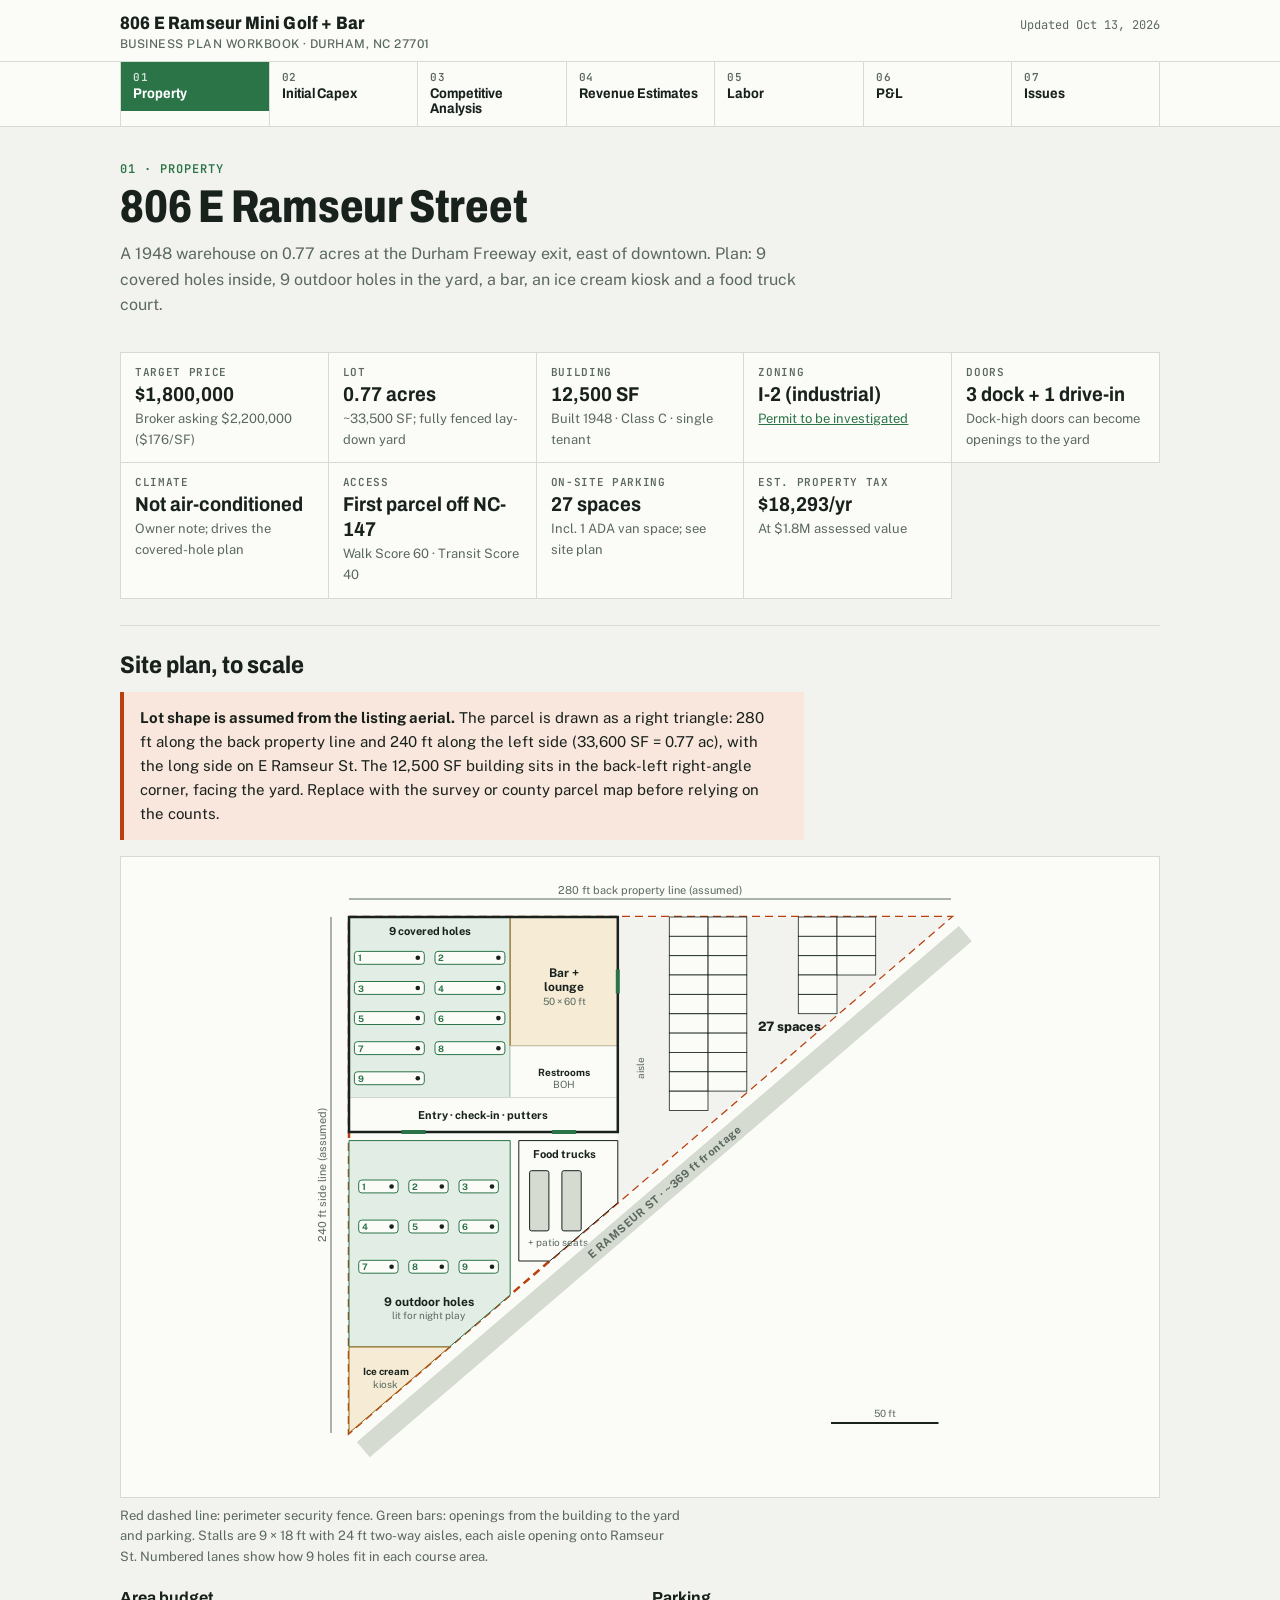
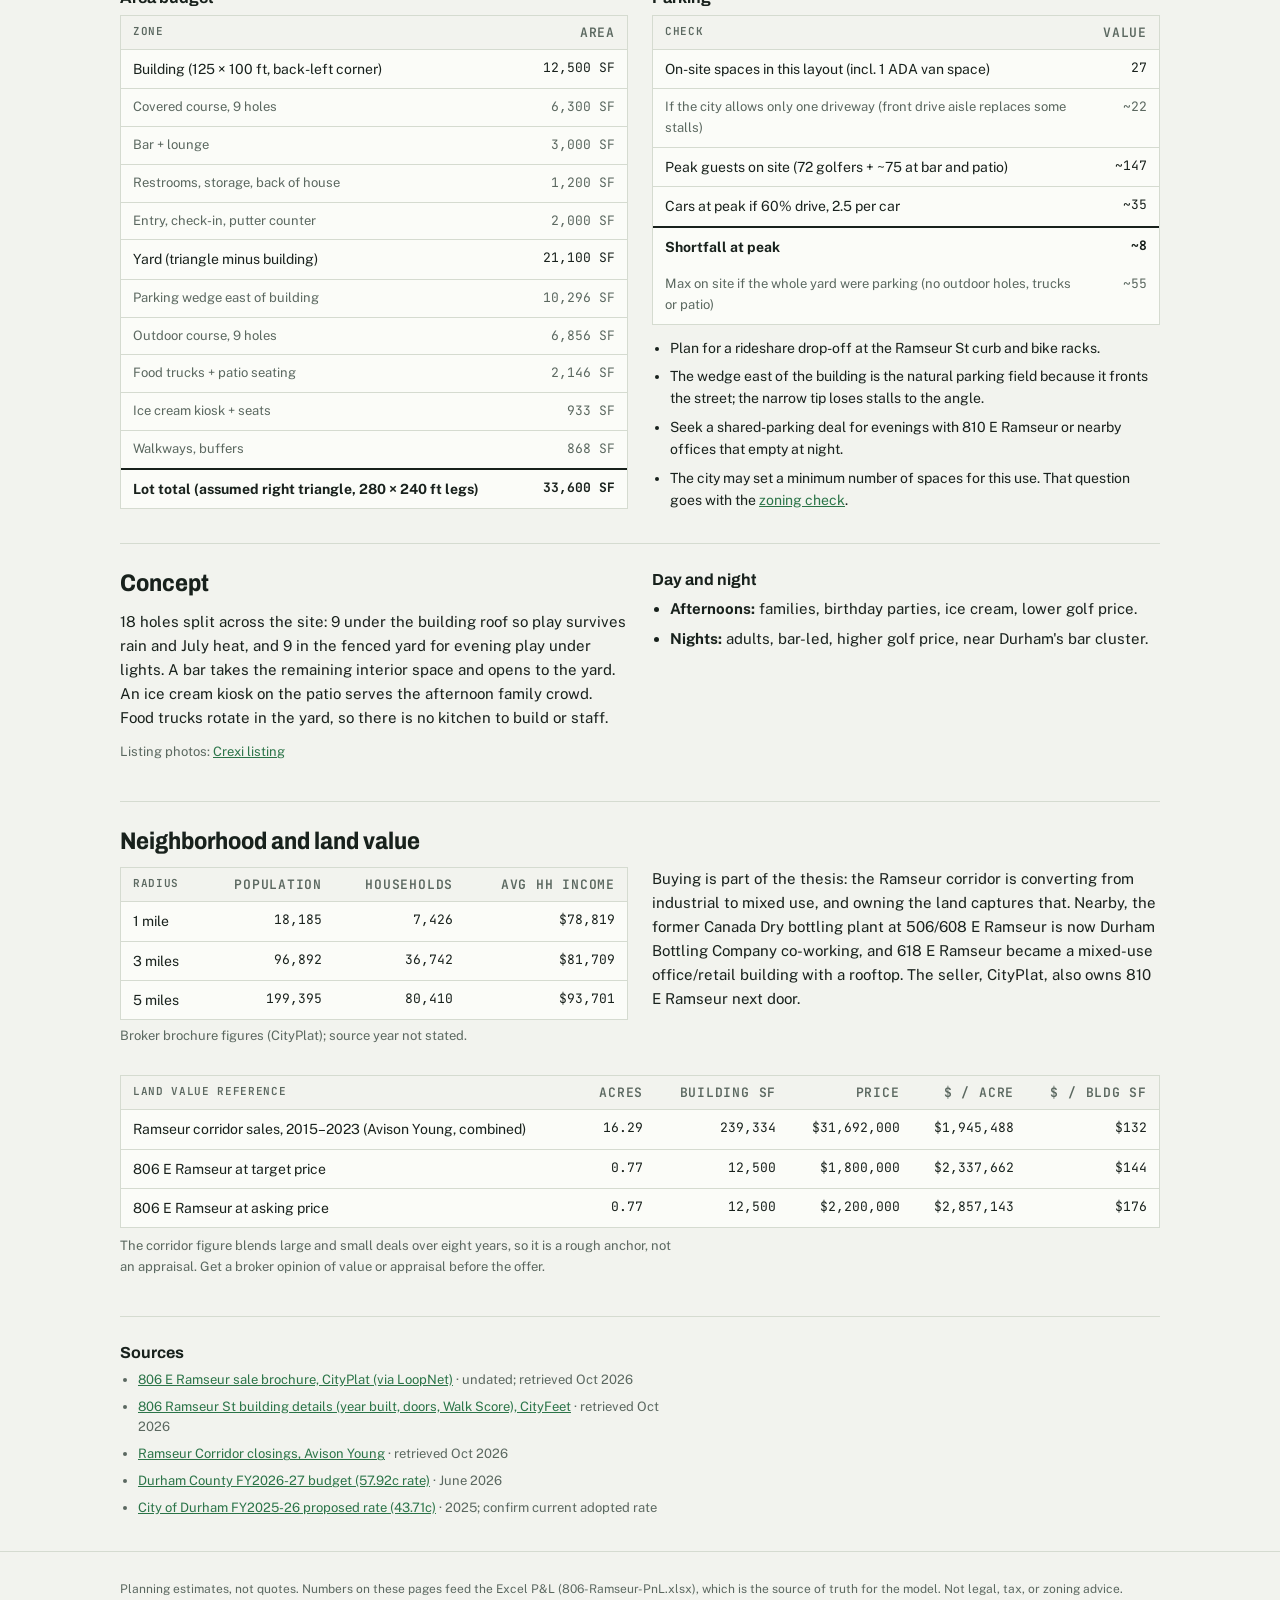
<file: index.html>
<!doctype html><html lang="en"><head><meta charset="utf-8"><meta name="viewport" content="width=device-width, initial-scale=1, viewport-fit=cover"><title>806 Ramseur Business Plan</title><link rel="preconnect" href="https://fonts.googleapis.com"><link rel="preconnect" href="https://fonts.gstatic.com" crossorigin><link rel="stylesheet" href="https://fonts.googleapis.com/css2?family=Archivo:wdth,wght@75..100,500..800&family=JetBrains+Mono:wght@400;600&family=Public+Sans:wght@400;600;700&display=swap"><link rel="stylesheet" href="styles.css">
</head><body><header class="mast"><div class="wrap"><div class="brand">806 E Ramseur Mini Golf + Bar<small>Business plan workbook · Durham, NC 27701</small></div><div class="meta">Updated Oct 13, 2026</div></div></header>
<nav class="card-nav" aria-label="Plan sections"><ol><li><a href="index.html" aria-current="page"><span class="no">01</span><span class="nm">Property</span></a></li><li><a href="capex.html"><span class="no">02</span><span class="nm">Initial Capex</span></a></li><li><a href="competition.html"><span class="no">03</span><span class="nm">Competitive Analysis</span></a></li><li><a href="revenue.html"><span class="no">04</span><span class="nm">Revenue Estimates</span></a></li><li><a href="labor.html"><span class="no">05</span><span class="nm">Labor</span></a></li><li><a href="pnl.html"><span class="no">06</span><span class="nm">P&amp;L</span></a></li><li><a href="issues.html"><span class="no">07</span><span class="nm">Issues</span></a></li></ol></nav>
<main class="wrap">
<div class="ph"><div class="eyebrow">01 · Property</div><h1>806 E Ramseur Street</h1><p class="lede">A 1948 warehouse on 0.77 acres at the Durham Freeway exit, east of downtown. Plan: 9 covered holes inside, 9 outdoor holes in the yard, a bar, an ice cream kiosk and a food truck court.</p></div>

<section><div class="facts"><div class="fact"><div class="k">Target price</div><div class="v">$1,800,000</div><div class="s">Broker asking $2,200,000 ($176/SF)</div></div><div class="fact"><div class="k">Lot</div><div class="v">0.77 acres</div><div class="s">~33,500 SF; fully fenced lay-down yard</div></div><div class="fact"><div class="k">Building</div><div class="v">12,500 SF</div><div class="s">Built 1948 · Class C · single tenant</div></div><div class="fact"><div class="k">Zoning</div><div class="v">I-2 (industrial)</div><div class="s"><a href="issues.html">Permit to be investigated</a></div></div><div class="fact"><div class="k">Doors</div><div class="v">3 dock + 1 drive-in</div><div class="s">Dock-high doors can become openings to the yard</div></div><div class="fact"><div class="k">Climate</div><div class="v">Not air-conditioned</div><div class="s">Owner note; drives the covered-hole plan</div></div><div class="fact"><div class="k">Access</div><div class="v">First parcel off NC-147</div><div class="s">Walk Score 60 · Transit Score 40</div></div><div class="fact"><div class="k">On-site parking</div><div class="v">27 spaces</div><div class="s">Incl. 1 ADA van space; see site plan</div></div><div class="fact"><div class="k">Est. property tax</div><div class="v">$18,293/yr</div><div class="s">At $1.8M assessed value</div></div></div></section>

<section><h2>Site plan, to scale</h2>
<div class="callout" style="margin-bottom:16px"><p><b>Lot shape is assumed from the listing aerial.</b> The parcel is drawn as a right triangle: 280 ft along the back property line and 240 ft along the left side (33,600 SF = 0.77 ac), with the long side on E Ramseur St. The 12,500 SF building sits in the back-left right-angle corner, facing the yard. Replace with the survey or county parcel map before relying on the counts.</p></div>
<div class="tw" style="padding:14px"><svg viewBox="0 0 702 612" width="100%" style="max-width:702px;display:block;margin:auto" role="img" aria-label="To-scale site plan on an assumed right-triangle lot: building in the back-left corner, 27-space parking wedge to its right, outdoor holes, food trucks and patio in front, street along the long side"><polygon points="60.0,46.0 662.0,46.0 60.0,562.0" fill="var(--surface)" stroke="var(--flag)" stroke-width="2.5" stroke-dasharray="8 5"/><polygon points="328.8,46.0 662.0,46.0 662.0,46.0 328.8,331.6" fill="var(--bg)" stroke="none" /><polygon points="60.0,46.0 221.2,46.0 221.2,226.6 60.0,226.6" fill="var(--turf-soft)" stroke="var(--turf)" /><polygon points="221.2,46.0 328.8,46.0 328.8,175.0 221.2,175.0" fill="var(--amber-soft)" stroke="var(--amber)" /><polygon points="221.2,175.0 328.8,175.0 328.8,226.6 221.2,226.6" fill="var(--surface)" stroke="var(--line)" /><polygon points="60.0,226.6 328.8,226.6 328.8,261.0 60.0,261.0" fill="var(--surface)" stroke="var(--line)" /><polygon points="60.0,269.6 221.2,269.6 221.2,423.8 160.3,476.0 60.0,476.0" fill="var(--turf-soft)" stroke="var(--turf)" /><polygon points="229.8,269.6 328.8,269.6 328.8,331.6 260.7,390.0 229.8,390.0" fill="var(--surface)" stroke="var(--ink)" /><polygon points="60.0,476.0 160.3,476.0 60.0,562.0 60.0,562.0" fill="var(--amber-soft)" stroke="var(--amber)" /><rect x="60.0" y="46.0" width="268.8" height="215.0" fill="none" stroke="var(--ink)" stroke-width="2.5"/><rect x="65.4" y="80.4" width="69.9" height="12.9" fill="var(--surface)" stroke="var(--turf)" rx="3"/><circle cx="128.8" cy="86.8" r="2.3" fill="var(--ink)"/><text x="68.6" y="90.3" font-size="9" font-weight="700" fill="var(--turf)">1</text><rect x="146.0" y="80.4" width="69.9" height="12.9" fill="var(--surface)" stroke="var(--turf)" rx="3"/><circle cx="209.4" cy="86.8" r="2.3" fill="var(--ink)"/><text x="149.2" y="90.3" font-size="9" font-weight="700" fill="var(--turf)">2</text><rect x="65.4" y="110.5" width="69.9" height="12.9" fill="var(--surface)" stroke="var(--turf)" rx="3"/><circle cx="128.8" cy="117.0" r="2.3" fill="var(--ink)"/><text x="68.6" y="120.5" font-size="9" font-weight="700" fill="var(--turf)">3</text><rect x="146.0" y="110.5" width="69.9" height="12.9" fill="var(--surface)" stroke="var(--turf)" rx="3"/><circle cx="209.4" cy="117.0" r="2.3" fill="var(--ink)"/><text x="149.2" y="120.5" font-size="9" font-weight="700" fill="var(--turf)">4</text><rect x="65.4" y="140.6" width="69.9" height="12.9" fill="var(--surface)" stroke="var(--turf)" rx="3"/><circle cx="128.8" cy="147.1" r="2.3" fill="var(--ink)"/><text x="68.6" y="150.6" font-size="9" font-weight="700" fill="var(--turf)">5</text><rect x="146.0" y="140.6" width="69.9" height="12.9" fill="var(--surface)" stroke="var(--turf)" rx="3"/><circle cx="209.4" cy="147.1" r="2.3" fill="var(--ink)"/><text x="149.2" y="150.6" font-size="9" font-weight="700" fill="var(--turf)">6</text><rect x="65.4" y="170.7" width="69.9" height="12.9" fill="var(--surface)" stroke="var(--turf)" rx="3"/><circle cx="128.8" cy="177.2" r="2.3" fill="var(--ink)"/><text x="68.6" y="180.7" font-size="9" font-weight="700" fill="var(--turf)">7</text><rect x="146.0" y="170.7" width="69.9" height="12.9" fill="var(--surface)" stroke="var(--turf)" rx="3"/><circle cx="209.4" cy="177.2" r="2.3" fill="var(--ink)"/><text x="149.2" y="180.7" font-size="9" font-weight="700" fill="var(--turf)">8</text><rect x="65.4" y="200.8" width="69.9" height="12.9" fill="var(--surface)" stroke="var(--turf)" rx="3"/><circle cx="128.8" cy="207.2" r="2.3" fill="var(--ink)"/><text x="68.6" y="210.8" font-size="9" font-weight="700" fill="var(--turf)">9</text><rect x="69.7" y="309.0" width="39.4" height="12.9" fill="var(--surface)" stroke="var(--turf)" rx="3"/><circle cx="102.6" cy="315.5" r="2.3" fill="var(--ink)"/><text x="72.9" y="319.0" font-size="9" font-weight="700" fill="var(--turf)">1</text><rect x="119.8" y="309.0" width="39.4" height="12.9" fill="var(--surface)" stroke="var(--turf)" rx="3"/><circle cx="152.8" cy="315.5" r="2.3" fill="var(--ink)"/><text x="123.1" y="319.0" font-size="9" font-weight="700" fill="var(--turf)">2</text><rect x="170.0" y="309.0" width="39.4" height="12.9" fill="var(--surface)" stroke="var(--turf)" rx="3"/><circle cx="203.0" cy="315.5" r="2.3" fill="var(--ink)"/><text x="173.2" y="319.0" font-size="9" font-weight="700" fill="var(--turf)">3</text><rect x="69.7" y="349.1" width="39.4" height="12.9" fill="var(--surface)" stroke="var(--turf)" rx="3"/><circle cx="102.6" cy="355.6" r="2.3" fill="var(--ink)"/><text x="72.9" y="359.1" font-size="9" font-weight="700" fill="var(--turf)">4</text><rect x="119.8" y="349.1" width="39.4" height="12.9" fill="var(--surface)" stroke="var(--turf)" rx="3"/><circle cx="152.8" cy="355.6" r="2.3" fill="var(--ink)"/><text x="123.1" y="359.1" font-size="9" font-weight="700" fill="var(--turf)">5</text><rect x="170.0" y="349.1" width="39.4" height="12.9" fill="var(--surface)" stroke="var(--turf)" rx="3"/><circle cx="203.0" cy="355.6" r="2.3" fill="var(--ink)"/><text x="173.2" y="359.1" font-size="9" font-weight="700" fill="var(--turf)">6</text><rect x="69.7" y="389.3" width="39.4" height="12.9" fill="var(--surface)" stroke="var(--turf)" rx="3"/><circle cx="102.6" cy="395.7" r="2.3" fill="var(--ink)"/><text x="72.9" y="399.2" font-size="9" font-weight="700" fill="var(--turf)">7</text><rect x="119.8" y="389.3" width="39.4" height="12.9" fill="var(--surface)" stroke="var(--turf)" rx="3"/><circle cx="152.8" cy="395.7" r="2.3" fill="var(--ink)"/><text x="123.1" y="399.2" font-size="9" font-weight="700" fill="var(--turf)">8</text><rect x="170.0" y="389.3" width="39.4" height="12.9" fill="var(--surface)" stroke="var(--turf)" rx="3"/><circle cx="203.0" cy="395.7" r="2.3" fill="var(--ink)"/><text x="173.2" y="399.2" font-size="9" font-weight="700" fill="var(--turf)">9</text><rect x="380.3" y="46.0" width="38.7" height="19.3" fill="var(--surface)" stroke="var(--ink)" stroke-width=".8"/><rect x="380.3" y="65.3" width="38.7" height="19.3" fill="var(--surface)" stroke="var(--ink)" stroke-width=".8"/><rect x="380.3" y="84.7" width="38.7" height="19.3" fill="var(--surface)" stroke="var(--ink)" stroke-width=".8"/><rect x="380.3" y="104.0" width="38.7" height="19.3" fill="var(--surface)" stroke="var(--ink)" stroke-width=".8"/><rect x="380.3" y="123.4" width="38.7" height="19.3" fill="var(--surface)" stroke="var(--ink)" stroke-width=".8"/><rect x="380.3" y="142.8" width="38.7" height="19.3" fill="var(--surface)" stroke="var(--ink)" stroke-width=".8"/><rect x="380.3" y="162.1" width="38.7" height="19.3" fill="var(--surface)" stroke="var(--ink)" stroke-width=".8"/><rect x="380.3" y="181.4" width="38.7" height="19.3" fill="var(--surface)" stroke="var(--ink)" stroke-width=".8"/><rect x="380.3" y="200.8" width="38.7" height="19.3" fill="var(--surface)" stroke="var(--ink)" stroke-width=".8"/><rect x="380.3" y="220.2" width="38.7" height="19.3" fill="var(--surface)" stroke="var(--ink)" stroke-width=".8"/><rect x="419.1" y="46.0" width="38.7" height="19.3" fill="var(--surface)" stroke="var(--ink)" stroke-width=".8"/><rect x="419.1" y="65.3" width="38.7" height="19.3" fill="var(--surface)" stroke="var(--ink)" stroke-width=".8"/><rect x="419.1" y="84.7" width="38.7" height="19.3" fill="var(--surface)" stroke="var(--ink)" stroke-width=".8"/><rect x="419.1" y="104.0" width="38.7" height="19.3" fill="var(--surface)" stroke="var(--ink)" stroke-width=".8"/><rect x="419.1" y="123.4" width="38.7" height="19.3" fill="var(--surface)" stroke="var(--ink)" stroke-width=".8"/><rect x="419.1" y="142.8" width="38.7" height="19.3" fill="var(--surface)" stroke="var(--ink)" stroke-width=".8"/><rect x="419.1" y="162.1" width="38.7" height="19.3" fill="var(--surface)" stroke="var(--ink)" stroke-width=".8"/><rect x="419.1" y="181.4" width="38.7" height="19.3" fill="var(--surface)" stroke="var(--ink)" stroke-width=".8"/><rect x="419.1" y="200.8" width="38.7" height="19.3" fill="var(--surface)" stroke="var(--ink)" stroke-width=".8"/><rect x="509.3" y="46.0" width="38.7" height="19.3" fill="var(--surface)" stroke="var(--ink)" stroke-width=".8"/><rect x="509.3" y="65.3" width="38.7" height="19.3" fill="var(--surface)" stroke="var(--ink)" stroke-width=".8"/><rect x="509.3" y="84.7" width="38.7" height="19.3" fill="var(--surface)" stroke="var(--ink)" stroke-width=".8"/><rect x="509.3" y="104.0" width="38.7" height="19.3" fill="var(--surface)" stroke="var(--ink)" stroke-width=".8"/><rect x="509.3" y="123.4" width="38.7" height="19.3" fill="var(--surface)" stroke="var(--ink)" stroke-width=".8"/><rect x="548.0" y="46.0" width="38.7" height="19.3" fill="var(--surface)" stroke="var(--ink)" stroke-width=".8"/><rect x="548.0" y="65.3" width="38.7" height="19.3" fill="var(--surface)" stroke="var(--ink)" stroke-width=".8"/><rect x="548.0" y="84.7" width="38.7" height="19.3" fill="var(--surface)" stroke="var(--ink)" stroke-width=".8"/><text x="354.6" y="196.5" font-size="10" font-weight="400" fill="var(--muted)" text-anchor="middle" transform="rotate(-90 354.6 196.5)">aisle</text><rect x="240.6" y="299.7" width="19.3" height="60.2" fill="var(--line)" stroke="var(--ink)" rx="2"/><rect x="272.9" y="299.7" width="19.3" height="60.2" fill="var(--line)" stroke="var(--ink)" rx="2"/><text x="140.6" y="64.3" font-size="11" font-weight="700" fill="var(--ink)" text-anchor="middle">9 covered holes</text><text x="275.0" y="106.2" font-size="12" font-weight="700" fill="var(--ink)" text-anchor="middle">Bar +</text><text x="275.0" y="120.2" font-size="12" font-weight="700" fill="var(--ink)" text-anchor="middle">lounge</text><text x="275.0" y="134.1" font-size="10" font-weight="400" fill="var(--muted)" text-anchor="middle">50 × 60 ft</text><text x="275.0" y="205.1" font-size="10" font-weight="700" fill="var(--ink)" text-anchor="middle">Restrooms</text><text x="275.0" y="216.9" font-size="10" font-weight="400" fill="var(--muted)" text-anchor="middle">BOH</text><text x="194.4" y="248.1" font-size="11" font-weight="700" fill="var(--ink)" text-anchor="middle">Entry · check-in · putters</text><text x="139.6" y="435.1" font-size="12" font-weight="700" fill="var(--ink)" text-anchor="middle">9 outdoor holes</text><text x="139.6" y="448.1" font-size="10" font-weight="400" fill="var(--muted)" text-anchor="middle">lit for night play</text><text x="275.0" y="286.8" font-size="11" font-weight="700" fill="var(--ink)" text-anchor="middle">Food trucks</text><text x="268.5" y="374.9" font-size="10" font-weight="400" fill="var(--muted)" text-anchor="middle">+ patio seats</text><text x="96.5" y="503.9" font-size="10" font-weight="700" fill="var(--ink)" text-anchor="middle">Ice cream</text><text x="96.5" y="516.8" font-size="10" font-weight="400" fill="var(--muted)" text-anchor="middle">kiosk</text><text x="500.8" y="159.9" font-size="13" font-weight="800" fill="var(--ink)" text-anchor="middle">27 spaces</text><rect x="112.5" y="259.0" width="24" height="4" fill="var(--turf)"/><rect x="263.0" y="259.0" width="24" height="4" fill="var(--turf)"/><rect x="326.8" y="98.5" width="4" height="24" fill="var(--turf)"/><line x1="60.0" y1="28.0" x2="662.0" y2="28.0" stroke="var(--muted)"/><text x="361.0" y="23.0" font-size="11" fill="var(--muted)" text-anchor="middle">280 ft back property line (assumed)</text><line x1="42.0" y1="46.0" x2="42.0" y2="562.0" stroke="var(--muted)"/><text x="37.0" y="304.0" font-size="11" fill="var(--muted)" text-anchor="middle" transform="rotate(-90 37.0 304.0)">240 ft side line (assumed)</text><text x="194.4" y="273.0" font-size="10" fill="var(--muted)" text-anchor="middle"></text><line x1="676.3" y1="62.7" x2="74.3" y2="578.7" stroke="var(--line)" stroke-width="20"/><text x="375.3" y="324.7" font-size="11" font-weight="700" fill="var(--muted)" text-anchor="middle" letter-spacing=".06em" transform="rotate(319.4 375.3 320.7)">E RAMSEUR ST · ~369 ft frontage</text><line x1="542.0" y1="552.0" x2="649.5" y2="552.0" stroke="var(--ink)" stroke-width="2"/><text x="595.8" y="546.0" font-size="10" fill="var(--muted)" text-anchor="middle">50 ft</text></svg></div>
<p class="note" style="margin-top:8px">Red dashed line: perimeter security fence. Green bars: openings from the building to the yard and parking. Stalls are 9 × 18 ft with 24 ft two-way aisles, each aisle opening onto Ramseur St. Numbered lanes show how 9 holes fit in each course area.</p>
<div class="two" style="margin-top:20px">
<div><h3>Area budget</h3>
<div class="tw"><table><thead><tr><th>Zone</th><th class="n">Area</th></tr></thead><tbody><tr class=""><td>Building (125 × 100 ft, back-left corner)</td><td class="n">12,500 SF</td></tr><tr class="sub"><td>Covered course, 9 holes</td><td class="n">6,300 SF</td></tr><tr class="sub"><td>Bar + lounge</td><td class="n">3,000 SF</td></tr><tr class="sub"><td>Restrooms, storage, back of house</td><td class="n">1,200 SF</td></tr><tr class="sub"><td>Entry, check-in, putter counter</td><td class="n">2,000 SF</td></tr><tr class=""><td>Yard (triangle minus building)</td><td class="n">21,100 SF</td></tr><tr class="sub"><td>Parking wedge east of building</td><td class="n">10,296 SF</td></tr><tr class="sub"><td>Outdoor course, 9 holes</td><td class="n">6,856 SF</td></tr><tr class="sub"><td>Food trucks + patio seating</td><td class="n">2,146 SF</td></tr><tr class="sub"><td>Ice cream kiosk + seats</td><td class="n">933 SF</td></tr><tr class="sub"><td>Walkways, buffers</td><td class="n">868 SF</td></tr><tr class="total"><td>Lot total (assumed right triangle, 280 × 240 ft legs)</td><td class="n">33,600 SF</td></tr></tbody></table></div></div>
<div><h3>Parking</h3>
<div class="tw"><table><thead><tr><th>Check</th><th class="n">Value</th></tr></thead><tbody>
<tr><td>On-site spaces in this layout (incl. 1 ADA van space)</td><td class="n">27</td></tr>
<tr class="sub"><td>If the city allows only one driveway (front drive aisle replaces some stalls)</td><td class="n">~22</td></tr>
<tr><td>Peak guests on site (72 golfers + ~75 at bar and patio)</td><td class="n">~147</td></tr>
<tr><td>Cars at peak if 60% drive, 2.5 per car</td><td class="n">~35</td></tr>
<tr class="total"><td>Shortfall at peak</td><td class="n">~8</td></tr>
<tr class="sub"><td>Max on site if the whole yard were parking (no outdoor holes, trucks or patio)</td><td class="n">~55</td></tr>
</tbody></table></div>
<ul class="plain" style="margin-top:12px;font-size:14px">
<li>Plan for a rideshare drop-off at the Ramseur St curb and bike racks.</li>
<li>The wedge east of the building is the natural parking field because it fronts the street; the narrow tip loses stalls to the angle.</li>
<li>Seek a shared-parking deal for evenings with 810 E Ramseur or nearby offices that empty at night.</li>
<li>The city may set a minimum number of spaces for this use. That question goes with the <a href="issues.html">zoning check</a>.</li>
</ul></div>
</div></section>

<section><div class="two">
<div><h2>Concept</h2>
<p>18 holes split across the site: 9 under the building roof so play survives rain and July heat, and 9 in the fenced yard for evening play under lights. A bar takes the remaining interior space and opens to the yard. An ice cream kiosk on the patio serves the afternoon family crowd. Food trucks rotate in the yard, so there is no kitchen to build or staff.</p>
<p class="note">Listing photos: <a href="https://www.crexi.com/properties/2567549/Durham-NC-27701" target="_blank" rel="noopener">Crexi listing</a></p></div>
<div><h3>Day and night</h3>
<ul class="plain">
<li><b>Afternoons:</b> families, birthday parties, ice cream, lower golf price.</li>
<li><b>Nights:</b> adults, bar-led, higher golf price, near Durham's bar cluster.</li>
</ul></div>
</div></section>

<section><h2>Neighborhood and land value</h2>
<div class="two">
<div><div class="tw"><table>
<thead><tr><th>Radius</th><th class="n">Population</th><th class="n">Households</th><th class="n">Avg HH income</th></tr></thead>
<tbody>
<tr><td>1 mile</td><td class="n">18,185</td><td class="n">7,426</td><td class="n">$78,819</td></tr>
<tr><td>3 miles</td><td class="n">96,892</td><td class="n">36,742</td><td class="n">$81,709</td></tr>
<tr><td>5 miles</td><td class="n">199,395</td><td class="n">80,410</td><td class="n">$93,701</td></tr>
</tbody></table></div><p class="note" style="margin-top:6px">Broker brochure figures (CityPlat); source year not stated.</p></div>
<div>
<p>Buying is part of the thesis: the Ramseur corridor is converting from industrial to mixed use, and owning the land captures that. Nearby, the former Canada Dry bottling plant at 506/608 E Ramseur is now Durham Bottling Company co-working, and 618 E Ramseur became a mixed-use office/retail building with a rooftop. The seller, CityPlat, also owns 810 E Ramseur next door.</p>
</div></div>
<div class="tw" style="margin-top:16px"><table>
<thead><tr><th>Land value reference</th><th class="n">Acres</th><th class="n">Building SF</th><th class="n">Price</th><th class="n">$ / acre</th><th class="n">$ / bldg SF</th></tr></thead>
<tbody>
<tr><td>Ramseur corridor sales, 2015–2023 (Avison Young, combined)</td><td class="n">16.29</td><td class="n">239,334</td><td class="n">$31,692,000</td><td class="n">$1,945,488</td><td class="n">$132</td></tr>
<tr><td>806 E Ramseur at target price</td><td class="n">0.77</td><td class="n">12,500</td><td class="n">$1,800,000</td><td class="n">$2,337,662</td><td class="n">$144</td></tr>
<tr><td>806 E Ramseur at asking price</td><td class="n">0.77</td><td class="n">12,500</td><td class="n">$2,200,000</td><td class="n">$2,857,143</td><td class="n">$176</td></tr>
</tbody></table></div>
<p class="note" style="margin-top:8px">The corridor figure blends large and small deals over eight years, so it is a rough anchor, not an appraisal. Get a broker opinion of value or appraisal before the offer.</p>
</section>
<section><h3>Sources</h3><ul class="sources plain"><li><a href="https://images.loopnet.ca/d2/WVwecndYaO26_QmMGtv4g_69rEeR6fzSuA3cbxnpOq0/806%20E%20Ramseur%20St%20Brochure.pdf" target="_blank" rel="noopener">806 E Ramseur sale brochure, CityPlat (via LoopNet)</a> · undated; retrieved Oct 2026</li><li><a href="https://www.cityfeet.com/cont/listing/806-ramseur-st-durham-nc-27701/cs40885305" target="_blank" rel="noopener">806 Ramseur St building details (year built, doors, Walk Score), CityFeet</a> · retrieved Oct 2026</li><li><a href="https://avison-young-markets.foleon.com/raleigh/raleigh-cm-capabilities/ramseur-corridor-closings" target="_blank" rel="noopener">Ramseur Corridor closings, Avison Young</a> · retrieved Oct 2026</li><li><a href="https://dconc.gov/DurhamCo-News/Durham-Commissioners-Approve-1.05-Billion-Budget.htm" target="_blank" rel="noopener">Durham County FY2026-27 budget (57.92c rate)</a> · June 2026</li><li><a href="https://www.durhamnc.gov/CivicAlerts.aspx?AID=3503" target="_blank" rel="noopener">City of Durham FY2025-26 proposed rate (43.71c)</a> · 2025; confirm current adopted rate</li></ul></section>
</main>
<footer><div class="wrap">Planning estimates, not quotes. Numbers on these pages feed the Excel P&amp;L (806-Ramseur-PnL.xlsx), which is the source of truth for the model. Not legal, tax, or zoning advice.</div></footer></body></html>
</file>
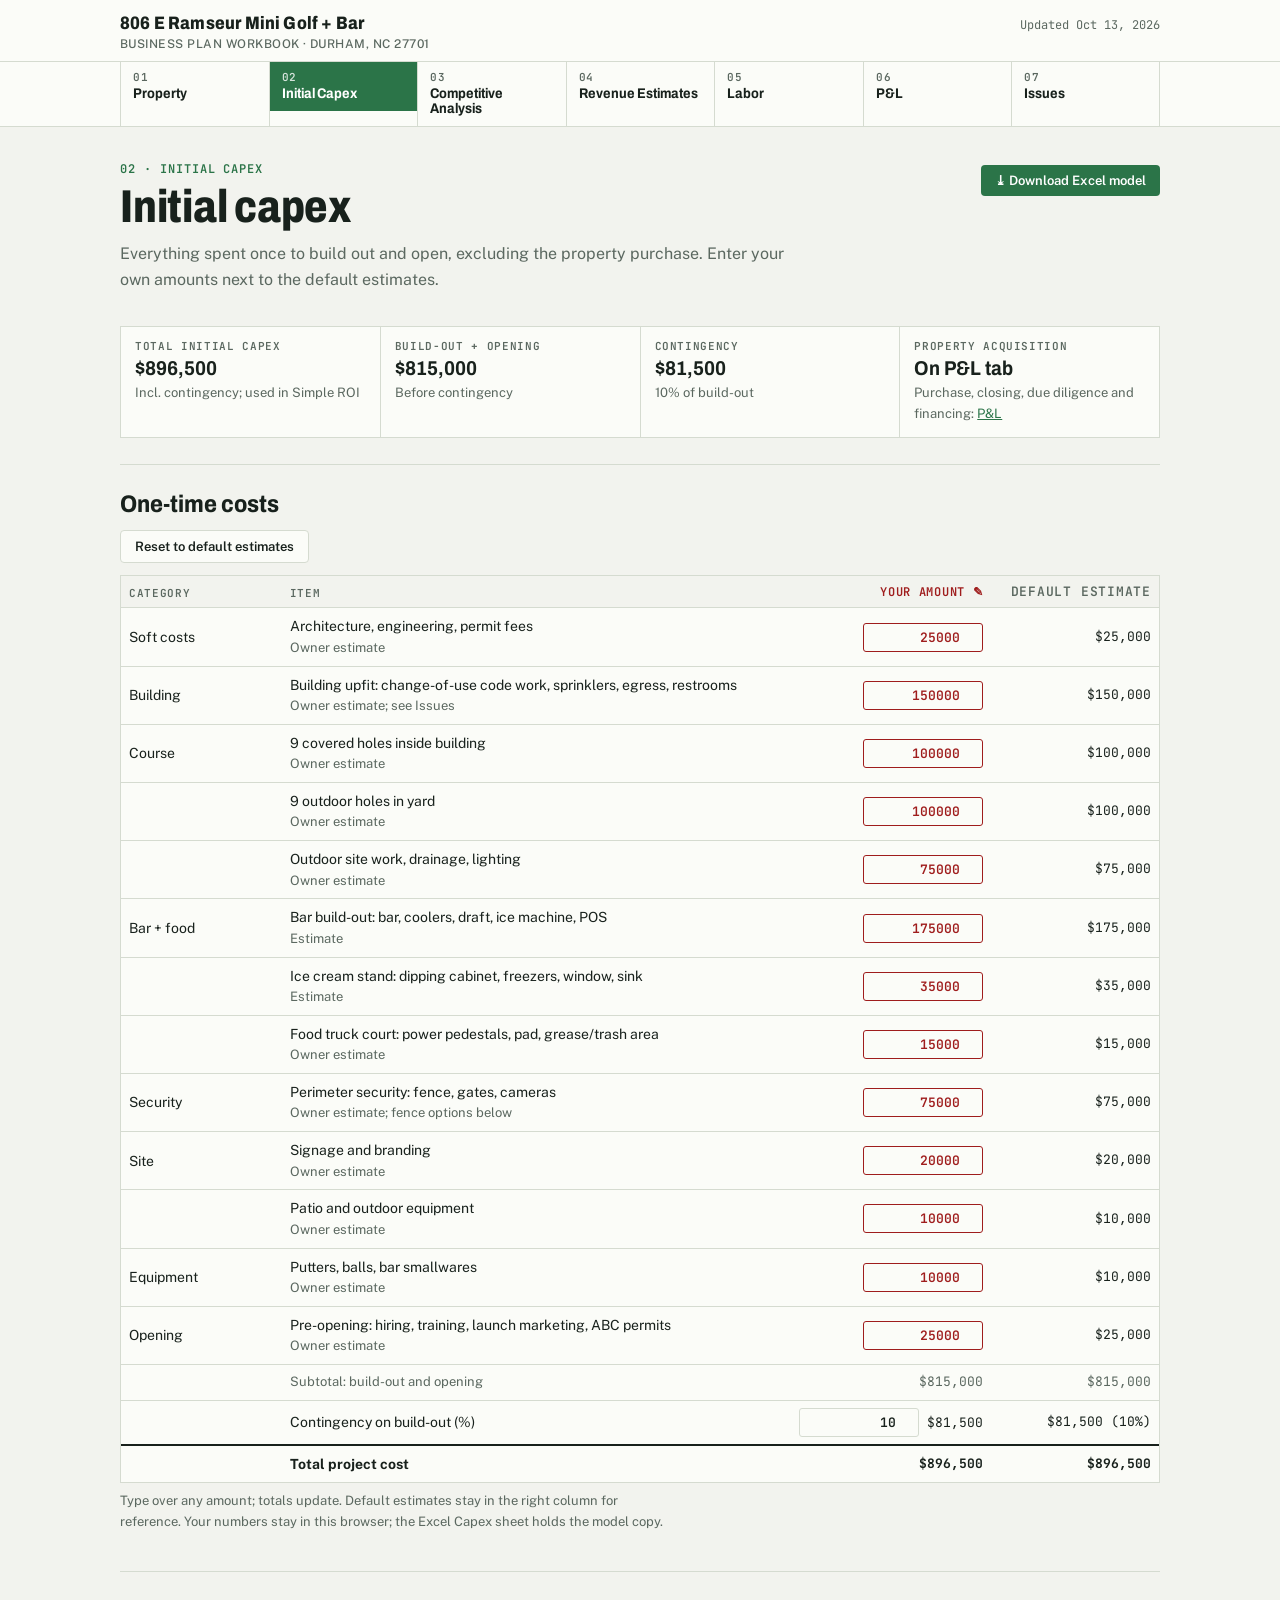
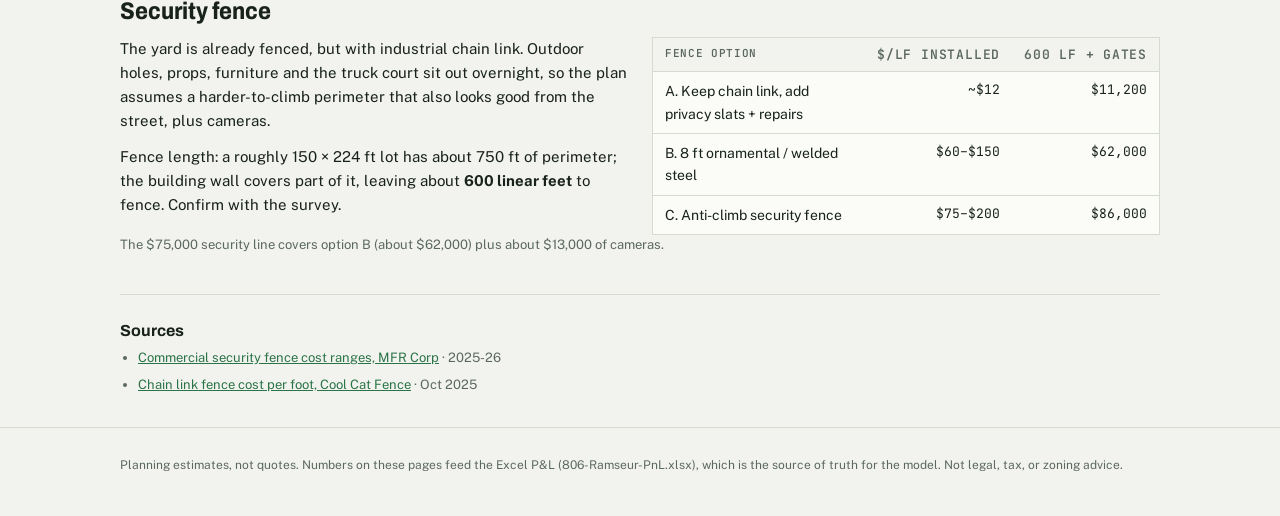
<file: capex.html>
<!doctype html><html lang="en"><head><meta charset="utf-8"><meta name="viewport" content="width=device-width, initial-scale=1, viewport-fit=cover"><title>806 Ramseur Initial Capex</title><link rel="preconnect" href="https://fonts.googleapis.com"><link rel="preconnect" href="https://fonts.gstatic.com" crossorigin><link rel="stylesheet" href="https://fonts.googleapis.com/css2?family=Archivo:wdth,wght@75..100,500..800&family=JetBrains+Mono:wght@400;600&family=Public+Sans:wght@400;600;700&display=swap"><link rel="stylesheet" href="styles.css"></head><body>
<header class="mast"><div class="wrap"><div class="brand">806 E Ramseur Mini Golf + Bar<small>Business plan workbook · Durham, NC 27701</small></div><div class="meta">Updated Oct 13, 2026</div></div></header>
<nav class="card-nav" aria-label="Plan sections"><ol><li><a href="index.html"><span class="no">01</span><span class="nm">Property</span></a></li><li><a href="capex.html" aria-current="page"><span class="no">02</span><span class="nm">Initial Capex</span></a></li><li><a href="competition.html"><span class="no">03</span><span class="nm">Competitive Analysis</span></a></li><li><a href="revenue.html"><span class="no">04</span><span class="nm">Revenue Estimates</span></a></li><li><a href="labor.html"><span class="no">05</span><span class="nm">Labor</span></a></li><li><a href="pnl.html"><span class="no">06</span><span class="nm">P&amp;L</span></a></li><li><a href="issues.html"><span class="no">07</span><span class="nm">Issues</span></a></li></ol></nav>
<main class="wrap">
<div class="ph"><a class="xl" href="806-Ramseur-PnL.xlsx" download>⤓ Download Excel model</a><div class="eyebrow">02 · Initial Capex</div><h1>Initial capex</h1><p class="lede">Everything spent once to build out and open, excluding the property purchase. Enter your own amounts next to the default estimates.</p></div>

<section><div class="facts">
<div class="fact"><div class="k">Total initial capex</div><div class="v" id="k_tot"></div><div class="s">Incl. contingency; used in Simple ROI</div></div>
<div class="fact"><div class="k">Build-out + opening</div><div class="v" id="k_bld"></div><div class="s">Before contingency</div></div>
<div class="fact"><div class="k">Contingency</div><div class="v" id="k_acq"></div><div class="s" id="k_bld_s"></div></div>
<div class="fact"><div class="k">Property acquisition</div><div class="v">On P&amp;L tab</div><div class="s">Purchase, closing, due diligence and financing: <a href="pnl.html">P&amp;L</a></div></div>
</div></section>
<section><h2>One-time costs</h2>
<div class="btns" style="margin-bottom:12px"><button type="button" id="reset">Reset to default estimates</button></div>
<div class="tw"><table class="grid">
<thead><tr><th>Category</th><th>Item</th><th class="n" style="color:var(--alert);font-size:12px">Your amount ✎</th><th class="n">Default estimate</th></tr></thead>
<tbody id="ctab"></tbody></table></div>
<p class="note" id="cmsg" style="margin-top:8px">Type over any amount; totals update. Default estimates stay in the right column for reference. Your numbers stay in this browser; the Excel Capex sheet holds the model copy.</p>
</section>

<section><h2>Security fence</h2>
<div class="two">
<div><p>The yard is already fenced, but with industrial chain link. Outdoor holes, props, furniture and the truck court sit out overnight, so the plan assumes a harder-to-climb perimeter that also looks good from the street, plus cameras.</p>
<p>Fence length: a roughly 150 × 224 ft lot has about 750 ft of perimeter; the building wall covers part of it, leaving about <b>600 linear feet</b> to fence. Confirm with the survey.</p></div>
<div class="tw"><table>
<thead><tr><th>Fence option</th><th class="n">$/LF installed</th><th class="n">600 LF + gates</th></tr></thead>
<tbody>
<tr><td>A. Keep chain link, add privacy slats + repairs</td><td class="n">~$12</td><td class="n">$11,200</td></tr>
<tr><td>B. 8 ft ornamental / welded steel</td><td class="n">$60–$150</td><td class="n">$62,000</td></tr>
<tr><td>C. Anti-climb security fence</td><td class="n">$75–$200</td><td class="n">$86,000</td></tr>
</tbody></table></div></div>
<p class="note">The $75,000 security line covers option B (about $62,000) plus about $13,000 of cameras.</p>
</section>
<script>
const CC={"items": [{"cat": "Soft costs", "item": "Architecture, engineering, permit fees", "dflt": 25000, "basis": "Owner estimate"}, {"cat": "Building", "item": "Building upfit: change-of-use code work, sprinklers, egress, restrooms", "dflt": 150000, "basis": "Owner estimate; see Issues"}, {"cat": "Course", "item": "9 covered holes inside building", "dflt": 100000, "basis": "Owner estimate"}, {"cat": "Course", "item": "9 outdoor holes in yard", "dflt": 100000, "basis": "Owner estimate"}, {"cat": "Course", "item": "Outdoor site work, drainage, lighting", "dflt": 75000, "basis": "Owner estimate"}, {"cat": "Bar + food", "item": "Bar build-out: bar, coolers, draft, ice machine, POS", "dflt": 175000, "basis": "Estimate"}, {"cat": "Bar + food", "item": "Ice cream stand: dipping cabinet, freezers, window, sink", "dflt": 35000, "basis": "Estimate"}, {"cat": "Bar + food", "item": "Food truck court: power pedestals, pad, grease/trash area", "dflt": 15000, "basis": "Owner estimate"}, {"cat": "Security", "item": "Perimeter security: fence, gates, cameras", "dflt": 75000, "basis": "Owner estimate; fence options below"}, {"cat": "Site", "item": "Signage and branding", "dflt": 20000, "basis": "Owner estimate"}, {"cat": "Site", "item": "Patio and outdoor equipment", "dflt": 10000, "basis": "Owner estimate"}, {"cat": "Equipment", "item": "Putters, balls, bar smallwares", "dflt": 10000, "basis": "Owner estimate"}, {"cat": "Opening", "item": "Pre-opening: hiring, training, launch marketing, ABC permits", "dflt": 25000, "basis": "Owner estimate"}], "cont": 0.1, "debt": 0.7};
const fmt=v=>'$'+Math.round(v).toLocaleString('en-US');
let V=CC.items.map(x=>x.dflt),CONT=CC.cont;
try{const sv=JSON.parse(localStorage.getItem('ramseur-capex2'));if(sv&&sv.v&&sv.v.length===V.length){V=sv.v;CONT=sv.c}}catch(e){}
function build(){let h='',cur='';
 CC.items.forEach((x,i)=>{h+=`<tr><td>${x.cat!==cur?x.cat:''}</td><td>${x.item}<div class="note">${x.basis}</div></td><td class="n"><input id="c${i}" type="number" min="0" step="1000" inputmode="decimal" value="${V[i]}" aria-label="${x.item}" style="width:120px;border-color:var(--alert);color:var(--alert)"></td><td class="n">${fmt(x.dflt)}</td></tr>`;cur=x.cat});
 h+=`<tr class="sub"><td></td><td>Subtotal: build-out and opening</td><td class="n" id="s_bld"></td><td class="n" id="d_bld"></td></tr>`;
 h+=`<tr><td></td><td>Contingency on build-out (%)</td><td class="n"><input id="cont" type="number" min="0" step="1" value="${Math.round(CONT*100)}" aria-label="Contingency percent" style="width:120px"> <span id="s_cont"></span></td><td class="n" id="d_cont"></td></tr>`;
 h+=`<tr class="total"><td></td><td>Total project cost</td><td class="n" id="s_tot"></td><td class="n" id="d_tot"></td></tr>`;
 document.getElementById('ctab').innerHTML=h}
function calc(){V=CC.items.map((x,i)=>parseFloat(document.getElementById('c'+i).value)||0);CONT=(parseFloat(document.getElementById('cont').value)||0)/100;
 const sum=(arr,acq)=>CC.items.reduce((s,x,i)=>s+((x.cat==='Acquisition')===acq?arr[i]:0),0);
 const a=sum(V,true),b=sum(V,false),c=b*CONT,t=a+b+c;
 const D=CC.items.map(x=>x.dflt),da=sum(D,true),db=sum(D,false),dc=db*CC.cont,dt=da+db+dc;
 const set=(id,v)=>document.getElementById(id).textContent=v;
 set('s_bld',fmt(b));set('s_cont',fmt(c));set('s_tot',fmt(t));
 set('d_bld',fmt(db));set('d_cont',fmt(dc)+' ('+Math.round(CC.cont*100)+'%)');set('d_tot',fmt(dt));
 set('k_tot',fmt(t));set('k_acq',fmt(c));set('k_bld',fmt(b));set('k_bld_s',Math.round(CONT*100)+'% of build-out');
 try{localStorage.setItem('ramseur-capex2',JSON.stringify({v:V,c:CONT}))}catch(e){}}
build();calc();
document.addEventListener('input',e=>{if(e.target.matches('input'))calc()});
document.getElementById('reset').addEventListener('click',()=>{V=CC.items.map(x=>x.dflt);CONT=CC.cont;build();calc();document.getElementById('cmsg').textContent='Default estimates restored.'});
</script>
<section><h3>Sources</h3><ul class="sources plain"><li><a href="https://mfrcorp.com/how-much-does-a-commercial-security-fence-cost-and-what-affects-pricing/" target="_blank" rel="noopener">Commercial security fence cost ranges, MFR Corp</a> · 2025-26</li><li><a href="https://coolcatfence.com/chain-link-fence-cost-per-foot/" target="_blank" rel="noopener">Chain link fence cost per foot, Cool Cat Fence</a> · Oct 2025</li></ul></section>
</main>
<footer><div class="wrap">Planning estimates, not quotes. Numbers on these pages feed the Excel P&amp;L (806-Ramseur-PnL.xlsx), which is the source of truth for the model. Not legal, tax, or zoning advice.</div></footer></body></html>
</file>
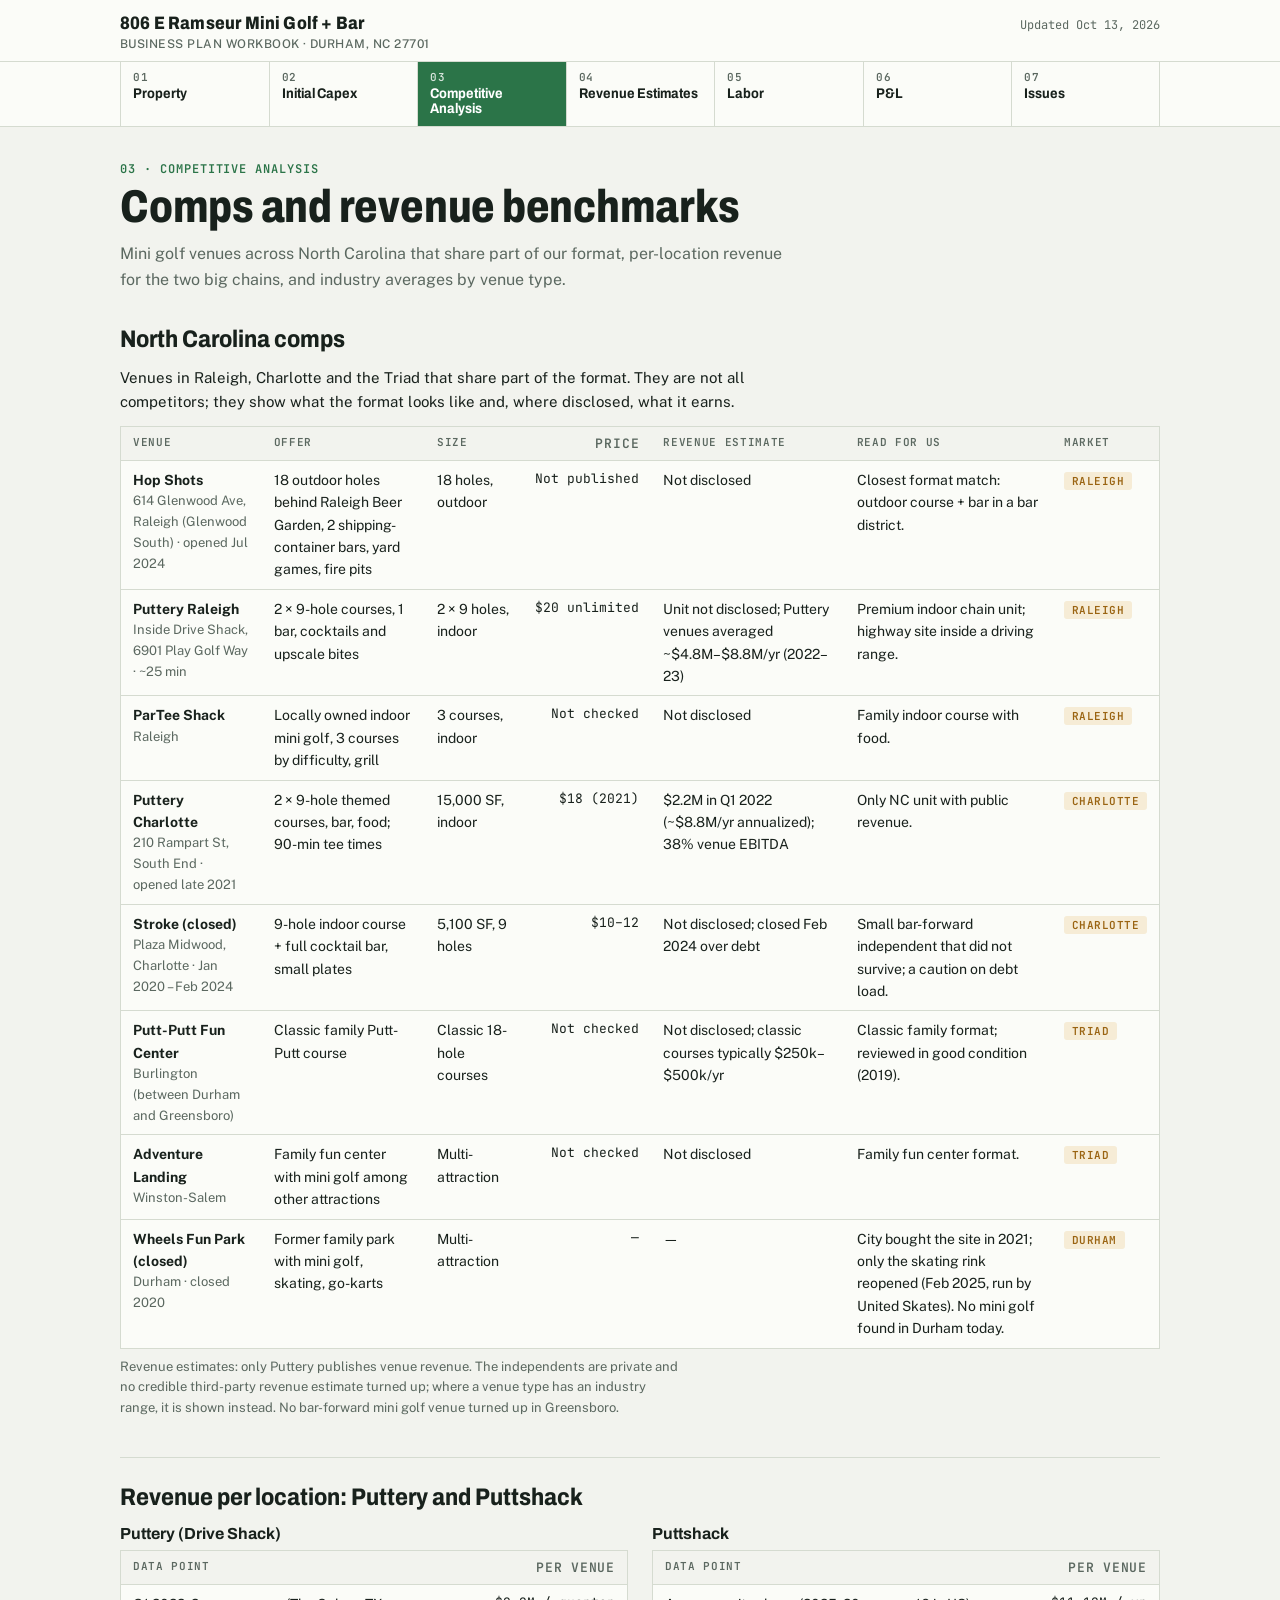
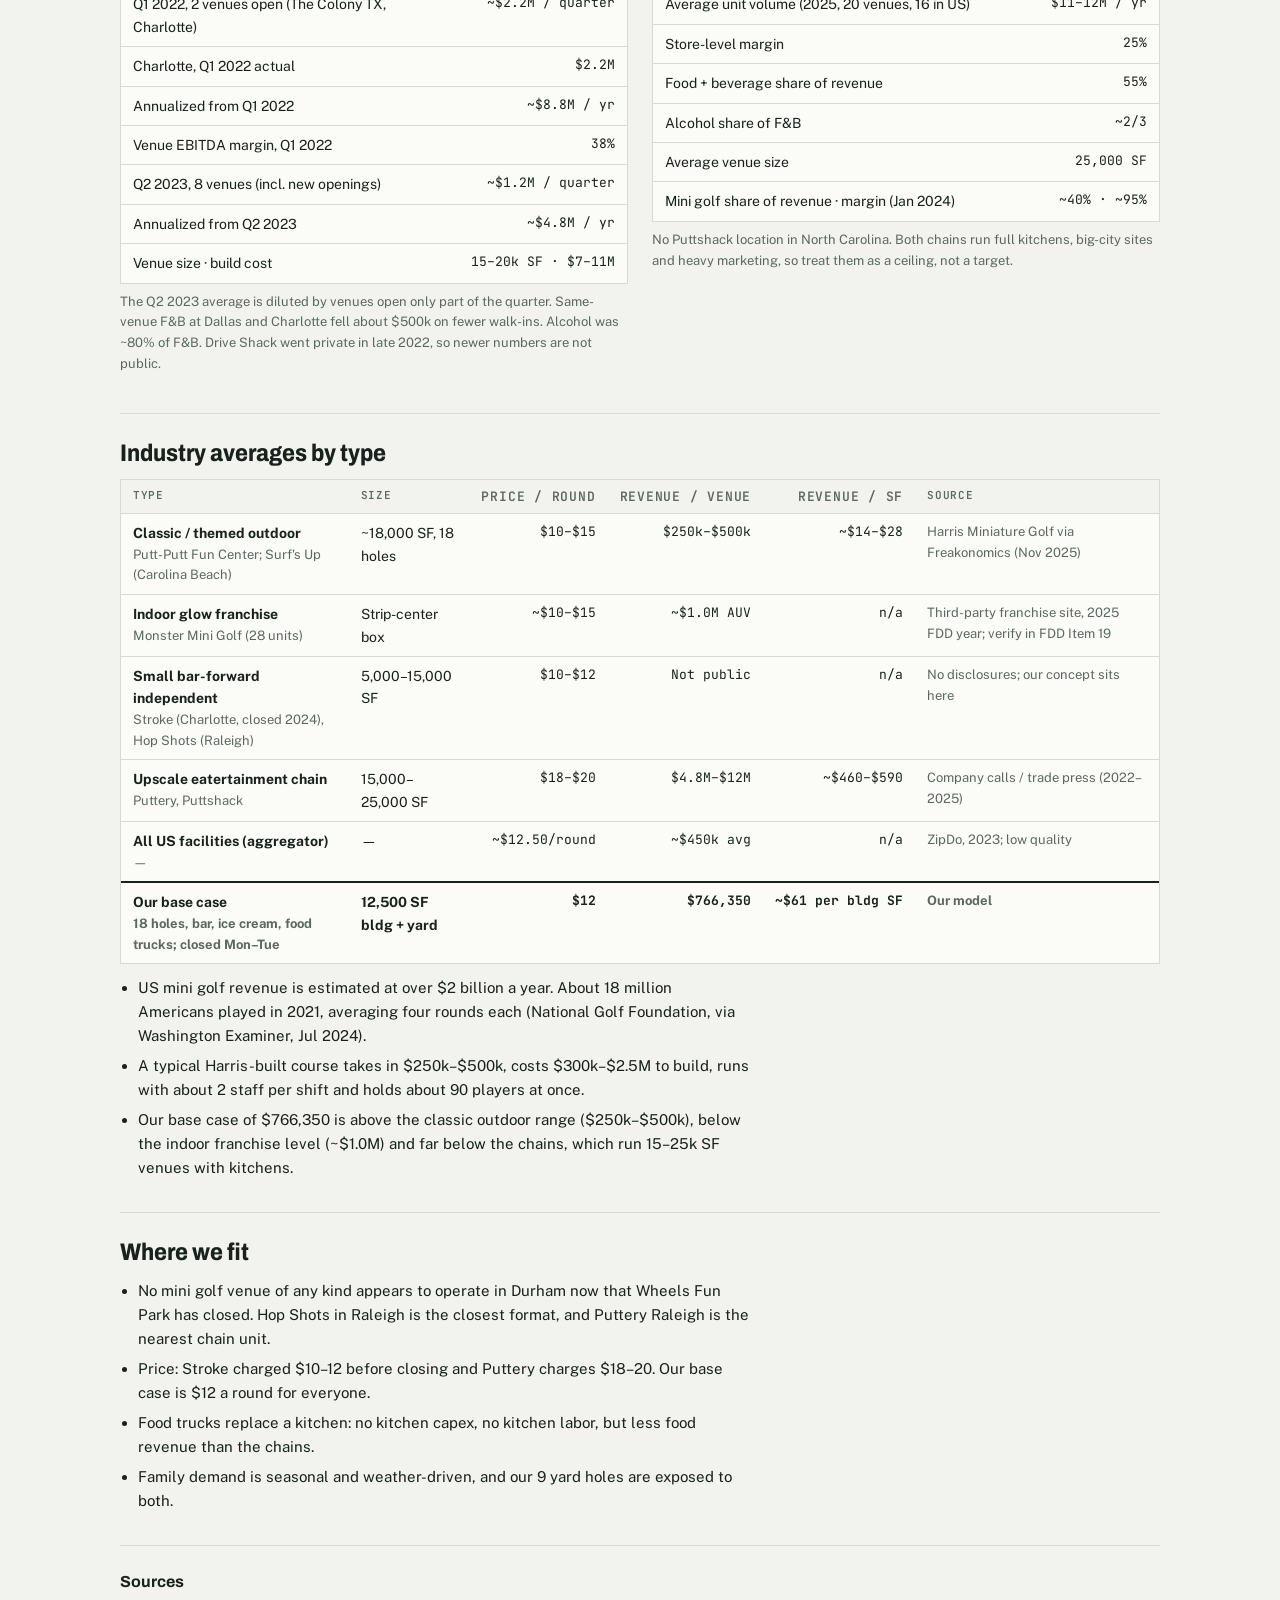
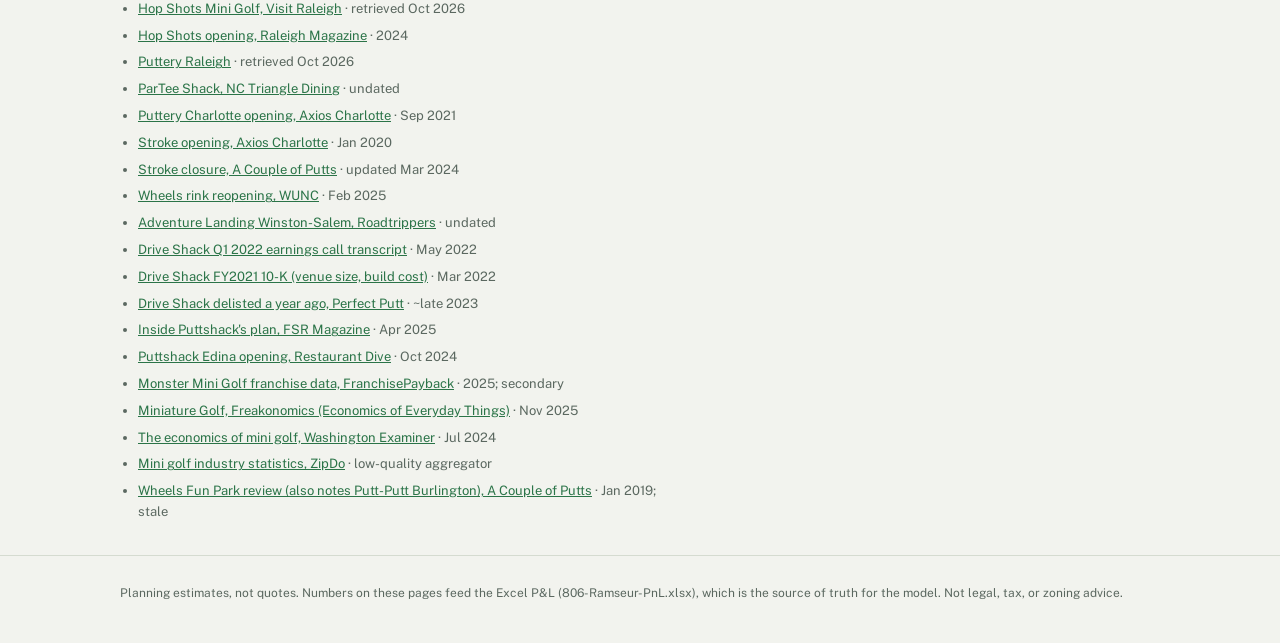
<file: competition.html>
<!doctype html><html lang="en"><head><meta charset="utf-8"><meta name="viewport" content="width=device-width, initial-scale=1, viewport-fit=cover"><title>806 Ramseur Competitive Analysis</title><link rel="preconnect" href="https://fonts.googleapis.com"><link rel="preconnect" href="https://fonts.gstatic.com" crossorigin><link rel="stylesheet" href="https://fonts.googleapis.com/css2?family=Archivo:wdth,wght@75..100,500..800&family=JetBrains+Mono:wght@400;600&family=Public+Sans:wght@400;600;700&display=swap"><link rel="stylesheet" href="styles.css"></head><body>
<header class="mast"><div class="wrap"><div class="brand">806 E Ramseur Mini Golf + Bar<small>Business plan workbook · Durham, NC 27701</small></div><div class="meta">Updated Oct 13, 2026</div></div></header>
<nav class="card-nav" aria-label="Plan sections"><ol><li><a href="index.html"><span class="no">01</span><span class="nm">Property</span></a></li><li><a href="capex.html"><span class="no">02</span><span class="nm">Initial Capex</span></a></li><li><a href="competition.html" aria-current="page"><span class="no">03</span><span class="nm">Competitive Analysis</span></a></li><li><a href="revenue.html"><span class="no">04</span><span class="nm">Revenue Estimates</span></a></li><li><a href="labor.html"><span class="no">05</span><span class="nm">Labor</span></a></li><li><a href="pnl.html"><span class="no">06</span><span class="nm">P&amp;L</span></a></li><li><a href="issues.html"><span class="no">07</span><span class="nm">Issues</span></a></li></ol></nav>
<main class="wrap">
<div class="ph"><div class="eyebrow">03 · Competitive Analysis</div><h1>Comps and revenue benchmarks</h1><p class="lede">Mini golf venues across North Carolina that share part of our format, per-location revenue for the two big chains, and industry averages by venue type.</p></div>

<section><h2>North Carolina comps</h2>
<p>Venues in Raleigh, Charlotte and the Triad that share part of the format. They are not all competitors; they show what the format looks like and, where disclosed, what it earns.</p>
<div class="tw"><table>
<thead><tr><th>Venue</th><th>Offer</th><th>Size</th><th class="n">Price</th><th>Revenue estimate</th><th>Read for us</th><th>Market</th></tr></thead>
<tbody><tr><td><b>Hop Shots</b><div class="note">614 Glenwood Ave, Raleigh (Glenwood South) · opened Jul 2024</div></td><td>18 outdoor holes behind Raleigh Beer Garden, 2 shipping-container bars, yard games, fire pits</td><td>18 holes, outdoor</td><td class="n">Not published</td><td>Not disclosed</td><td>Closest format match: outdoor course + bar in a bar district.</td><td><span class="chip open">Raleigh</span></td></tr><tr><td><b>Puttery Raleigh</b><div class="note">Inside Drive Shack, 6901 Play Golf Way · ~25 min</div></td><td>2 × 9-hole courses, 1 bar, cocktails and upscale bites</td><td>2 × 9 holes, indoor</td><td class="n">$20 unlimited</td><td>Unit not disclosed; Puttery venues averaged ~$4.8M–$8.8M/yr (2022–23)</td><td>Premium indoor chain unit; highway site inside a driving range.</td><td><span class="chip open">Raleigh</span></td></tr><tr><td><b>ParTee Shack</b><div class="note">Raleigh</div></td><td>Locally owned indoor mini golf, 3 courses by difficulty, grill</td><td>3 courses, indoor</td><td class="n">Not checked</td><td>Not disclosed</td><td>Family indoor course with food.</td><td><span class="chip open">Raleigh</span></td></tr><tr><td><b>Puttery Charlotte</b><div class="note">210 Rampart St, South End · opened late 2021</div></td><td>2 × 9-hole themed courses, bar, food; 90-min tee times</td><td>15,000 SF, indoor</td><td class="n">$18 (2021)</td><td>$2.2M in Q1 2022 (~$8.8M/yr annualized); 38% venue EBITDA</td><td>Only NC unit with public revenue.</td><td><span class="chip open">Charlotte</span></td></tr><tr><td><b>Stroke (closed)</b><div class="note">Plaza Midwood, Charlotte · Jan 2020 – Feb 2024</div></td><td>9-hole indoor course + full cocktail bar, small plates</td><td>5,100 SF, 9 holes</td><td class="n">$10–12</td><td>Not disclosed; closed Feb 2024 over debt</td><td>Small bar-forward independent that did not survive; a caution on debt load.</td><td><span class="chip open">Charlotte</span></td></tr><tr><td><b>Putt-Putt Fun Center</b><div class="note">Burlington (between Durham and Greensboro)</div></td><td>Classic family Putt-Putt course</td><td>Classic 18-hole courses</td><td class="n">Not checked</td><td>Not disclosed; classic courses typically $250k–$500k/yr</td><td>Classic family format; reviewed in good condition (2019).</td><td><span class="chip open">Triad</span></td></tr><tr><td><b>Adventure Landing</b><div class="note">Winston-Salem</div></td><td>Family fun center with mini golf among other attractions</td><td>Multi-attraction</td><td class="n">Not checked</td><td>Not disclosed</td><td>Family fun center format.</td><td><span class="chip open">Triad</span></td></tr><tr><td><b>Wheels Fun Park (closed)</b><div class="note">Durham · closed 2020</div></td><td>Former family park with mini golf, skating, go-karts</td><td>Multi-attraction</td><td class="n">—</td><td>—</td><td>City bought the site in 2021; only the skating rink reopened (Feb 2025, run by United Skates). No mini golf found in Durham today.</td><td><span class="chip open">Durham</span></td></tr></tbody></table></div>
<p class="note" style="margin-top:8px">Revenue estimates: only Puttery publishes venue revenue. The independents are private and no credible third-party revenue estimate turned up; where a venue type has an industry range, it is shown instead. No bar-forward mini golf venue turned up in Greensboro.</p>
</section>

<section><h2>Revenue per location: Puttery and Puttshack</h2>
<div class="two">
<div><h3>Puttery (Drive Shack)</h3>
<div class="tw"><table><thead><tr><th>Data point</th><th class="n">Per venue</th></tr></thead><tbody>
<tr><td>Q1 2022, 2 venues open (The Colony TX, Charlotte)</td><td class="n">~$2.2M / quarter</td></tr>
<tr><td>Charlotte, Q1 2022 actual</td><td class="n">$2.2M</td></tr>
<tr><td>Annualized from Q1 2022</td><td class="n">~$8.8M / yr</td></tr>
<tr><td>Venue EBITDA margin, Q1 2022</td><td class="n">38%</td></tr>
<tr><td>Q2 2023, 8 venues (incl. new openings)</td><td class="n">~$1.2M / quarter</td></tr>
<tr><td>Annualized from Q2 2023</td><td class="n">~$4.8M / yr</td></tr>
<tr><td>Venue size · build cost</td><td class="n">15–20k SF · $7–11M</td></tr>
</tbody></table></div>
<p class="note" style="margin-top:8px">The Q2 2023 average is diluted by venues open only part of the quarter. Same-venue F&amp;B at Dallas and Charlotte fell about $500k on fewer walk-ins. Alcohol was ~80% of F&amp;B. Drive Shack went private in late 2022, so newer numbers are not public.</p></div>
<div><h3>Puttshack</h3>
<div class="tw"><table><thead><tr><th>Data point</th><th class="n">Per venue</th></tr></thead><tbody>
<tr><td>Average unit volume (2025, 20 venues, 16 in US)</td><td class="n">$11–12M / yr</td></tr>
<tr><td>Store-level margin</td><td class="n">25%</td></tr>
<tr><td>Food + beverage share of revenue</td><td class="n">55%</td></tr>
<tr><td>Alcohol share of F&amp;B</td><td class="n">~2/3</td></tr>
<tr><td>Average venue size</td><td class="n">25,000 SF</td></tr>
<tr><td>Mini golf share of revenue · margin (Jan 2024)</td><td class="n">~40% · ~95%</td></tr>
</tbody></table></div>
<p class="note" style="margin-top:8px">No Puttshack location in North Carolina. Both chains run full kitchens, big-city sites and heavy marketing, so treat them as a ceiling, not a target.</p></div>
</div></section>

<section><h2>Industry averages by type</h2>
<div class="tw"><table>
<thead><tr><th>Type</th><th>Size</th><th class="n">Price / round</th><th class="n">Revenue / venue</th><th class="n">Revenue / SF</th><th>Source</th></tr></thead>
<tbody><tr><td><b>Classic / themed outdoor</b><div class="note">Putt-Putt Fun Center; Surf's Up (Carolina Beach)</div></td><td>~18,000 SF, 18 holes</td><td class="n">$10–$15</td><td class="n">$250k–$500k</td><td class="n">~$14–$28</td><td class="note">Harris Miniature Golf via Freakonomics (Nov 2025)</td></tr><tr><td><b>Indoor glow franchise</b><div class="note">Monster Mini Golf (28 units)</div></td><td>Strip-center box</td><td class="n">~$10–$15</td><td class="n">~$1.0M AUV</td><td class="n">n/a</td><td class="note">Third-party franchise site, 2025 FDD year; verify in FDD Item 19</td></tr><tr><td><b>Small bar-forward independent</b><div class="note">Stroke (Charlotte, closed 2024), Hop Shots (Raleigh)</div></td><td>5,000–15,000 SF</td><td class="n">$10–$12</td><td class="n">Not public</td><td class="n">n/a</td><td class="note">No disclosures; our concept sits here</td></tr><tr><td><b>Upscale eatertainment chain</b><div class="note">Puttery, Puttshack</div></td><td>15,000–25,000 SF</td><td class="n">$18–$20</td><td class="n">$4.8M–$12M</td><td class="n">~$460–$590</td><td class="note">Company calls / trade press (2022–2025)</td></tr><tr><td><b>All US facilities (aggregator)</b><div class="note">—</div></td><td>—</td><td class="n">~$12.50/round</td><td class="n">~$450k avg</td><td class="n">n/a</td><td class="note">ZipDo, 2023; low quality</td></tr><tr class="total"><td>Our base case<div class="note">18 holes, bar, ice cream, food trucks; closed Mon–Tue</div></td><td>12,500 SF bldg + yard</td><td class="n">$12</td><td class="n">$766,350</td><td class="n">~$61 per bldg SF</td><td class="note">Our model</td></tr></tbody></table></div>
<ul class="plain" style="margin-top:12px">
<li>US mini golf revenue is estimated at over $2 billion a year. About 18 million Americans played in 2021, averaging four rounds each (National Golf Foundation, via Washington Examiner, Jul 2024).</li>
<li>A typical Harris-built course takes in $250k–$500k, costs $300k–$2.5M to build, runs with about 2 staff per shift and holds about 90 players at once.</li>
<li>Our base case of $766,350 is above the classic outdoor range ($250k–$500k), below the indoor franchise level (~$1.0M) and far below the chains, which run 15–25k SF venues with kitchens.</li>
</ul></section>

<section><h2>Where we fit</h2>
<ul class="plain">
<li>No mini golf venue of any kind appears to operate in Durham now that Wheels Fun Park has closed. Hop Shots in Raleigh is the closest format, and Puttery Raleigh is the nearest chain unit.</li>
<li>Price: Stroke charged $10–12 before closing and Puttery charges $18–20. Our base case is $12 a round for everyone.</li>
<li>Food trucks replace a kitchen: no kitchen capex, no kitchen labor, but less food revenue than the chains.</li>
<li>Family demand is seasonal and weather-driven, and our 9 yard holes are exposed to both.</li>
</ul></section>
<section><h3>Sources</h3><ul class="sources plain"><li><a href="https://www.visitraleigh.com/listing/hop-shots-mini-golf/77701/" target="_blank" rel="noopener">Hop Shots Mini Golf, Visit Raleigh</a> · retrieved Oct 2026</li><li><a href="https://raleighmag.com/?p=65128" target="_blank" rel="noopener">Hop Shots opening, Raleigh Magazine</a> · 2024</li><li><a href="https://puttery.com/locations/raleigh" target="_blank" rel="noopener">Puttery Raleigh</a> · retrieved Oct 2026</li><li><a href="https://nctriangledining.com/partee-shack-mini-golf-raleigh-nc-photos-prices-menu" target="_blank" rel="noopener">ParTee Shack, NC Triangle Dining</a> · undated</li><li><a href="https://www.axios.com/local/charlotte/2021/09/21/modern-mini-golf-coming-soon-to-south-end-272951" target="_blank" rel="noopener">Puttery Charlotte opening, Axios Charlotte</a> · Sep 2021</li><li><a href="https://www.axios.com/local/charlotte/2020/01/17/stroke-miniature-putt-putt-golf-course-bar-and-lounge-in-plaza-midwood-191583" target="_blank" rel="noopener">Stroke opening, Axios Charlotte</a> · Jan 2020</li><li><a href="https://acoupleofputts.com/2023/12/07/stroke-putt/" target="_blank" rel="noopener">Stroke closure, A Couple of Putts</a> · updated Mar 2024</li><li><a href="https://www.wunc.org/race-class-communities/2025-02-26/wheels-east-durham-roller-skating-rink-reopen-culture" target="_blank" rel="noopener">Wheels rink reopening, WUNC</a> · Feb 2025</li><li><a href="https://roadtrippers.com/us/winston-salem-nc/entertainment/adventure-landing-winston-salem" target="_blank" rel="noopener">Adventure Landing Winston-Salem, Roadtrippers</a> · undated</li><li><a href="https://www.roic.ai/quote/DS/transcripts/2022-year/1-quarter" target="_blank" rel="noopener">Drive Shack Q1 2022 earnings call transcript</a> · May 2022</li><li><a href="https://www.sec.gov/Archives/edgar/data/1175483/000117548322000002/ds-20211231.htm" target="_blank" rel="noopener">Drive Shack FY2021 10-K (venue size, build cost)</a> · Mar 2022</li><li><a href="https://perfectputt.substack.com/p/drive-shack-delisted-a-year-ago-here" target="_blank" rel="noopener">Drive Shack delisted a year ago, Perfect Putt</a> · ~late 2023</li><li><a href="https://www.fsrmagazine.com/feature/inside-puttshacks-plan-to-win-the-social-entertaintment-space" target="_blank" rel="noopener">Inside Puttshack's plan, FSR Magazine</a> · Apr 2025</li><li><a href="https://www.restaurantdive.com/news/puttshack-edina-minnesota-to-open-oct-9-as-eatertainment-grows/726564/" target="_blank" rel="noopener">Puttshack Edina opening, Restaurant Dive</a> · Oct 2024</li><li><a href="https://www.franchisepayback.com/franchise/monster-mini-golf" target="_blank" rel="noopener">Monster Mini Golf franchise data, FranchisePayback</a> · 2025; secondary</li><li><a href="https://freakonomics.com/podcast/miniature-golf/" target="_blank" rel="noopener">Miniature Golf, Freakonomics (Economics of Everyday Things)</a> · Nov 2025</li><li><a href="https://www.washingtonexaminer.com/magazine/3075929/the-economics-of-mini-golf/" target="_blank" rel="noopener">The economics of mini golf, Washington Examiner</a> · Jul 2024</li><li><a href="https://zipdo.co/mini-golf-industry-statistics/" target="_blank" rel="noopener">Mini golf industry statistics, ZipDo</a> · low-quality aggregator</li><li><a href="https://acoupleofputts.com/2019/01/24/wheels-fun-park-mini-golf-durham-nc/" target="_blank" rel="noopener">Wheels Fun Park review (also notes Putt-Putt Burlington), A Couple of Putts</a> · Jan 2019; stale</li></ul></section>
</main>
<footer><div class="wrap">Planning estimates, not quotes. Numbers on these pages feed the Excel P&amp;L (806-Ramseur-PnL.xlsx), which is the source of truth for the model. Not legal, tax, or zoning advice.</div></footer></body></html>
</file>
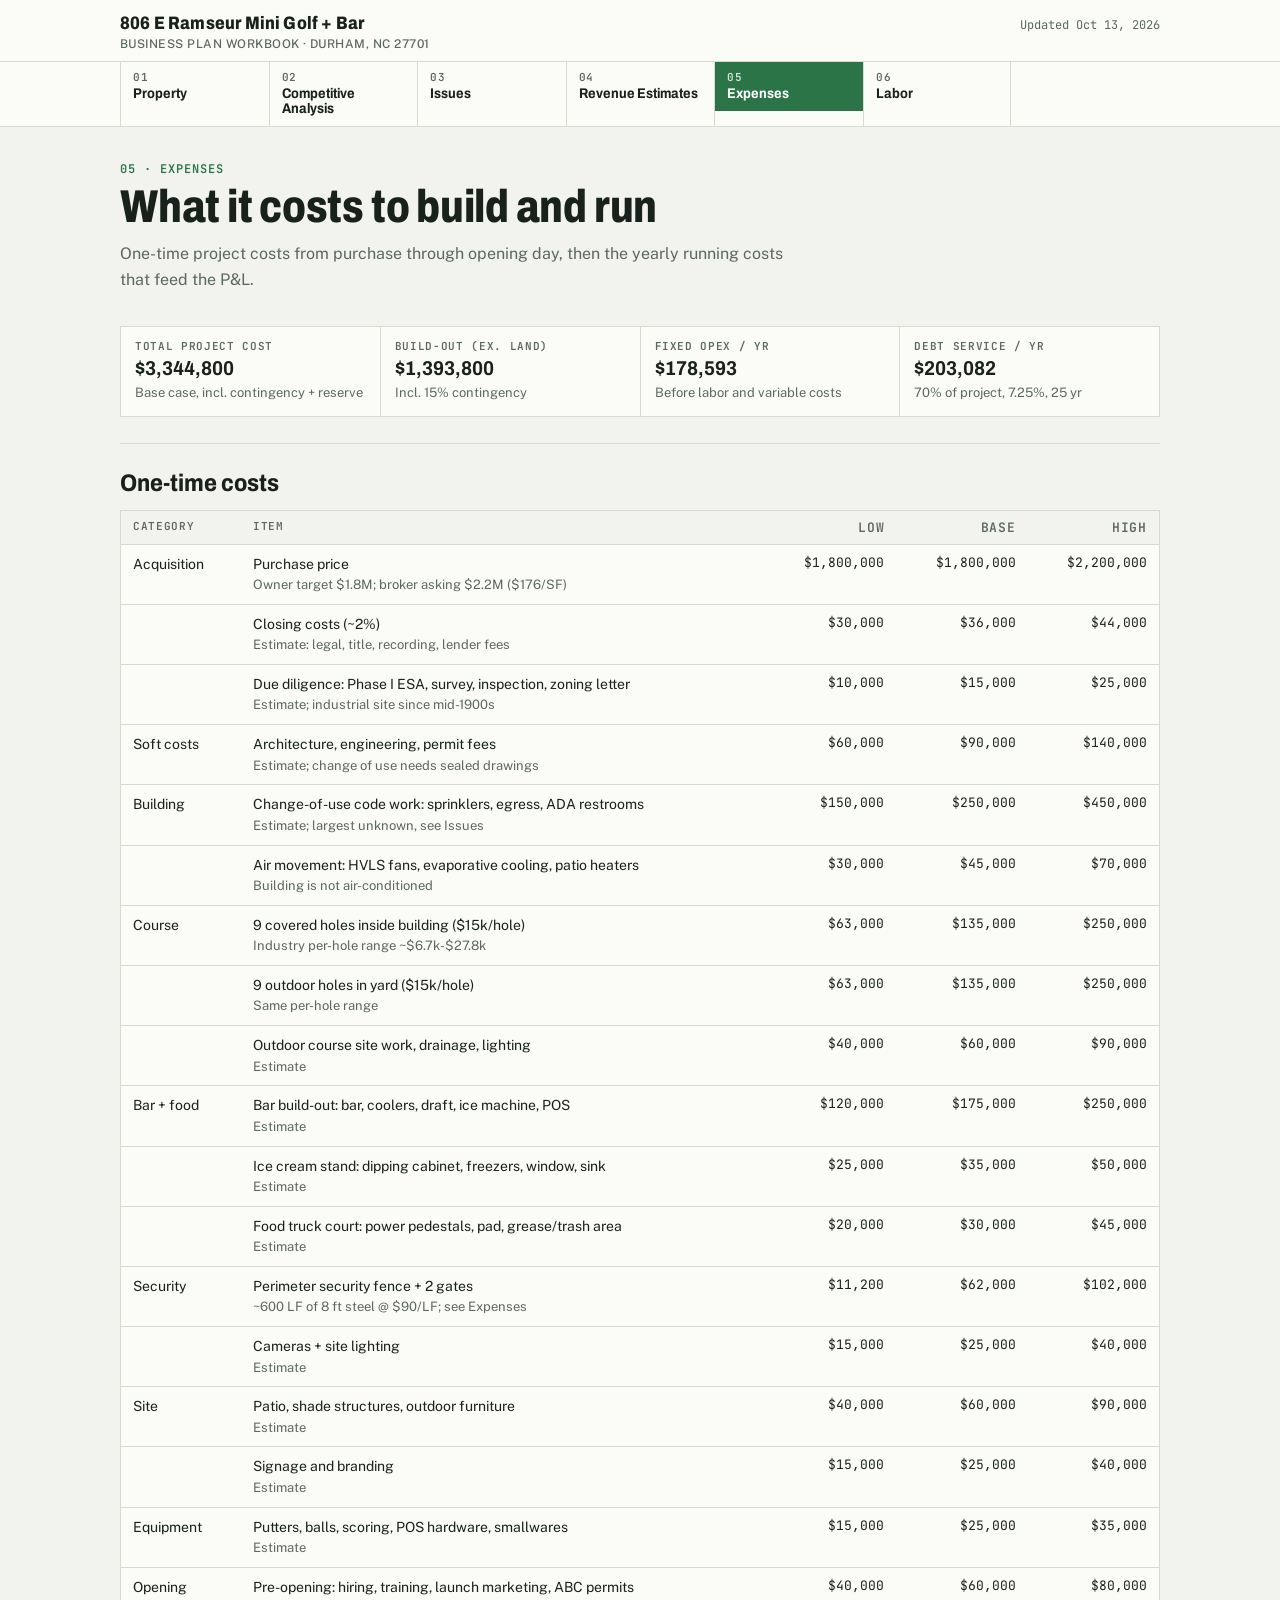
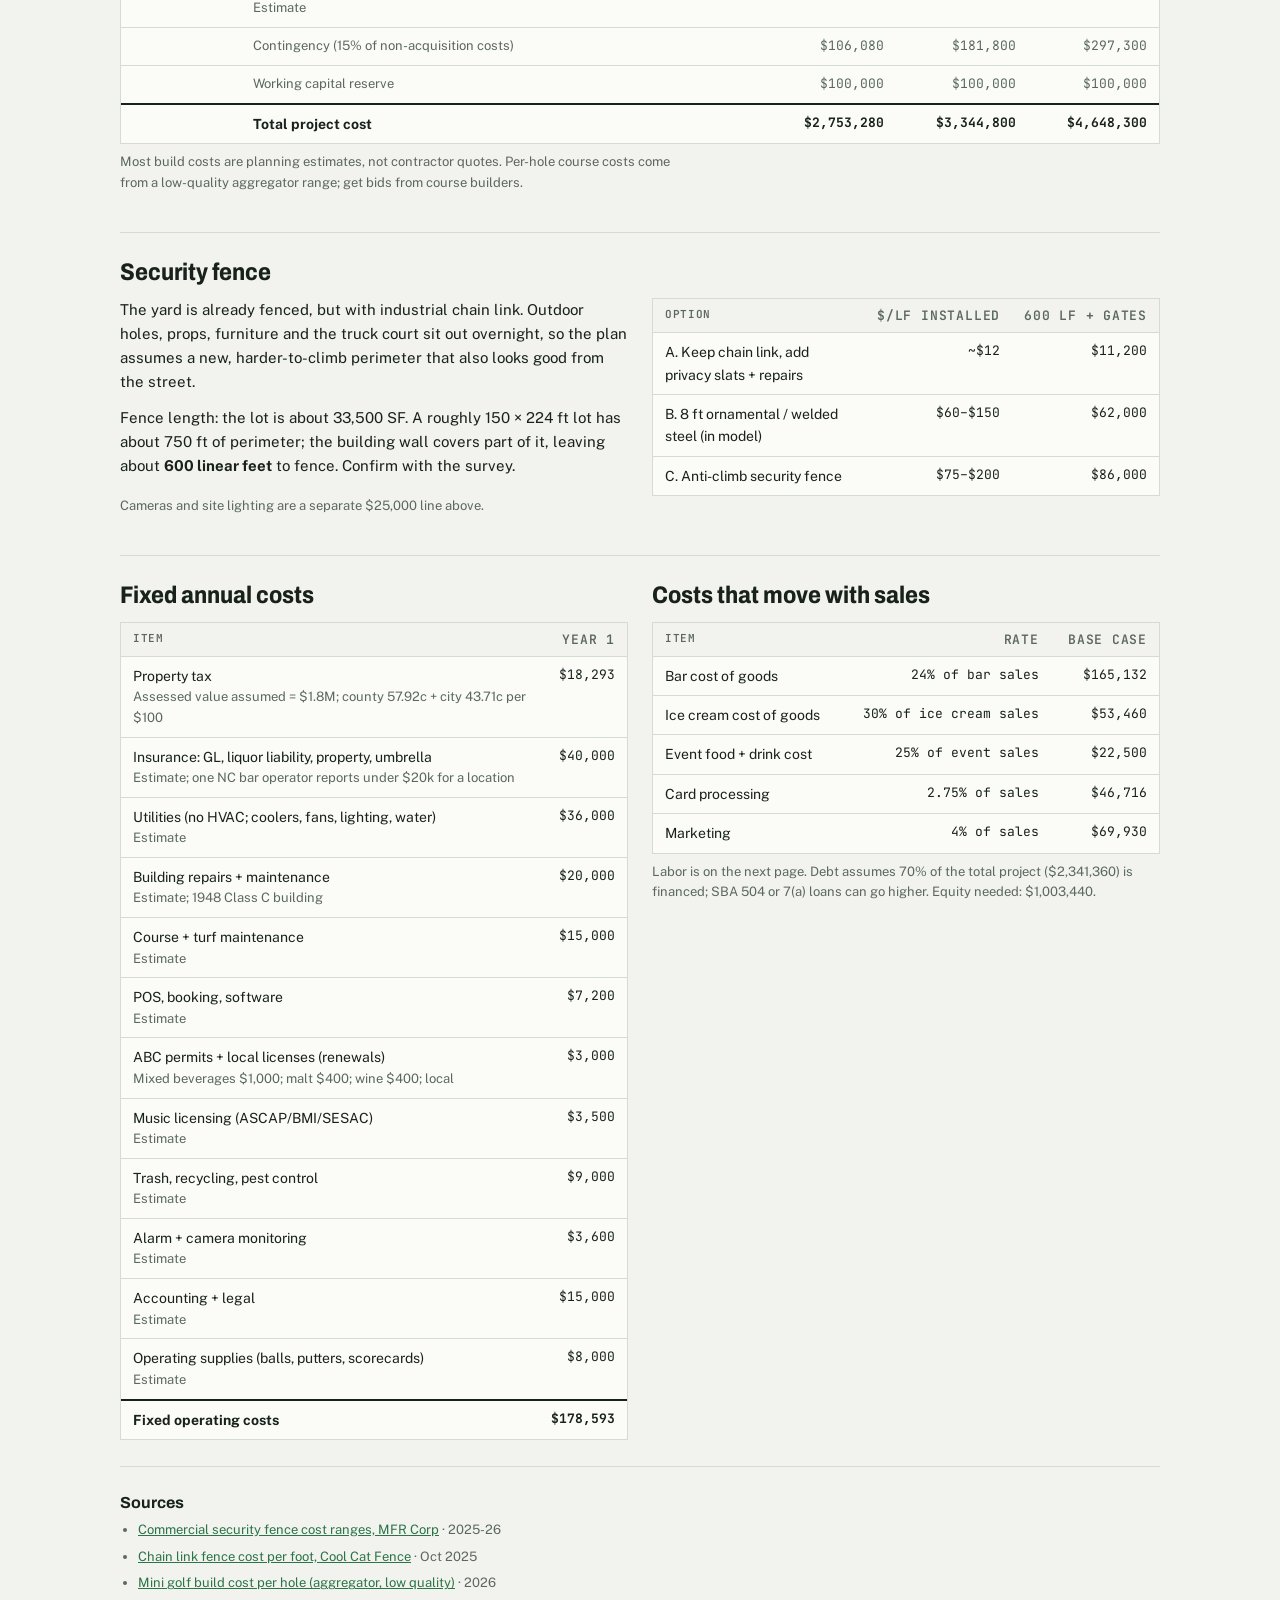
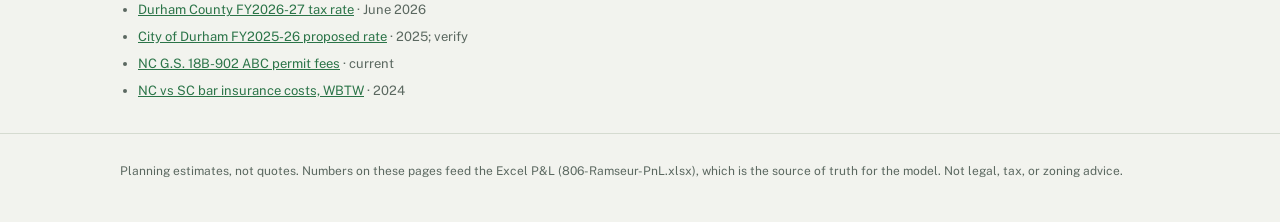
<file: expenses.html>
<!doctype html><html lang="en"><head><meta charset="utf-8"><meta name="viewport" content="width=device-width, initial-scale=1, viewport-fit=cover"><title>806 Ramseur Expenses</title><link rel="preconnect" href="https://fonts.googleapis.com"><link rel="preconnect" href="https://fonts.gstatic.com" crossorigin><link rel="stylesheet" href="https://fonts.googleapis.com/css2?family=Archivo:wdth,wght@75..100,500..800&family=JetBrains+Mono:wght@400;600&family=Public+Sans:wght@400;600;700&display=swap"><link rel="stylesheet" href="styles.css"></head><body>
<header class="mast"><div class="wrap"><div class="brand">806 E Ramseur Mini Golf + Bar<small>Business plan workbook · Durham, NC 27701</small></div><div class="meta">Updated Oct 13, 2026</div></div></header>
<nav class="card-nav" aria-label="Plan sections"><ol><li><a href="index.html"><span class="no">01</span><span class="nm">Property</span></a></li><li><a href="competition.html"><span class="no">02</span><span class="nm">Competitive Analysis</span></a></li><li><a href="issues.html"><span class="no">03</span><span class="nm">Issues</span></a></li><li><a href="revenue.html"><span class="no">04</span><span class="nm">Revenue Estimates</span></a></li><li><a href="expenses.html" aria-current="page"><span class="no">05</span><span class="nm">Expenses</span></a></li><li><a href="labor.html"><span class="no">06</span><span class="nm">Labor</span></a></li></ol></nav>
<main class="wrap">
<div class="ph"><div class="eyebrow">05 · Expenses</div><h1>What it costs to build and run</h1><p class="lede">One-time project costs from purchase through opening day, then the yearly running costs that feed the P&L.</p></div>

<section><div class="facts">
<div class="fact"><div class="k">Total project cost</div><div class="v">$3,344,800</div><div class="s">Base case, incl. contingency + reserve</div></div>
<div class="fact"><div class="k">Build-out (ex. land)</div><div class="v">$1,393,800</div><div class="s">Incl. 15% contingency</div></div>
<div class="fact"><div class="k">Fixed opex / yr</div><div class="v">$178,593</div><div class="s">Before labor and variable costs</div></div>
<div class="fact"><div class="k">Debt service / yr</div><div class="v">$203,082</div><div class="s">70% of project, 7.25%, 25 yr</div></div>
</div></section>

<section><h2>One-time costs</h2>
<div class="tw"><table>
<thead><tr><th>Category</th><th>Item</th><th class="n">Low</th><th class="n">Base</th><th class="n">High</th></tr></thead>
<tbody><tr><td>Acquisition</td><td>Purchase price<div class="note">Owner target $1.8M; broker asking $2.2M ($176/SF)</div></td><td class="n">$1,800,000</td><td class="n">$1,800,000</td><td class="n">$2,200,000</td></tr><tr><td></td><td>Closing costs (~2%)<div class="note">Estimate: legal, title, recording, lender fees</div></td><td class="n">$30,000</td><td class="n">$36,000</td><td class="n">$44,000</td></tr><tr><td></td><td>Due diligence: Phase I ESA, survey, inspection, zoning letter<div class="note">Estimate; industrial site since mid-1900s</div></td><td class="n">$10,000</td><td class="n">$15,000</td><td class="n">$25,000</td></tr><tr><td>Soft costs</td><td>Architecture, engineering, permit fees<div class="note">Estimate; change of use needs sealed drawings</div></td><td class="n">$60,000</td><td class="n">$90,000</td><td class="n">$140,000</td></tr><tr><td>Building</td><td>Change-of-use code work: sprinklers, egress, ADA restrooms<div class="note">Estimate; largest unknown, see Issues</div></td><td class="n">$150,000</td><td class="n">$250,000</td><td class="n">$450,000</td></tr><tr><td></td><td>Air movement: HVLS fans, evaporative cooling, patio heaters<div class="note">Building is not air-conditioned</div></td><td class="n">$30,000</td><td class="n">$45,000</td><td class="n">$70,000</td></tr><tr><td>Course</td><td>9 covered holes inside building ($15k/hole)<div class="note">Industry per-hole range ~$6.7k-$27.8k</div></td><td class="n">$63,000</td><td class="n">$135,000</td><td class="n">$250,000</td></tr><tr><td></td><td>9 outdoor holes in yard ($15k/hole)<div class="note">Same per-hole range</div></td><td class="n">$63,000</td><td class="n">$135,000</td><td class="n">$250,000</td></tr><tr><td></td><td>Outdoor course site work, drainage, lighting<div class="note">Estimate</div></td><td class="n">$40,000</td><td class="n">$60,000</td><td class="n">$90,000</td></tr><tr><td>Bar + food</td><td>Bar build-out: bar, coolers, draft, ice machine, POS<div class="note">Estimate</div></td><td class="n">$120,000</td><td class="n">$175,000</td><td class="n">$250,000</td></tr><tr><td></td><td>Ice cream stand: dipping cabinet, freezers, window, sink<div class="note">Estimate</div></td><td class="n">$25,000</td><td class="n">$35,000</td><td class="n">$50,000</td></tr><tr><td></td><td>Food truck court: power pedestals, pad, grease/trash area<div class="note">Estimate</div></td><td class="n">$20,000</td><td class="n">$30,000</td><td class="n">$45,000</td></tr><tr><td>Security</td><td>Perimeter security fence + 2 gates<div class="note">~600 LF of 8 ft steel @ $90/LF; see Expenses</div></td><td class="n">$11,200</td><td class="n">$62,000</td><td class="n">$102,000</td></tr><tr><td></td><td>Cameras + site lighting<div class="note">Estimate</div></td><td class="n">$15,000</td><td class="n">$25,000</td><td class="n">$40,000</td></tr><tr><td>Site</td><td>Patio, shade structures, outdoor furniture<div class="note">Estimate</div></td><td class="n">$40,000</td><td class="n">$60,000</td><td class="n">$90,000</td></tr><tr><td></td><td>Signage and branding<div class="note">Estimate</div></td><td class="n">$15,000</td><td class="n">$25,000</td><td class="n">$40,000</td></tr><tr><td>Equipment</td><td>Putters, balls, scoring, POS hardware, smallwares<div class="note">Estimate</div></td><td class="n">$15,000</td><td class="n">$25,000</td><td class="n">$35,000</td></tr><tr><td>Opening</td><td>Pre-opening: hiring, training, launch marketing, ABC permits<div class="note">Estimate</div></td><td class="n">$40,000</td><td class="n">$60,000</td><td class="n">$80,000</td></tr><tr class="sub"><td></td><td>Contingency (15% of non-acquisition costs)</td><td class="n">$106,080</td><td class="n">$181,800</td><td class="n">$297,300</td></tr><tr class="sub"><td></td><td>Working capital reserve</td><td class="n">$100,000</td><td class="n">$100,000</td><td class="n">$100,000</td></tr><tr class="total"><td></td><td>Total project cost</td><td class="n">$2,753,280</td><td class="n">$3,344,800</td><td class="n">$4,648,300</td></tr></tbody></table></div>
<p class="note" style="margin-top:8px">Most build costs are planning estimates, not contractor quotes. Per-hole course costs come from a low-quality aggregator range; get bids from course builders.</p>
</section>

<section><h2>Security fence</h2>
<div class="two">
<div><p>The yard is already fenced, but with industrial chain link. Outdoor holes, props, furniture and the truck court sit out overnight, so the plan assumes a new, harder-to-climb perimeter that also looks good from the street.</p>
<p>Fence length: the lot is about 33,500 SF. A roughly 150 × 224 ft lot has about 750 ft of perimeter; the building wall covers part of it, leaving about <b>600 linear feet</b> to fence. Confirm with the survey.</p></div>
<div class="tw"><table>
<thead><tr><th>Option</th><th class="n">$/LF installed</th><th class="n">600 LF + gates</th></tr></thead>
<tbody>
<tr><td>A. Keep chain link, add privacy slats + repairs</td><td class="n">~$12</td><td class="n">$11,200</td></tr>
<tr><td>B. 8 ft ornamental / welded steel (in model)</td><td class="n">$60–$150</td><td class="n">$62,000</td></tr>
<tr><td>C. Anti-climb security fence</td><td class="n">$75–$200</td><td class="n">$86,000</td></tr>
</tbody></table></div></div>
<p class="note">Cameras and site lighting are a separate $25,000 line above.</p>
</section>

<section><div class="two">
<div><h2>Fixed annual costs</h2>
<div class="tw"><table><thead><tr><th>Item</th><th class="n">Year 1</th></tr></thead><tbody><tr><td>Property tax<div class="note">Assessed value assumed = $1.8M; county 57.92c + city 43.71c per $100</div></td><td class="n">$18,293</td></tr><tr><td>Insurance: GL, liquor liability, property, umbrella<div class="note">Estimate; one NC bar operator reports under $20k for a location</div></td><td class="n">$40,000</td></tr><tr><td>Utilities (no HVAC; coolers, fans, lighting, water)<div class="note">Estimate</div></td><td class="n">$36,000</td></tr><tr><td>Building repairs + maintenance<div class="note">Estimate; 1948 Class C building</div></td><td class="n">$20,000</td></tr><tr><td>Course + turf maintenance<div class="note">Estimate</div></td><td class="n">$15,000</td></tr><tr><td>POS, booking, software<div class="note">Estimate</div></td><td class="n">$7,200</td></tr><tr><td>ABC permits + local licenses (renewals)<div class="note">Mixed beverages $1,000; malt $400; wine $400; local</div></td><td class="n">$3,000</td></tr><tr><td>Music licensing (ASCAP/BMI/SESAC)<div class="note">Estimate</div></td><td class="n">$3,500</td></tr><tr><td>Trash, recycling, pest control<div class="note">Estimate</div></td><td class="n">$9,000</td></tr><tr><td>Alarm + camera monitoring<div class="note">Estimate</div></td><td class="n">$3,600</td></tr><tr><td>Accounting + legal<div class="note">Estimate</div></td><td class="n">$15,000</td></tr><tr><td>Operating supplies (balls, putters, scorecards)<div class="note">Estimate</div></td><td class="n">$8,000</td></tr><tr class="total"><td>Fixed operating costs</td><td class="n">$178,593</td></tr></tbody></table></div></div>
<div><h2>Costs that move with sales</h2>
<div class="tw"><table><thead><tr><th>Item</th><th class="n">Rate</th><th class="n">Base case</th></tr></thead><tbody>
<tr><td>Bar cost of goods</td><td class="n">24% of bar sales</td><td class="n">$165,132</td></tr>
<tr><td>Ice cream cost of goods</td><td class="n">30% of ice cream sales</td><td class="n">$53,460</td></tr>
<tr><td>Event food + drink cost</td><td class="n">25% of event sales</td><td class="n">$22,500</td></tr>
<tr><td>Card processing</td><td class="n">2.75% of sales</td><td class="n">$46,716</td></tr>
<tr><td>Marketing</td><td class="n">4% of sales</td><td class="n">$69,930</td></tr></tbody></table></div>
<p class="note" style="margin-top:8px">Labor is on the next page. Debt assumes 70% of the total project ($2,341,360) is financed; SBA 504 or 7(a) loans can go higher. Equity needed: $1,003,440.</p></div>
</div></section>
<section><h3>Sources</h3><ul class="sources plain"><li><a href="https://mfrcorp.com/how-much-does-a-commercial-security-fence-cost-and-what-affects-pricing/" target="_blank" rel="noopener">Commercial security fence cost ranges, MFR Corp</a> · 2025-26</li><li><a href="https://coolcatfence.com/chain-link-fence-cost-per-foot/" target="_blank" rel="noopener">Chain link fence cost per foot, Cool Cat Fence</a> · Oct 2025</li><li><a href="https://new.risingsunartscentre.org/news/mini-golf-course-build-costs-and-price-guide-for-the-us-2026.html" target="_blank" rel="noopener">Mini golf build cost per hole (aggregator, low quality)</a> · 2026</li><li><a href="https://dconc.gov/DurhamCo-News/Durham-Commissioners-Approve-1.05-Billion-Budget.htm" target="_blank" rel="noopener">Durham County FY2026-27 tax rate</a> · June 2026</li><li><a href="https://www.durhamnc.gov/CivicAlerts.aspx?AID=3503" target="_blank" rel="noopener">City of Durham FY2025-26 proposed rate</a> · 2025; verify</li><li><a href="https://www.ncleg.gov/EnactedLegislation/Statutes/HTML/BySection/Chapter_18b/GS_18b-902.html" target="_blank" rel="noopener">NC G.S. 18B-902 ABC permit fees</a> · current</li><li><a href="https://www.wbtw.com/news/grand-strand/horry-county/south-carolina-bars-and-restaurants-struggle-to-afford-and-find-liability-insurance-as-prices-climb/amp/" target="_blank" rel="noopener">NC vs SC bar insurance costs, WBTW</a> · 2024</li></ul></section>
</main>
<footer><div class="wrap">Planning estimates, not quotes. Numbers on these pages feed the Excel P&amp;L (806-Ramseur-PnL.xlsx), which is the source of truth for the model. Not legal, tax, or zoning advice.</div></footer></body></html>
</file>
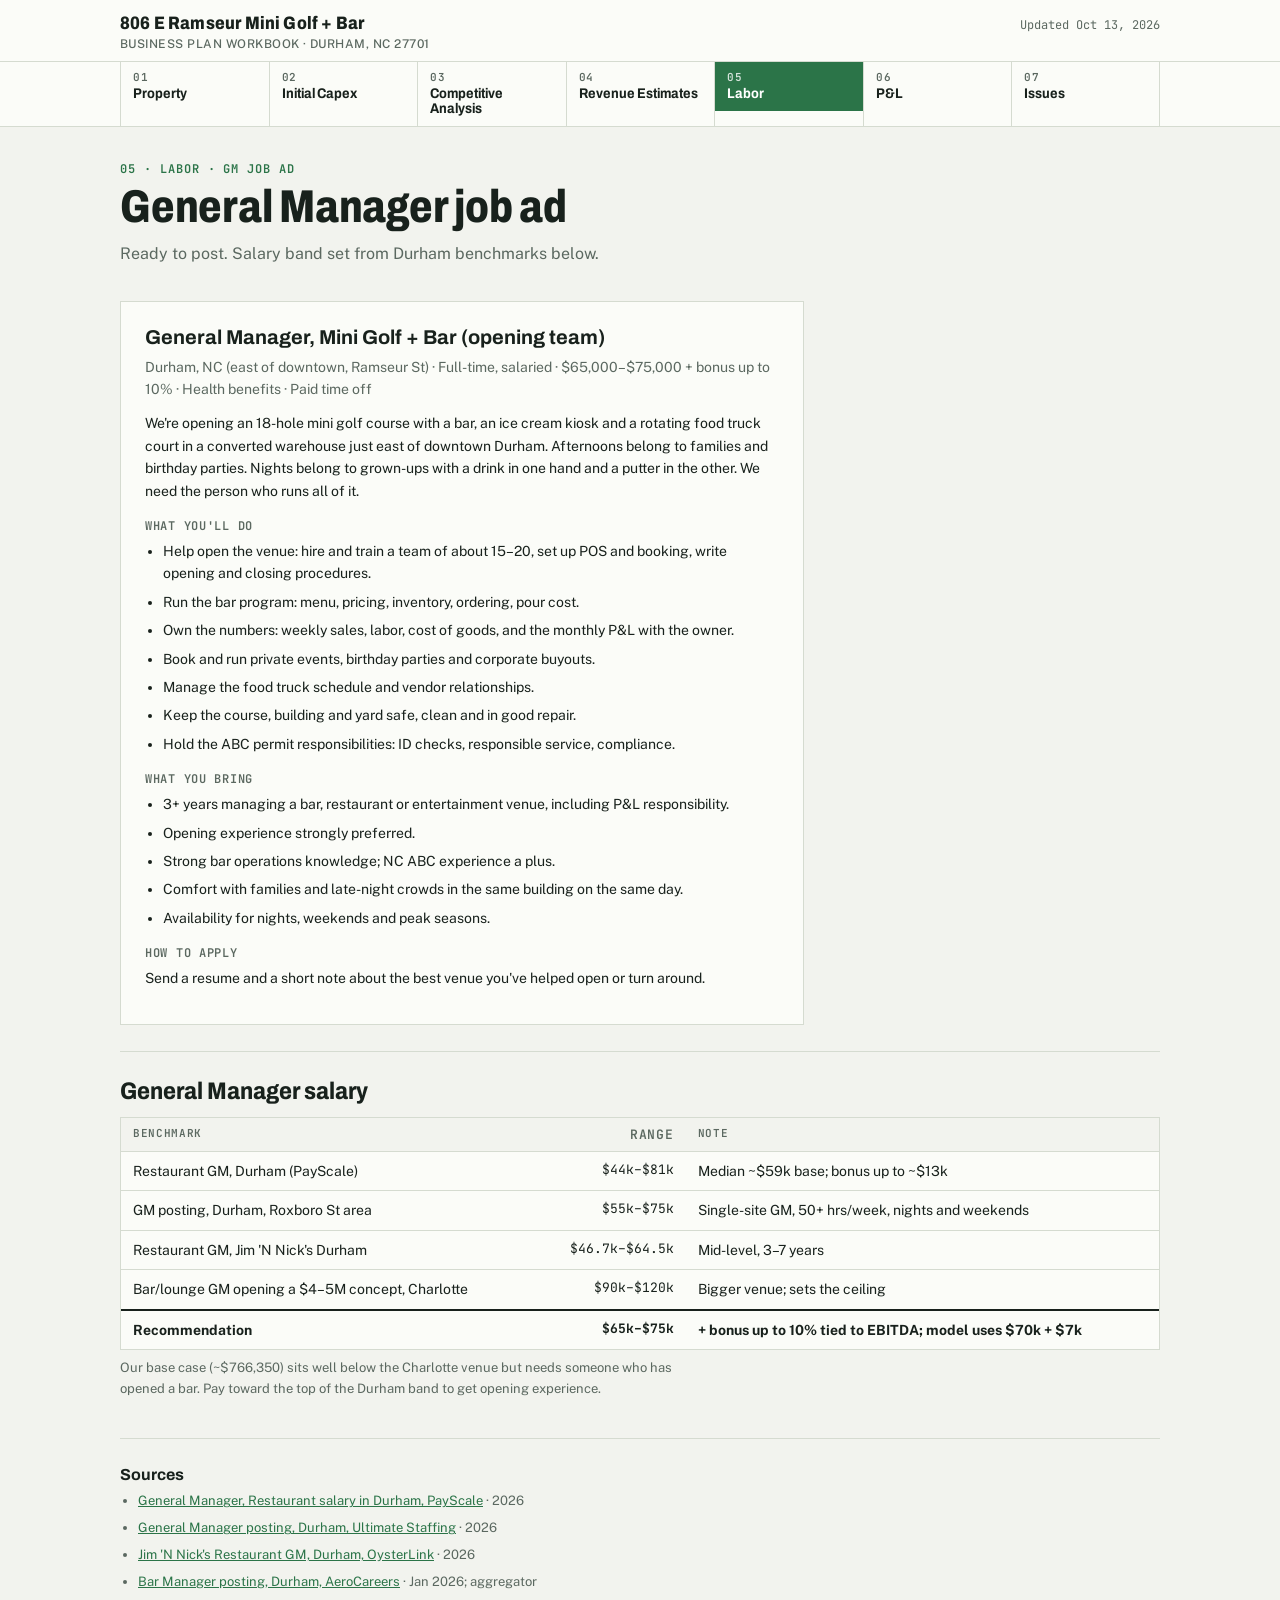
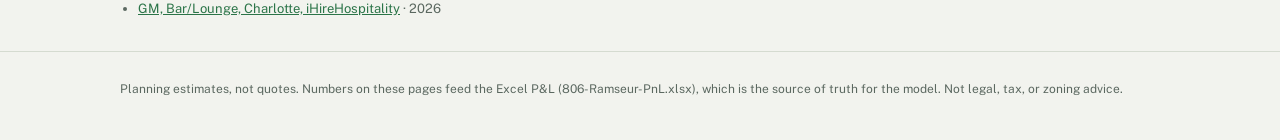
<file: gm-ad.html>
<!doctype html><html lang="en"><head><meta charset="utf-8"><meta name="viewport" content="width=device-width, initial-scale=1, viewport-fit=cover"><title>806 Ramseur GM Job Ad</title><link rel="preconnect" href="https://fonts.googleapis.com"><link rel="preconnect" href="https://fonts.gstatic.com" crossorigin><link rel="stylesheet" href="https://fonts.googleapis.com/css2?family=Archivo:wdth,wght@75..100,500..800&family=JetBrains+Mono:wght@400;600&family=Public+Sans:wght@400;600;700&display=swap"><link rel="stylesheet" href="styles.css"></head><body>
<header class="mast"><div class="wrap"><div class="brand">806 E Ramseur Mini Golf + Bar<small>Business plan workbook · Durham, NC 27701</small></div><div class="meta">Updated Oct 13, 2026</div></div></header>
<nav class="card-nav" aria-label="Plan sections"><ol><li><a href="index.html"><span class="no">01</span><span class="nm">Property</span></a></li><li><a href="capex.html"><span class="no">02</span><span class="nm">Initial Capex</span></a></li><li><a href="competition.html"><span class="no">03</span><span class="nm">Competitive Analysis</span></a></li><li><a href="revenue.html"><span class="no">04</span><span class="nm">Revenue Estimates</span></a></li><li><a href="labor.html" aria-current="page"><span class="no">05</span><span class="nm">Labor</span></a></li><li><a href="pnl.html"><span class="no">06</span><span class="nm">P&amp;L</span></a></li><li><a href="issues.html"><span class="no">07</span><span class="nm">Issues</span></a></li></ol></nav>
<main class="wrap">
<div class="ph"><div class="eyebrow">05 · Labor · GM job ad</div><h1>General Manager job ad</h1><p class="lede">Ready to post. Salary band set from Durham benchmarks below.</p></div>

<section>
<div class="ad">
<h3>General Manager, Mini Golf + Bar (opening team)</h3>
<p class="note">Durham, NC (east of downtown, Ramseur St) · Full-time, salaried · $65,000–$75,000 + bonus up to 10% · Health benefits · Paid time off</p>
<p>We're opening an 18-hole mini golf course with a bar, an ice cream kiosk and a rotating food truck court in a converted warehouse just east of downtown Durham. Afternoons belong to families and birthday parties. Nights belong to grown-ups with a drink in one hand and a putter in the other. We need the person who runs all of it.</p>
<h4>What you'll do</h4>
<ul class="plain">
<li>Help open the venue: hire and train a team of about 15–20, set up POS and booking, write opening and closing procedures.</li>
<li>Run the bar program: menu, pricing, inventory, ordering, pour cost.</li>
<li>Own the numbers: weekly sales, labor, cost of goods, and the monthly P&amp;L with the owner.</li>
<li>Book and run private events, birthday parties and corporate buyouts.</li>
<li>Manage the food truck schedule and vendor relationships.</li>
<li>Keep the course, building and yard safe, clean and in good repair.</li>
<li>Hold the ABC permit responsibilities: ID checks, responsible service, compliance.</li>
</ul>
<h4>What you bring</h4>
<ul class="plain">
<li>3+ years managing a bar, restaurant or entertainment venue, including P&amp;L responsibility.</li>
<li>Opening experience strongly preferred.</li>
<li>Strong bar operations knowledge; NC ABC experience a plus.</li>
<li>Comfort with families and late-night crowds in the same building on the same day.</li>
<li>Availability for nights, weekends and peak seasons.</li>
</ul>
<h4>How to apply</h4>
<p>Send a resume and a short note about the best venue you've helped open or turn around.</p>
</div></section>
<section><h2>General Manager salary</h2>
<div class="tw"><table>
<thead><tr><th>Benchmark</th><th class="n">Range</th><th>Note</th></tr></thead>
<tbody>
<tr><td>Restaurant GM, Durham (PayScale)</td><td class="n">$44k–$81k</td><td>Median ~$59k base; bonus up to ~$13k</td></tr>
<tr><td>GM posting, Durham, Roxboro St area</td><td class="n">$55k–$75k</td><td>Single-site GM, 50+ hrs/week, nights and weekends</td></tr>
<tr><td>Restaurant GM, Jim 'N Nick's Durham</td><td class="n">$46.7k–$64.5k</td><td>Mid-level, 3–7 years</td></tr>
<tr><td>Bar/lounge GM opening a $4–5M concept, Charlotte</td><td class="n">$90k–$120k</td><td>Bigger venue; sets the ceiling</td></tr>
<tr class="total"><td>Recommendation</td><td class="n">$65k–$75k</td><td>+ bonus up to 10% tied to EBITDA; model uses $70k + $7k</td></tr>
</tbody></table></div>
<p class="note" style="margin-top:8px">Our base case (~$766,350) sits well below the Charlotte venue but needs someone who has opened a bar. Pay toward the top of the Durham band to get opening experience.</p>
</section>


<section><h3>Sources</h3><ul class="sources plain"><li><a href="https://www.payscale.com/research/US/Job=General_Manager%2C_Restaurant/Salary/1a2bcd91/Durham-NC" target="_blank" rel="noopener">General Manager, Restaurant salary in Durham, PayScale</a> · 2026</li><li><a href="https://careers.ultimatestaffing.com/job\68040\General-Manager" target="_blank" rel="noopener">General Manager posting, Durham, Ultimate Staffing</a> · 2026</li><li><a href="https://oysterlink.com/company-profile/jim-n-nicks-community-bar-b-q/north-carolina/durham/" target="_blank" rel="noopener">Jim 'N Nick's Restaurant GM, Durham, OysterLink</a> · 2026</li><li><a href="https://aerocareers.it.com/jobs/durhamncusa-jobbar-manager-quick-hirefull-time-hiring-0a7b1b.html" target="_blank" rel="noopener">Bar Manager posting, Durham, AeroCareers</a> · Jan 2026; aggregator</li><li><a href="https://www.ihirehospitality.com/ppc/dp/19/484882921" target="_blank" rel="noopener">GM, Bar/Lounge, Charlotte, iHireHospitality</a> · 2026</li></ul></section>
</main>
<footer><div class="wrap">Planning estimates, not quotes. Numbers on these pages feed the Excel P&amp;L (806-Ramseur-PnL.xlsx), which is the source of truth for the model. Not legal, tax, or zoning advice.</div></footer></body></html>
</file>
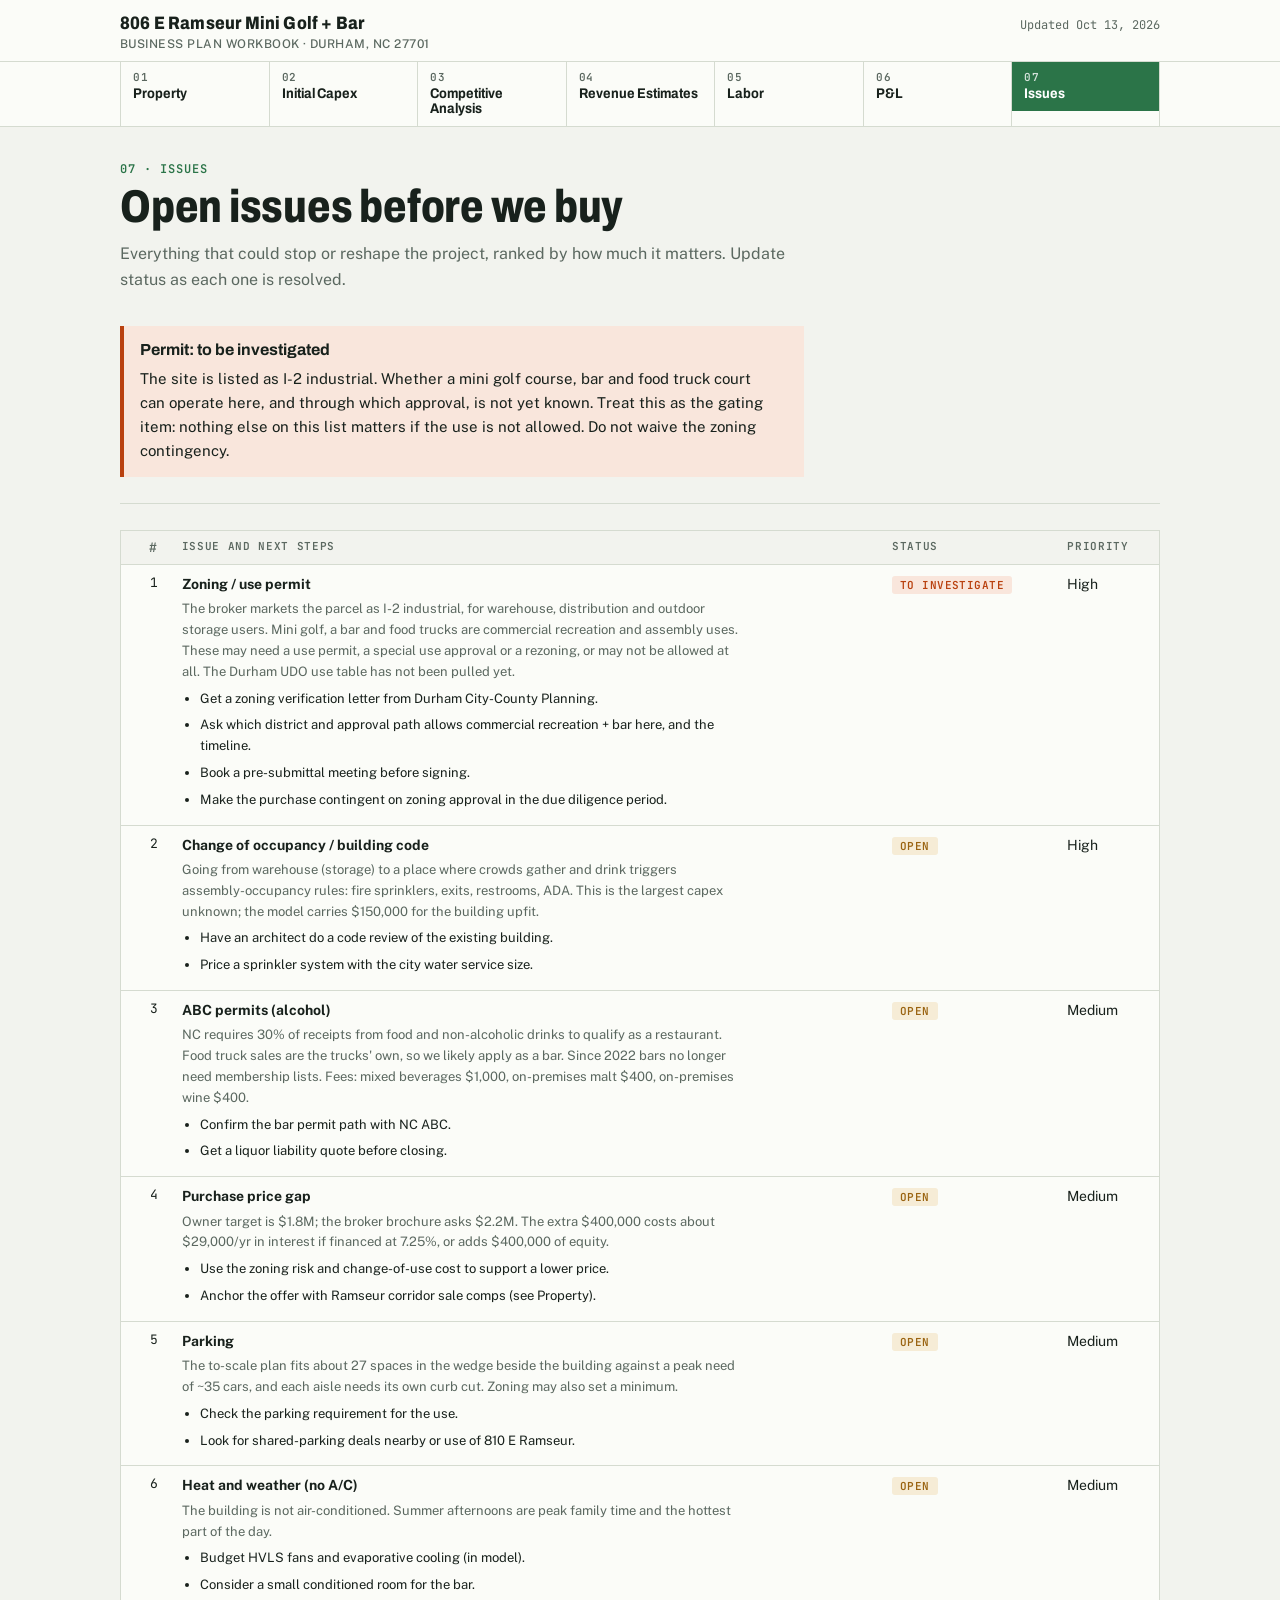
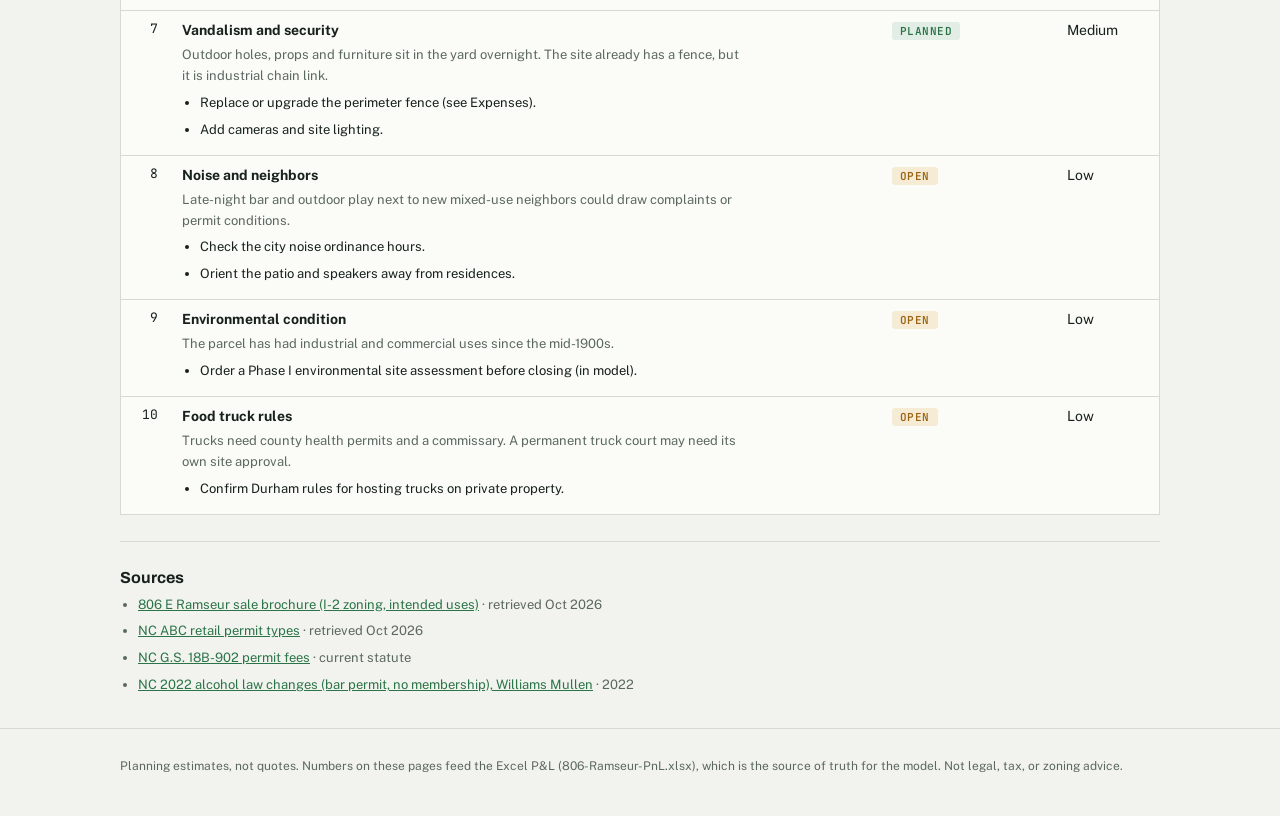
<file: issues.html>
<!doctype html><html lang="en"><head><meta charset="utf-8"><meta name="viewport" content="width=device-width, initial-scale=1, viewport-fit=cover"><title>806 Ramseur Issues</title><link rel="preconnect" href="https://fonts.googleapis.com"><link rel="preconnect" href="https://fonts.gstatic.com" crossorigin><link rel="stylesheet" href="https://fonts.googleapis.com/css2?family=Archivo:wdth,wght@75..100,500..800&family=JetBrains+Mono:wght@400;600&family=Public+Sans:wght@400;600;700&display=swap"><link rel="stylesheet" href="styles.css"></head><body>
<header class="mast"><div class="wrap"><div class="brand">806 E Ramseur Mini Golf + Bar<small>Business plan workbook · Durham, NC 27701</small></div><div class="meta">Updated Oct 13, 2026</div></div></header>
<nav class="card-nav" aria-label="Plan sections"><ol><li><a href="index.html"><span class="no">01</span><span class="nm">Property</span></a></li><li><a href="capex.html"><span class="no">02</span><span class="nm">Initial Capex</span></a></li><li><a href="competition.html"><span class="no">03</span><span class="nm">Competitive Analysis</span></a></li><li><a href="revenue.html"><span class="no">04</span><span class="nm">Revenue Estimates</span></a></li><li><a href="labor.html"><span class="no">05</span><span class="nm">Labor</span></a></li><li><a href="pnl.html"><span class="no">06</span><span class="nm">P&amp;L</span></a></li><li><a href="issues.html" aria-current="page"><span class="no">07</span><span class="nm">Issues</span></a></li></ol></nav>
<main class="wrap">
<div class="ph"><div class="eyebrow">07 · Issues</div><h1>Open issues before we buy</h1><p class="lede">Everything that could stop or reshape the project, ranked by how much it matters. Update status as each one is resolved.</p></div>

<section><div class="callout"><h3>Permit: to be investigated</h3>
<p>The site is listed as I-2 industrial. Whether a mini golf course, bar and food truck court can operate here, and through which approval, is not yet known. Treat this as the gating item: nothing else on this list matters if the use is not allowed. Do not waive the zoning contingency.</p></div></section>
<section><div class="tw"><table>
<thead><tr><th class="n">#</th><th>Issue and next steps</th><th>Status</th><th>Priority</th></tr></thead>
<tbody><tr><td class="n">1</td><td><b>Zoning / use permit</b><p class="note" style="margin:4px 0 0">The broker markets the parcel as I-2 industrial, for warehouse, distribution and outdoor storage users. Mini golf, a bar and food trucks are commercial recreation and assembly uses. These may need a use permit, a special use approval or a rezoning, or may not be allowed at all. The Durham UDO use table has not been pulled yet.</p>
<ul class="plain" style="margin-top:6px;font-size:13px"><li>Get a zoning verification letter from Durham City-County Planning.</li><li>Ask which district and approval path allows commercial recreation + bar here, and the timeline.</li><li>Book a pre-submittal meeting before signing.</li><li>Make the purchase contingent on zoning approval in the due diligence period.</li></ul></td>
<td><span class="chip inv">To investigate</span></td><td>High</td></tr><tr><td class="n">2</td><td><b>Change of occupancy / building code</b><p class="note" style="margin:4px 0 0">Going from warehouse (storage) to a place where crowds gather and drink triggers assembly-occupancy rules: fire sprinklers, exits, restrooms, ADA. This is the largest capex unknown; the model carries $150,000 for the building upfit.</p>
<ul class="plain" style="margin-top:6px;font-size:13px"><li>Have an architect do a code review of the existing building.</li><li>Price a sprinkler system with the city water service size.</li></ul></td>
<td><span class="chip open">Open</span></td><td>High</td></tr><tr><td class="n">3</td><td><b>ABC permits (alcohol)</b><p class="note" style="margin:4px 0 0">NC requires 30% of receipts from food and non-alcoholic drinks to qualify as a restaurant. Food truck sales are the trucks' own, so we likely apply as a bar. Since 2022 bars no longer need membership lists. Fees: mixed beverages $1,000, on-premises malt $400, on-premises wine $400.</p>
<ul class="plain" style="margin-top:6px;font-size:13px"><li>Confirm the bar permit path with NC ABC.</li><li>Get a liquor liability quote before closing.</li></ul></td>
<td><span class="chip open">Open</span></td><td>Medium</td></tr><tr><td class="n">4</td><td><b>Purchase price gap</b><p class="note" style="margin:4px 0 0">Owner target is $1.8M; the broker brochure asks $2.2M. The extra $400,000 costs about $29,000/yr in interest if financed at 7.25%, or adds $400,000 of equity.</p>
<ul class="plain" style="margin-top:6px;font-size:13px"><li>Use the zoning risk and change-of-use cost to support a lower price.</li><li>Anchor the offer with Ramseur corridor sale comps (see Property).</li></ul></td>
<td><span class="chip open">Open</span></td><td>Medium</td></tr><tr><td class="n">5</td><td><b>Parking</b><p class="note" style="margin:4px 0 0">The to-scale plan fits about 27 spaces in the wedge beside the building against a peak need of ~35 cars, and each aisle needs its own curb cut. Zoning may also set a minimum.</p>
<ul class="plain" style="margin-top:6px;font-size:13px"><li>Check the parking requirement for the use.</li><li>Look for shared-parking deals nearby or use of 810 E Ramseur.</li></ul></td>
<td><span class="chip open">Open</span></td><td>Medium</td></tr><tr><td class="n">6</td><td><b>Heat and weather (no A/C)</b><p class="note" style="margin:4px 0 0">The building is not air-conditioned. Summer afternoons are peak family time and the hottest part of the day.</p>
<ul class="plain" style="margin-top:6px;font-size:13px"><li>Budget HVLS fans and evaporative cooling (in model).</li><li>Consider a small conditioned room for the bar.</li></ul></td>
<td><span class="chip open">Open</span></td><td>Medium</td></tr><tr><td class="n">7</td><td><b>Vandalism and security</b><p class="note" style="margin:4px 0 0">Outdoor holes, props and furniture sit in the yard overnight. The site already has a fence, but it is industrial chain link.</p>
<ul class="plain" style="margin-top:6px;font-size:13px"><li>Replace or upgrade the perimeter fence (see Expenses).</li><li>Add cameras and site lighting.</li></ul></td>
<td><span class="chip ok">Planned</span></td><td>Medium</td></tr><tr><td class="n">8</td><td><b>Noise and neighbors</b><p class="note" style="margin:4px 0 0">Late-night bar and outdoor play next to new mixed-use neighbors could draw complaints or permit conditions.</p>
<ul class="plain" style="margin-top:6px;font-size:13px"><li>Check the city noise ordinance hours.</li><li>Orient the patio and speakers away from residences.</li></ul></td>
<td><span class="chip open">Open</span></td><td>Low</td></tr><tr><td class="n">9</td><td><b>Environmental condition</b><p class="note" style="margin:4px 0 0">The parcel has had industrial and commercial uses since the mid-1900s.</p>
<ul class="plain" style="margin-top:6px;font-size:13px"><li>Order a Phase I environmental site assessment before closing (in model).</li></ul></td>
<td><span class="chip open">Open</span></td><td>Low</td></tr><tr><td class="n">10</td><td><b>Food truck rules</b><p class="note" style="margin:4px 0 0">Trucks need county health permits and a commissary. A permanent truck court may need its own site approval.</p>
<ul class="plain" style="margin-top:6px;font-size:13px"><li>Confirm Durham rules for hosting trucks on private property.</li></ul></td>
<td><span class="chip open">Open</span></td><td>Low</td></tr></tbody></table></div></section>
<section><h3>Sources</h3><ul class="sources plain"><li><a href="https://images.loopnet.ca/d2/WVwecndYaO26_QmMGtv4g_69rEeR6fzSuA3cbxnpOq0/806%20E%20Ramseur%20St%20Brochure.pdf" target="_blank" rel="noopener">806 E Ramseur sale brochure (I-2 zoning, intended uses)</a> · retrieved Oct 2026</li><li><a href="https://www.abc.nc.gov/permits-audit/general-permit-information/retail-permits/retail-permit-types" target="_blank" rel="noopener">NC ABC retail permit types</a> · retrieved Oct 2026</li><li><a href="https://www.ncleg.gov/EnactedLegislation/Statutes/HTML/BySection/Chapter_18b/GS_18b-902.html" target="_blank" rel="noopener">NC G.S. 18B-902 permit fees</a> · current statute</li><li><a href="https://www.williamsmullen.com/insights/news/legal-news/modernization-nc-alcohol-laws-during-2022-legislative-short-session" target="_blank" rel="noopener">NC 2022 alcohol law changes (bar permit, no membership), Williams Mullen</a> · 2022</li></ul></section>
</main>
<footer><div class="wrap">Planning estimates, not quotes. Numbers on these pages feed the Excel P&amp;L (806-Ramseur-PnL.xlsx), which is the source of truth for the model. Not legal, tax, or zoning advice.</div></footer></body></html>
</file>
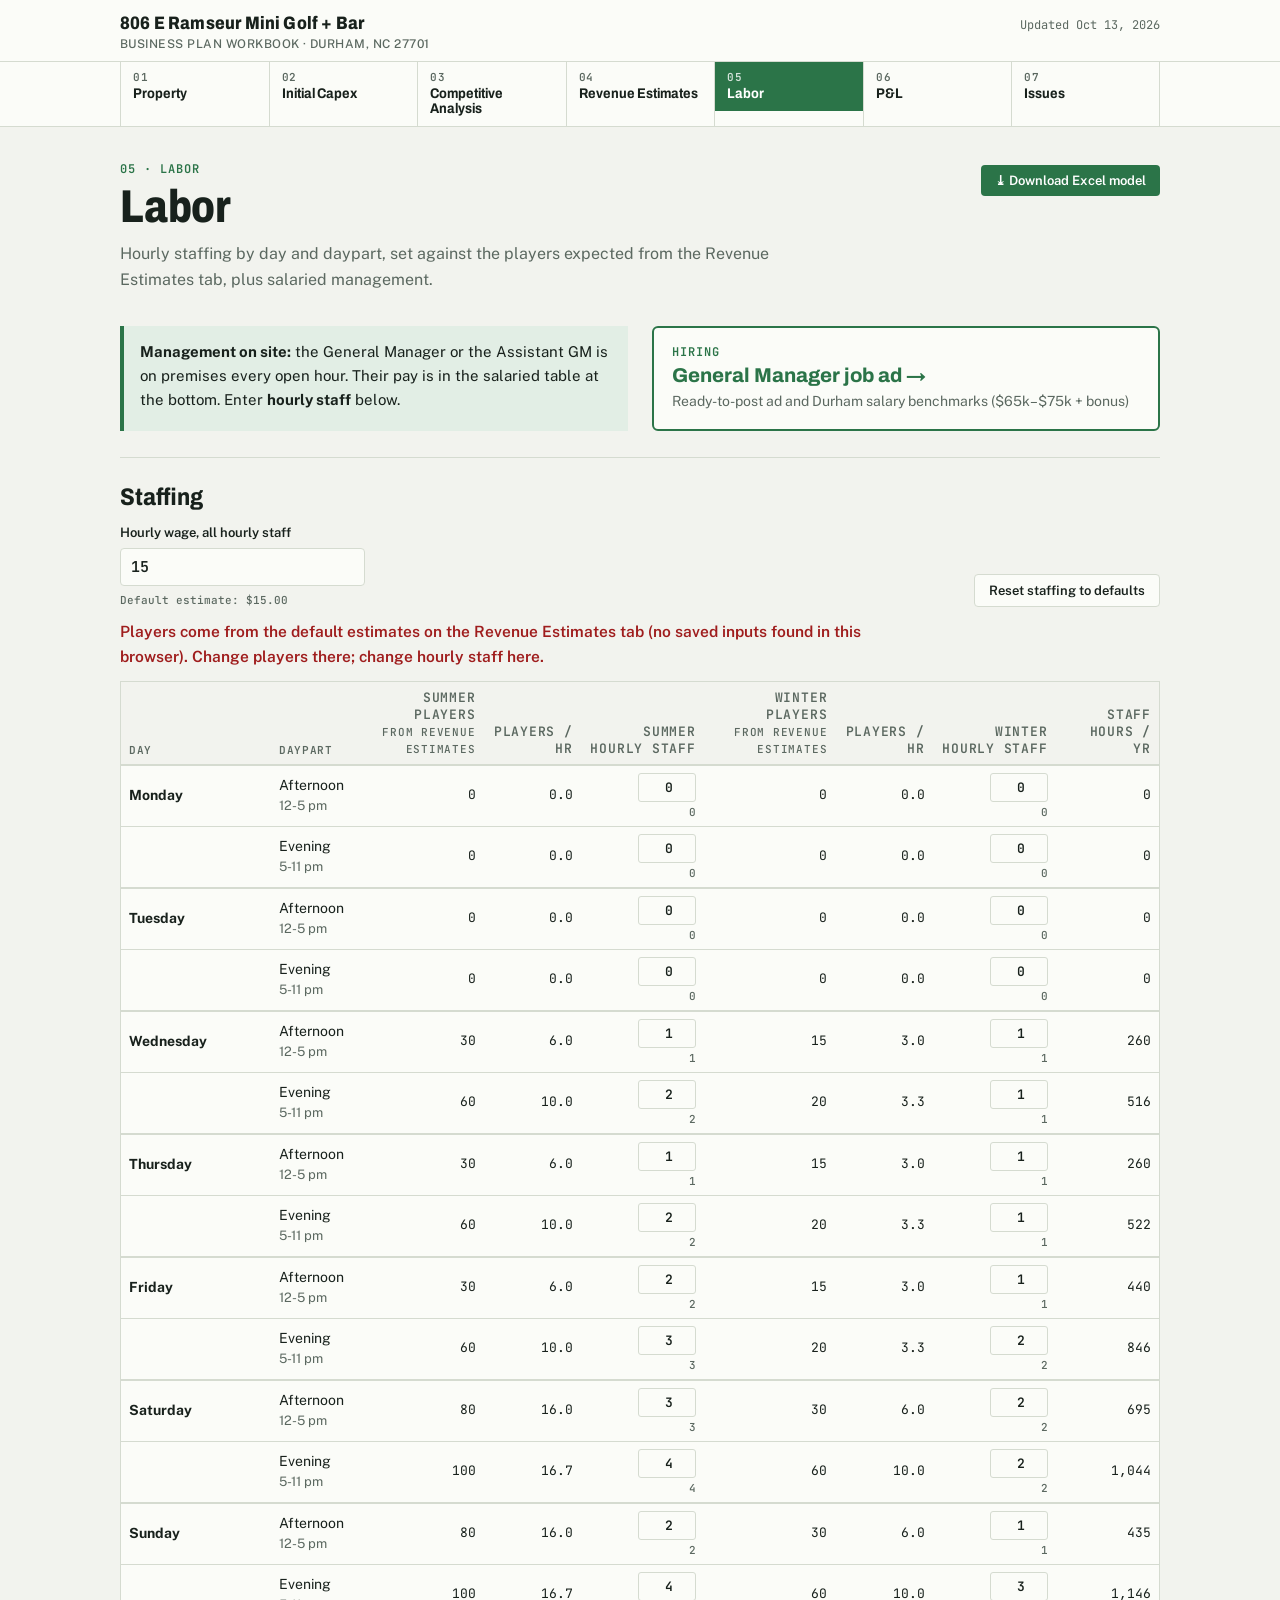
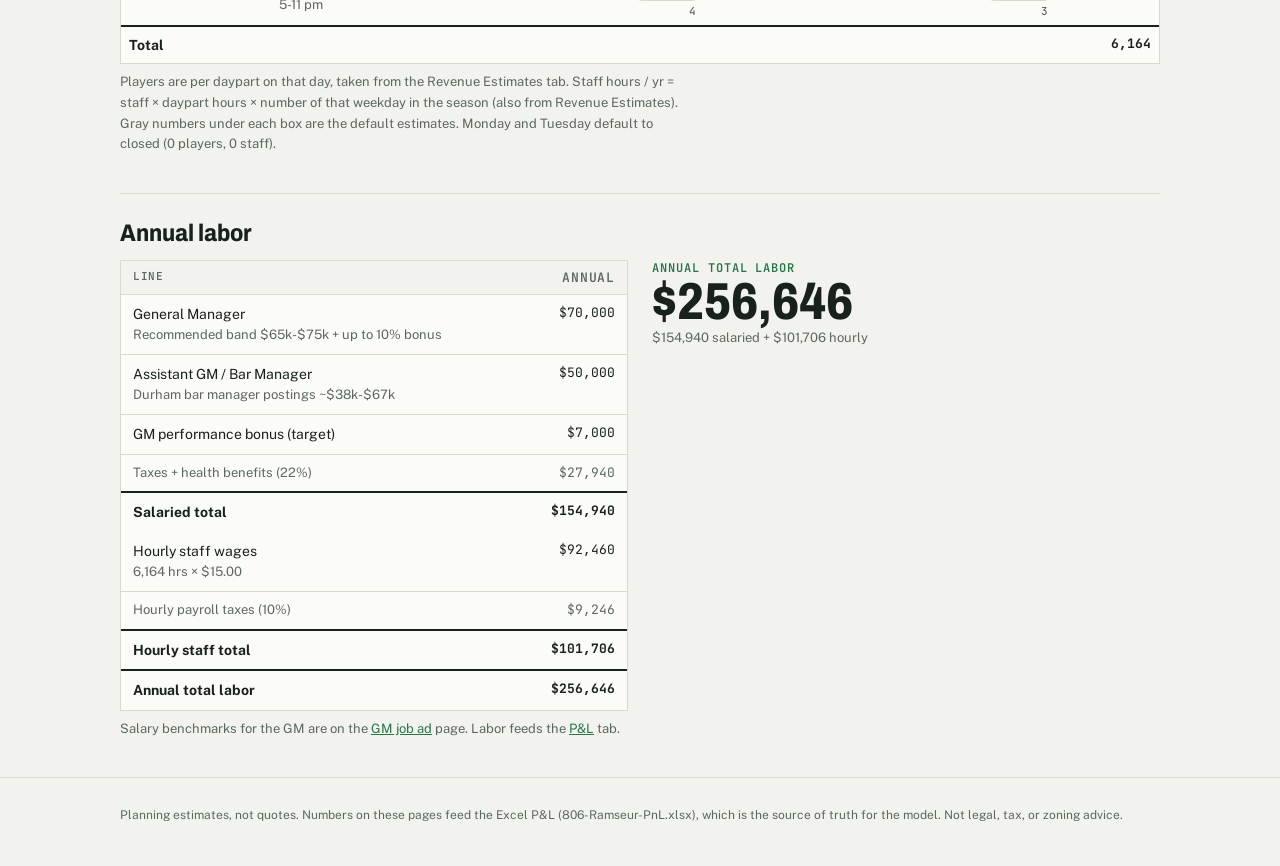
<file: labor.html>
<!doctype html><html lang="en"><head><meta charset="utf-8"><meta name="viewport" content="width=device-width, initial-scale=1, viewport-fit=cover"><title>806 Ramseur Labor</title><link rel="preconnect" href="https://fonts.googleapis.com"><link rel="preconnect" href="https://fonts.gstatic.com" crossorigin><link rel="stylesheet" href="https://fonts.googleapis.com/css2?family=Archivo:wdth,wght@75..100,500..800&family=JetBrains+Mono:wght@400;600&family=Public+Sans:wght@400;600;700&display=swap"><link rel="stylesheet" href="styles.css"></head><body>
<header class="mast"><div class="wrap"><div class="brand">806 E Ramseur Mini Golf + Bar<small>Business plan workbook · Durham, NC 27701</small></div><div class="meta">Updated Oct 13, 2026</div></div></header>
<nav class="card-nav" aria-label="Plan sections"><ol><li><a href="index.html"><span class="no">01</span><span class="nm">Property</span></a></li><li><a href="capex.html"><span class="no">02</span><span class="nm">Initial Capex</span></a></li><li><a href="competition.html"><span class="no">03</span><span class="nm">Competitive Analysis</span></a></li><li><a href="revenue.html"><span class="no">04</span><span class="nm">Revenue Estimates</span></a></li><li><a href="labor.html" aria-current="page"><span class="no">05</span><span class="nm">Labor</span></a></li><li><a href="pnl.html"><span class="no">06</span><span class="nm">P&amp;L</span></a></li><li><a href="issues.html"><span class="no">07</span><span class="nm">Issues</span></a></li></ol></nav>
<main class="wrap">
<div class="ph"><a class="xl" href="806-Ramseur-PnL.xlsx" download>⤓ Download Excel model</a><div class="eyebrow">05 · Labor</div><h1>Labor</h1><p class="lede">Hourly staffing by day and daypart, set against the players expected from the Revenue Estimates tab, plus salaried management.</p></div>

<section>
<div class="two"><div class="callout green"><p><b>Management on site:</b> the General Manager or the Assistant GM is on premises every open hour. Their pay is in the salaried table at the bottom. Enter <b>hourly staff</b> below.</p></div>
<a class="adcard" href="gm-ad.html"><span class="eyebrow">Hiring</span><b>General Manager job ad →</b><span>Ready-to-post ad and Durham salary benchmarks ($65k–$75k + bonus)</span></a></div>
</section>
<section><h2>Staffing</h2>
<div class="two" style="align-items:end">
<div class="form" style="grid-template-columns:repeat(auto-fill,minmax(170px,1fr))">
<label for="rate"><b>Hourly wage, all hourly staff</b><input id="rate" type="number" min="0" step="0.25" inputmode="decimal"><span class="dflt">Default estimate: $15.00</span></label>
</div>
<div class="btns" style="justify-content:flex-end"><button type="button" id="reset">Reset staffing to defaults</button></div>
</div>
<p class="alert" id="src"></p>
<div class="tw" style="margin-top:12px"><table class="grid">
<thead><tr><th>Day</th><th>Daypart</th><th class="n">Summer players<br><span class="dflt">from Revenue Estimates</span></th><th class="n">Players / hr</th><th class="n">Summer hourly staff</th><th class="n">Winter players<br><span class="dflt">from Revenue Estimates</span></th><th class="n">Players / hr</th><th class="n">Winter hourly staff</th><th class="n">Staff hours / yr</th></tr></thead>
<tbody id="ltab"></tbody></table></div>
<p class="note" style="margin-top:8px">Players are per daypart on that day, taken from the Revenue Estimates tab. Staff hours / yr = staff × daypart hours × number of that weekday in the season (also from Revenue Estimates). Gray numbers under each box are the default estimates. Monday and Tuesday default to closed (0 players, 0 staff).</p>
</section>
<section><h2>Annual labor</h2>
<div class="two"><div>
<div class="tw"><table><thead><tr><th>Line</th><th class="n">Annual</th></tr></thead><tbody><tr><td>General Manager<div class="note">Recommended band $65k-$75k + up to 10% bonus</div></td><td class="n">$70,000</td></tr><tr><td>Assistant GM / Bar Manager<div class="note">Durham bar manager postings ~$38k-$67k</div></td><td class="n">$50,000</td></tr><tr><td>GM performance bonus (target)</td><td class="n">$7,000</td></tr><tr class="sub"><td>Taxes + health benefits (22%)</td><td class="n">$27,940</td></tr><tr class="total"><td>Salaried total</td><td class="n">$154,940</td></tr>
<tr><td>Hourly staff wages<div class="note" id="hnote"></div></td><td class="n" id="hw"></td></tr>
<tr class="sub"><td>Hourly payroll taxes (10%)</td><td class="n" id="ht"></td></tr>
<tr class="total"><td>Hourly staff total</td><td class="n" id="htot"></td></tr>
<tr class="total"><td>Annual total labor</td><td class="n" id="ltot"></td></tr>
</tbody></table></div>
<p class="note" style="margin-top:8px">Salary benchmarks for the GM are on the <a href="gm-ad.html">GM job ad</a> page. Labor feeds the <a href="pnl.html">P&amp;L</a> tab.</p></div>
<div><div class="eyebrow">Annual total labor</div><div class="big" id="lbig"></div><div class="note" id="lsub"></div></div>
</div></section>
<script>

const SH={"periods": [{"season": "Summer", "day": "Monday", "daypart": "Afternoon", "days": 35, "hours": 5, "players": 0, "food": 6, "ice": 4, "bar": 0}, {"season": "Summer", "day": "Monday", "daypart": "Evening", "days": 35, "hours": 6, "players": 0, "food": 8, "ice": 1, "bar": 5}, {"season": "Summer", "day": "Tuesday", "daypart": "Afternoon", "days": 35, "hours": 5, "players": 0, "food": 6, "ice": 4, "bar": 0}, {"season": "Summer", "day": "Tuesday", "daypart": "Evening", "days": 35, "hours": 6, "players": 0, "food": 8, "ice": 1, "bar": 5}, {"season": "Summer", "day": "Wednesday", "daypart": "Afternoon", "days": 34, "hours": 5, "players": 30, "food": 6, "ice": 4, "bar": 0}, {"season": "Summer", "day": "Wednesday", "daypart": "Evening", "days": 34, "hours": 6, "players": 60, "food": 8, "ice": 1, "bar": 5}, {"season": "Summer", "day": "Thursday", "daypart": "Afternoon", "days": 35, "hours": 5, "players": 30, "food": 6, "ice": 4, "bar": 0}, {"season": "Summer", "day": "Thursday", "daypart": "Evening", "days": 35, "hours": 6, "players": 60, "food": 8, "ice": 1, "bar": 5}, {"season": "Summer", "day": "Friday", "daypart": "Afternoon", "days": 35, "hours": 5, "players": 30, "food": 6, "ice": 4, "bar": 0}, {"season": "Summer", "day": "Friday", "daypart": "Evening", "days": 35, "hours": 6, "players": 60, "food": 8, "ice": 1, "bar": 5}, {"season": "Summer", "day": "Saturday", "daypart": "Afternoon", "days": 35, "hours": 5, "players": 80, "food": 6, "ice": 4, "bar": 5}, {"season": "Summer", "day": "Saturday", "daypart": "Evening", "days": 35, "hours": 6, "players": 100, "food": 8, "ice": 1, "bar": 16}, {"season": "Summer", "day": "Sunday", "daypart": "Afternoon", "days": 35, "hours": 5, "players": 80, "food": 6, "ice": 4, "bar": 5}, {"season": "Summer", "day": "Sunday", "daypart": "Evening", "days": 35, "hours": 6, "players": 100, "food": 8, "ice": 1, "bar": 16}, {"season": "Winter", "day": "Monday", "daypart": "Afternoon", "days": 17, "hours": 5, "players": 0, "food": 6, "ice": 0, "bar": 0}, {"season": "Winter", "day": "Monday", "daypart": "Evening", "days": 17, "hours": 6, "players": 0, "food": 8, "ice": 0, "bar": 5}, {"season": "Winter", "day": "Tuesday", "daypart": "Afternoon", "days": 17, "hours": 5, "players": 0, "food": 6, "ice": 0, "bar": 0}, {"season": "Winter", "day": "Tuesday", "daypart": "Evening", "days": 17, "hours": 6, "players": 0, "food": 8, "ice": 0, "bar": 5}, {"season": "Winter", "day": "Wednesday", "daypart": "Afternoon", "days": 18, "hours": 5, "players": 15, "food": 6, "ice": 0, "bar": 0}, {"season": "Winter", "day": "Wednesday", "daypart": "Evening", "days": 18, "hours": 6, "players": 20, "food": 8, "ice": 0, "bar": 5}, {"season": "Winter", "day": "Thursday", "daypart": "Afternoon", "days": 17, "hours": 5, "players": 15, "food": 6, "ice": 0, "bar": 0}, {"season": "Winter", "day": "Thursday", "daypart": "Evening", "days": 17, "hours": 6, "players": 20, "food": 8, "ice": 0, "bar": 5}, {"season": "Winter", "day": "Friday", "daypart": "Afternoon", "days": 18, "hours": 5, "players": 15, "food": 6, "ice": 0, "bar": 0}, {"season": "Winter", "day": "Friday", "daypart": "Evening", "days": 18, "hours": 6, "players": 20, "food": 8, "ice": 0, "bar": 5}, {"season": "Winter", "day": "Saturday", "daypart": "Afternoon", "days": 17, "hours": 5, "players": 30, "food": 6, "ice": 0, "bar": 5}, {"season": "Winter", "day": "Saturday", "daypart": "Evening", "days": 17, "hours": 6, "players": 60, "food": 8, "ice": 0, "bar": 5}, {"season": "Winter", "day": "Sunday", "daypart": "Afternoon", "days": 17, "hours": 5, "players": 30, "food": 6, "ice": 0, "bar": 5}, {"season": "Winter", "day": "Sunday", "daypart": "Evening", "days": 17, "hours": 6, "players": 60, "food": 8, "ice": 0, "bar": 5}], "price": 12.0, "events_n": 20, "event_avg": 500, "gm": {"Golf": 0.95, "Food": 0.15, "Ice cream": 0.7, "Bar": 0.76, "Private events": 0.75}, "dow": ["Monday", "Tuesday", "Wednesday", "Thursday", "Friday", "Saturday", "Sunday"], "dayparts": {"Afternoon": {"label": "12-5 pm", "hours": 5}, "Evening": {"label": "5-11 pm", "hours": 6}}, "staff_def": [[0, 0], [0, 0], [0, 0], [0, 0], [1, 1], [2, 1], [1, 1], [2, 1], [2, 1], [3, 2], [3, 2], [4, 2], [2, 1], [4, 3]], "rate": 15.0, "bur_h": 0.1, "bur_s": 0.22, "salaried": 127000, "salaried_loaded": 154940.0, "capex": [25000, 150000, 100000, 100000, 75000, 175000, 35000, 15000, 75000, 20000, 10000, 10000, 25000], "capex_acq": [false, false, false, false, false, false, false, false, false, false, false, false, false], "cont": 0.1, "prop_cost": 1800000, "closing": 36000, "dd": 8000, "financed": 1260000, "int_rate": 0.0725, "pl_exp": [{"k": "tax", "label": "Property tax", "d": 18293}, {"k": "ins", "label": "Insurance", "d": 40000}, {"k": "util", "label": "Utilities", "d": 36000}, {"k": "acct", "label": "Accounting software & legal", "d": 15000}, {"k": "maint", "label": "Building and course maintenance", "d": 30000}, {"k": "trash", "label": "Trash & maintenance", "d": 15000}, {"k": "misc", "label": "Misc", "d": 15000}]};
const fmt=v=>(v<0?'($'+Math.round(-v).toLocaleString('en-US')+')':'$'+Math.round(v).toLocaleString('en-US')), num=v=>Math.round(v).toLocaleString('en-US');
function load(k){try{return JSON.parse(localStorage.getItem(k))}catch(e){return null}}
function revState(){const s=load('ramseur-rev4');return (s&&s.periods&&s.periods.length===SH.periods.length)?{st:s,saved:true}:{st:{periods:SH.periods,price:SH.price,events_n:SH.events_n,event_avg:SH.event_avg,gm:SH.gm},saved:false}}
function laborState(){const s=load('ramseur-labor2');return (s&&s.staff&&s.staff.length===14)?{st:s,saved:true}:{st:null,saved:false}}
function findP(st,season,d,dp){return st.periods.find(p=>p.season===season&&p.day===d&&p.daypart===dp)}
function laborHours(st,staff){let h=0,k=0;SH.dow.forEach(d=>Object.keys(SH.dayparts).forEach(dp=>{const x=staff[k];h+=SH.dayparts[dp].hours*(x[0]*findP(st,'Summer',d,dp).days+x[1]*findP(st,'Winter',d,dp).days);k++}));return h}

const R=revState();let RATE=SH.rate;
function defStaff(){return SH.staff_def.map(x=>x.slice())}
let L=laborState();let STF=L.saved?L.st.staff:defStaff();if(L.saved&&L.st.rate)RATE=L.st.rate;
const DEF=defStaff();
document.getElementById('src').textContent=(R.saved?'Players come from your saved inputs on the Revenue Estimates tab.':'Players come from the default estimates on the Revenue Estimates tab (no saved inputs found in this browser).')+' Change players there; change hourly staff here.';
function build(){let h='';let k=0;
 SH.dow.forEach((d,i)=>{Object.keys(SH.dayparts).forEach((dp,j)=>{const lab=SH.dayparts[dp].label,hr=SH.dayparts[dp].hours;
  const sp=findP(R.st,'Summer',d,dp).players,wp=findP(R.st,'Winter',d,dp).players;
  const inp=(id,v,dv)=>`<input id="${id}" type="number" min="0" step="1" inputmode="numeric" value="${v}" aria-label="${id}" style="width:58px"><div class="dflt">${dv}</div>`;
  h+=`<tr${j?'':' class="dstart"'}><td>${j?'':'<b>'+d+'</b>'}</td><td>${dp}<div class="note">${lab}</div></td><td class="n">${num(sp)}</td><td class="n">${(sp/hr).toFixed(1)}</td><td class="n">${inp('s'+k,STF[k][0],DEF[k][0])}</td><td class="n">${num(wp)}</td><td class="n">${(wp/hr).toFixed(1)}</td><td class="n">${inp('w'+k,STF[k][1],DEF[k][1])}</td><td class="n" id="h${k}"></td></tr>`;k++})});
 h+=`<tr class="total"><td colspan="2">Total</td><td></td><td></td><td></td><td></td><td></td><td></td><td class="n" id="hsum"></td></tr>`;
 document.getElementById('ltab').innerHTML=h;document.getElementById('rate').value=RATE}
function calc(){RATE=parseFloat(document.getElementById('rate').value)||0;let tot=0,k=0;
 SH.dow.forEach(d=>{Object.keys(SH.dayparts).forEach(dp=>{const hr=SH.dayparts[dp].hours;
  STF[k]=[parseFloat(document.getElementById('s'+k).value)||0,parseFloat(document.getElementById('w'+k).value)||0];
  const hrs=hr*(STF[k][0]*findP(R.st,'Summer',d,dp).days+STF[k][1]*findP(R.st,'Winter',d,dp).days);tot+=hrs;document.getElementById('h'+k).textContent=num(hrs);k++})});
 document.getElementById('hsum').textContent=num(tot);
 const w=tot*RATE,tx=w*SH.bur_h,ht=w+tx,all=ht+SH.salaried_loaded;
 document.getElementById('hw').textContent=fmt(w);document.getElementById('hnote').textContent=num(tot)+' hrs × $'+RATE.toFixed(2);
 document.getElementById('ht').textContent=fmt(tx);document.getElementById('htot').textContent=fmt(ht);document.getElementById('ltot').textContent=fmt(all);
 document.getElementById('lbig').textContent=fmt(all);document.getElementById('lsub').textContent=fmt(SH.salaried_loaded)+' salaried + '+fmt(ht)+' hourly';
 try{localStorage.setItem('ramseur-labor2',JSON.stringify({staff:STF,rate:RATE}))}catch(e){}}
build();calc();
document.addEventListener('input',e=>{if(e.target.matches('input'))calc()});
document.getElementById('reset').addEventListener('click',()=>{STF=defStaff();RATE=SH.rate;build();calc()});
</script>

</main>
<footer><div class="wrap">Planning estimates, not quotes. Numbers on these pages feed the Excel P&amp;L (806-Ramseur-PnL.xlsx), which is the source of truth for the model. Not legal, tax, or zoning advice.</div></footer></body></html>
</file>
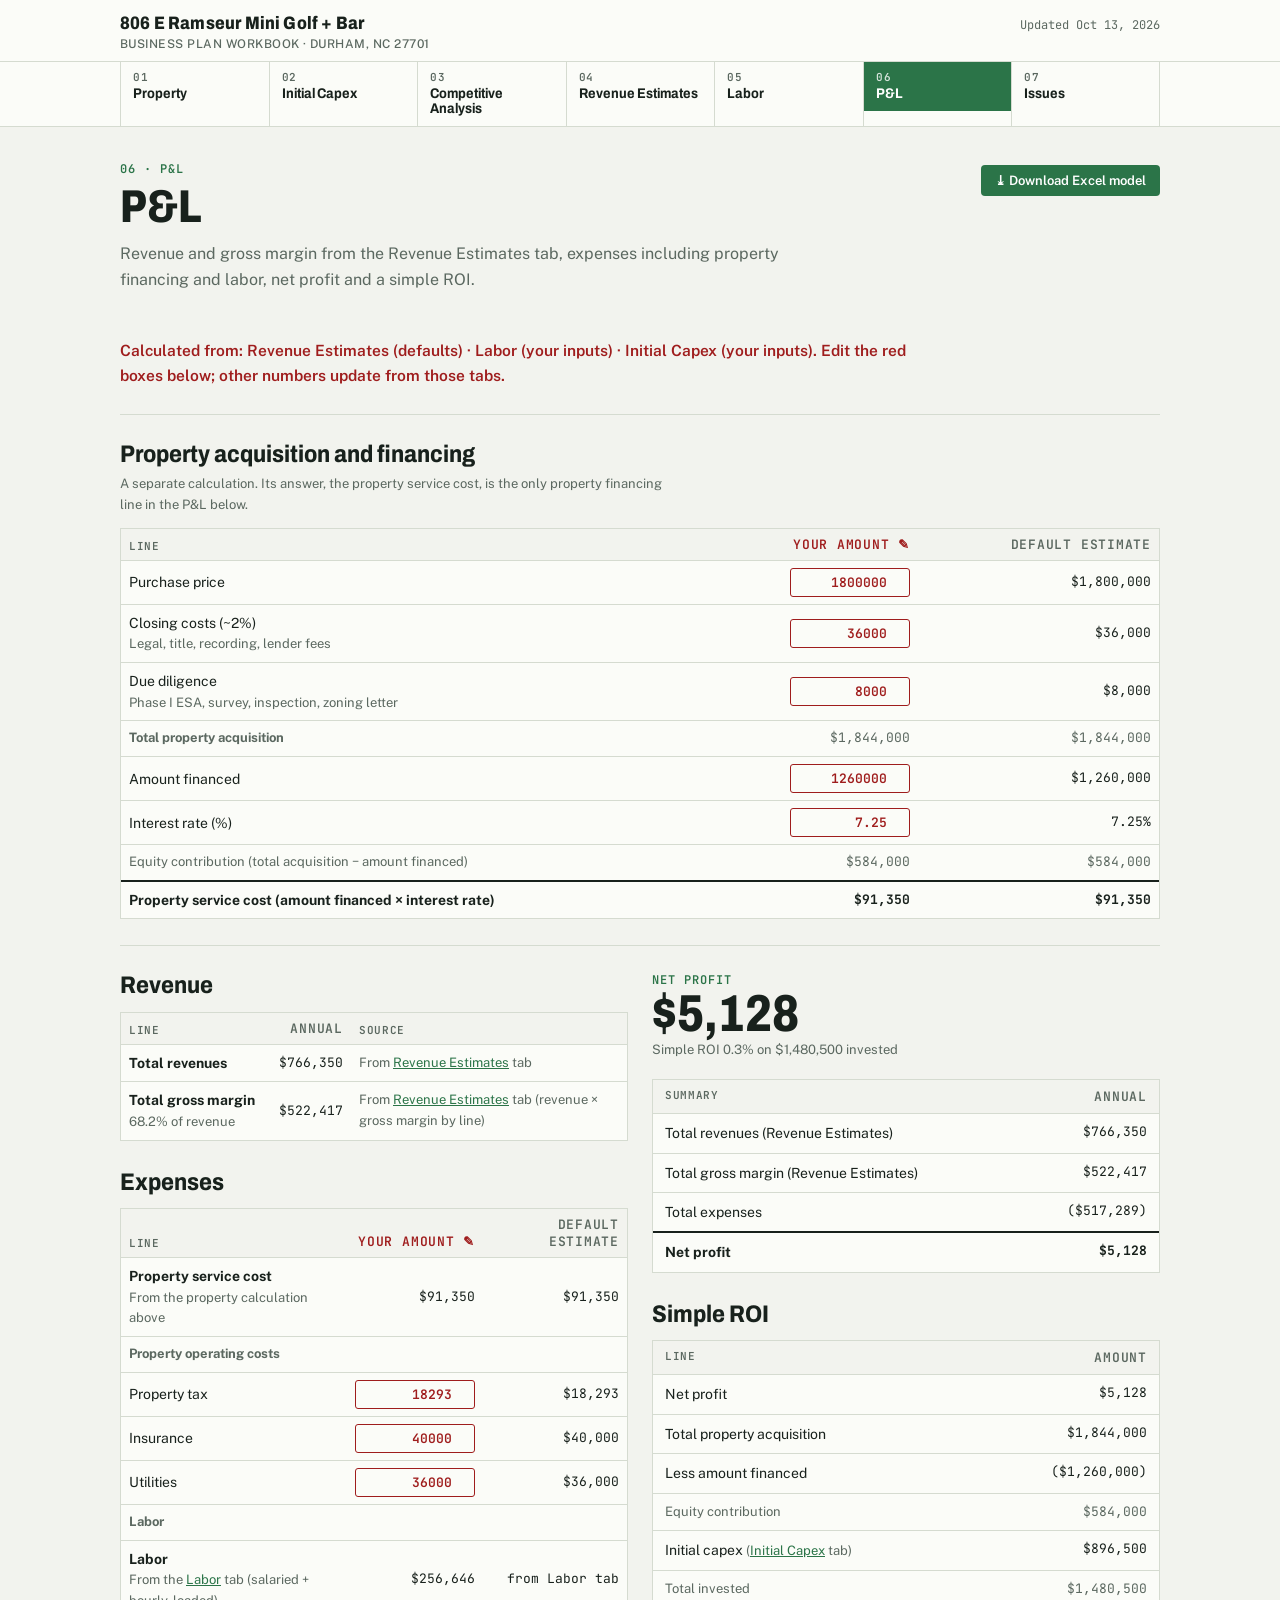
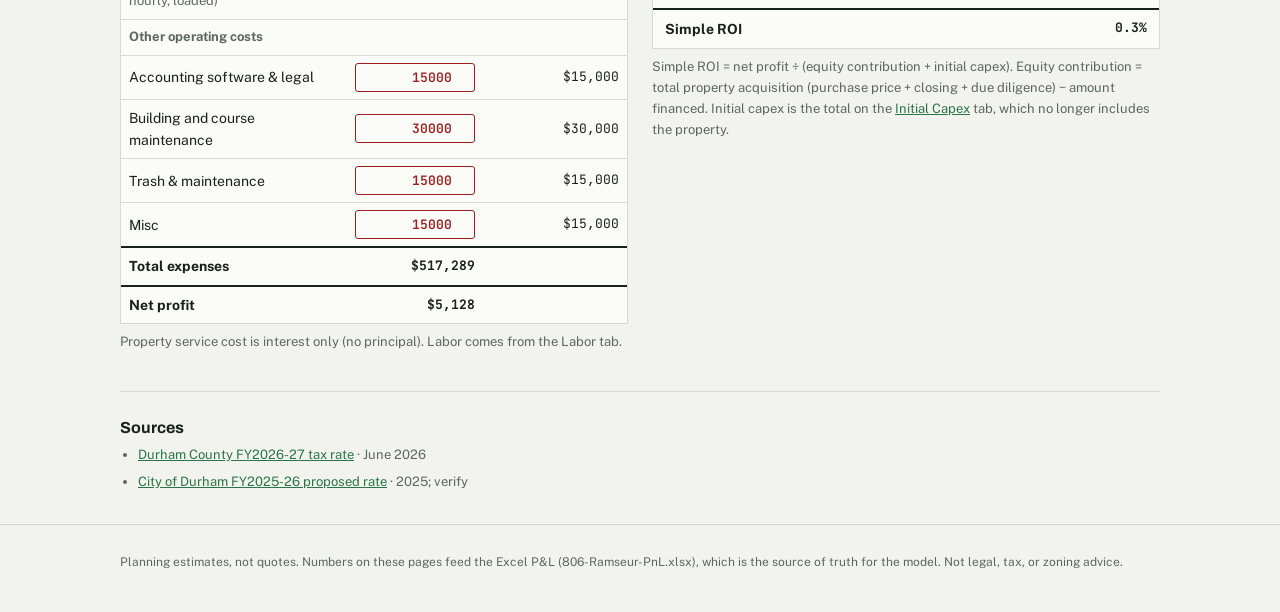
<file: pnl.html>
<!doctype html><html lang="en"><head><meta charset="utf-8"><meta name="viewport" content="width=device-width, initial-scale=1, viewport-fit=cover"><title>806 Ramseur P&amp;L</title><link rel="preconnect" href="https://fonts.googleapis.com"><link rel="preconnect" href="https://fonts.gstatic.com" crossorigin><link rel="stylesheet" href="https://fonts.googleapis.com/css2?family=Archivo:wdth,wght@75..100,500..800&family=JetBrains+Mono:wght@400;600&family=Public+Sans:wght@400;600;700&display=swap"><link rel="stylesheet" href="styles.css"></head><body>
<header class="mast"><div class="wrap"><div class="brand">806 E Ramseur Mini Golf + Bar<small>Business plan workbook · Durham, NC 27701</small></div><div class="meta">Updated Oct 13, 2026</div></div></header>
<nav class="card-nav" aria-label="Plan sections"><ol><li><a href="index.html"><span class="no">01</span><span class="nm">Property</span></a></li><li><a href="capex.html"><span class="no">02</span><span class="nm">Initial Capex</span></a></li><li><a href="competition.html"><span class="no">03</span><span class="nm">Competitive Analysis</span></a></li><li><a href="revenue.html"><span class="no">04</span><span class="nm">Revenue Estimates</span></a></li><li><a href="labor.html"><span class="no">05</span><span class="nm">Labor</span></a></li><li><a href="pnl.html" aria-current="page"><span class="no">06</span><span class="nm">P&amp;L</span></a></li><li><a href="issues.html"><span class="no">07</span><span class="nm">Issues</span></a></li></ol></nav>
<main class="wrap">
<div class="ph"><a class="xl" href="806-Ramseur-PnL.xlsx" download>⤓ Download Excel model</a><div class="eyebrow">06 · P&amp;L</div><h1>P&amp;L</h1><p class="lede">Revenue and gross margin from the Revenue Estimates tab, expenses including property financing and labor, net profit and a simple ROI.</p></div>

<section><p class="alert" id="src"></p></section>
<section><h2>Property acquisition and financing</h2>
<p class="note" style="margin-top:-6px;margin-bottom:12px">A separate calculation. Its answer, the property service cost, is the only property financing line in the P&amp;L below.</p>
<div class="tw"><table class="grid"><thead><tr><th>Line</th><th class="n" style="color:var(--alert)">Your amount ✎</th><th class="n">Default estimate</th></tr></thead><tbody id="ftab"></tbody></table></div>
</section>
<section><div class="two">
<div>
<h2>Revenue</h2>
<div class="tw"><table class="grid"><thead><tr><th>Line</th><th class="n">Annual</th><th>Source</th></tr></thead><tbody>
<tr><td><b>Total revenues</b></td><td class="n" id="v_rev"></td><td class="note">From <a href="revenue.html">Revenue Estimates</a> tab</td></tr>
<tr><td><b>Total gross margin</b><div class="note" id="v_gmp"></div></td><td class="n" id="v_gp"></td><td class="note">From <a href="revenue.html">Revenue Estimates</a> tab (revenue × gross margin by line)</td></tr>
</tbody></table></div>

<h2 style="margin-top:28px">Expenses</h2>
<div class="tw"><table class="grid"><thead><tr><th>Line</th><th class="n" style="color:var(--alert)">Your amount ✎</th><th class="n">Default estimate</th></tr></thead><tbody id="etab"></tbody></table></div>
<p class="note" style="margin-top:8px">Property service cost is interest only (no principal). Labor comes from the Labor tab.</p>
</div>
<div>
<div class="eyebrow">Net profit</div>
<div class="big" id="b_net"></div>
<div class="note" id="b_sub"></div>
<div class="tw" style="margin-top:18px"><table><thead><tr><th>Summary</th><th class="n">Annual</th></tr></thead><tbody id="stab"></tbody></table></div>
<h2 style="margin-top:28px">Simple ROI</h2>
<div class="tw"><table><thead><tr><th>Line</th><th class="n">Amount</th></tr></thead><tbody id="rtab"></tbody></table></div>
<p class="note" style="margin-top:8px">Simple ROI = net profit ÷ (equity contribution + initial capex). Equity contribution = total property acquisition (purchase price + closing + due diligence) − amount financed. Initial capex is the total on the <a href="capex.html">Initial Capex</a> tab, which no longer includes the property.</p>
</div>
</div></section>
<script>

const SH={"periods": [{"season": "Summer", "day": "Monday", "daypart": "Afternoon", "days": 35, "hours": 5, "players": 0, "food": 6, "ice": 4, "bar": 0}, {"season": "Summer", "day": "Monday", "daypart": "Evening", "days": 35, "hours": 6, "players": 0, "food": 8, "ice": 1, "bar": 5}, {"season": "Summer", "day": "Tuesday", "daypart": "Afternoon", "days": 35, "hours": 5, "players": 0, "food": 6, "ice": 4, "bar": 0}, {"season": "Summer", "day": "Tuesday", "daypart": "Evening", "days": 35, "hours": 6, "players": 0, "food": 8, "ice": 1, "bar": 5}, {"season": "Summer", "day": "Wednesday", "daypart": "Afternoon", "days": 34, "hours": 5, "players": 30, "food": 6, "ice": 4, "bar": 0}, {"season": "Summer", "day": "Wednesday", "daypart": "Evening", "days": 34, "hours": 6, "players": 60, "food": 8, "ice": 1, "bar": 5}, {"season": "Summer", "day": "Thursday", "daypart": "Afternoon", "days": 35, "hours": 5, "players": 30, "food": 6, "ice": 4, "bar": 0}, {"season": "Summer", "day": "Thursday", "daypart": "Evening", "days": 35, "hours": 6, "players": 60, "food": 8, "ice": 1, "bar": 5}, {"season": "Summer", "day": "Friday", "daypart": "Afternoon", "days": 35, "hours": 5, "players": 30, "food": 6, "ice": 4, "bar": 0}, {"season": "Summer", "day": "Friday", "daypart": "Evening", "days": 35, "hours": 6, "players": 60, "food": 8, "ice": 1, "bar": 5}, {"season": "Summer", "day": "Saturday", "daypart": "Afternoon", "days": 35, "hours": 5, "players": 80, "food": 6, "ice": 4, "bar": 5}, {"season": "Summer", "day": "Saturday", "daypart": "Evening", "days": 35, "hours": 6, "players": 100, "food": 8, "ice": 1, "bar": 16}, {"season": "Summer", "day": "Sunday", "daypart": "Afternoon", "days": 35, "hours": 5, "players": 80, "food": 6, "ice": 4, "bar": 5}, {"season": "Summer", "day": "Sunday", "daypart": "Evening", "days": 35, "hours": 6, "players": 100, "food": 8, "ice": 1, "bar": 16}, {"season": "Winter", "day": "Monday", "daypart": "Afternoon", "days": 17, "hours": 5, "players": 0, "food": 6, "ice": 0, "bar": 0}, {"season": "Winter", "day": "Monday", "daypart": "Evening", "days": 17, "hours": 6, "players": 0, "food": 8, "ice": 0, "bar": 5}, {"season": "Winter", "day": "Tuesday", "daypart": "Afternoon", "days": 17, "hours": 5, "players": 0, "food": 6, "ice": 0, "bar": 0}, {"season": "Winter", "day": "Tuesday", "daypart": "Evening", "days": 17, "hours": 6, "players": 0, "food": 8, "ice": 0, "bar": 5}, {"season": "Winter", "day": "Wednesday", "daypart": "Afternoon", "days": 18, "hours": 5, "players": 15, "food": 6, "ice": 0, "bar": 0}, {"season": "Winter", "day": "Wednesday", "daypart": "Evening", "days": 18, "hours": 6, "players": 20, "food": 8, "ice": 0, "bar": 5}, {"season": "Winter", "day": "Thursday", "daypart": "Afternoon", "days": 17, "hours": 5, "players": 15, "food": 6, "ice": 0, "bar": 0}, {"season": "Winter", "day": "Thursday", "daypart": "Evening", "days": 17, "hours": 6, "players": 20, "food": 8, "ice": 0, "bar": 5}, {"season": "Winter", "day": "Friday", "daypart": "Afternoon", "days": 18, "hours": 5, "players": 15, "food": 6, "ice": 0, "bar": 0}, {"season": "Winter", "day": "Friday", "daypart": "Evening", "days": 18, "hours": 6, "players": 20, "food": 8, "ice": 0, "bar": 5}, {"season": "Winter", "day": "Saturday", "daypart": "Afternoon", "days": 17, "hours": 5, "players": 30, "food": 6, "ice": 0, "bar": 5}, {"season": "Winter", "day": "Saturday", "daypart": "Evening", "days": 17, "hours": 6, "players": 60, "food": 8, "ice": 0, "bar": 5}, {"season": "Winter", "day": "Sunday", "daypart": "Afternoon", "days": 17, "hours": 5, "players": 30, "food": 6, "ice": 0, "bar": 5}, {"season": "Winter", "day": "Sunday", "daypart": "Evening", "days": 17, "hours": 6, "players": 60, "food": 8, "ice": 0, "bar": 5}], "price": 12.0, "events_n": 20, "event_avg": 500, "gm": {"Golf": 0.95, "Food": 0.15, "Ice cream": 0.7, "Bar": 0.76, "Private events": 0.75}, "dow": ["Monday", "Tuesday", "Wednesday", "Thursday", "Friday", "Saturday", "Sunday"], "dayparts": {"Afternoon": {"label": "12-5 pm", "hours": 5}, "Evening": {"label": "5-11 pm", "hours": 6}}, "staff_def": [[0, 0], [0, 0], [0, 0], [0, 0], [1, 1], [2, 1], [1, 1], [2, 1], [2, 1], [3, 2], [3, 2], [4, 2], [2, 1], [4, 3]], "rate": 15.0, "bur_h": 0.1, "bur_s": 0.22, "salaried": 127000, "salaried_loaded": 154940.0, "capex": [25000, 150000, 100000, 100000, 75000, 175000, 35000, 15000, 75000, 20000, 10000, 10000, 25000], "capex_acq": [false, false, false, false, false, false, false, false, false, false, false, false, false], "cont": 0.1, "prop_cost": 1800000, "closing": 36000, "dd": 8000, "financed": 1260000, "int_rate": 0.0725, "pl_exp": [{"k": "tax", "label": "Property tax", "d": 18293}, {"k": "ins", "label": "Insurance", "d": 40000}, {"k": "util", "label": "Utilities", "d": 36000}, {"k": "acct", "label": "Accounting software & legal", "d": 15000}, {"k": "maint", "label": "Building and course maintenance", "d": 30000}, {"k": "trash", "label": "Trash & maintenance", "d": 15000}, {"k": "misc", "label": "Misc", "d": 15000}]};
const fmt=v=>(v<0?'($'+Math.round(-v).toLocaleString('en-US')+')':'$'+Math.round(v).toLocaleString('en-US')), num=v=>Math.round(v).toLocaleString('en-US');
function load(k){try{return JSON.parse(localStorage.getItem(k))}catch(e){return null}}
function revState(){const s=load('ramseur-rev4');return (s&&s.periods&&s.periods.length===SH.periods.length)?{st:s,saved:true}:{st:{periods:SH.periods,price:SH.price,events_n:SH.events_n,event_avg:SH.event_avg,gm:SH.gm},saved:false}}
function laborState(){const s=load('ramseur-labor2');return (s&&s.staff&&s.staff.length===14)?{st:s,saved:true}:{st:null,saved:false}}
function findP(st,season,d,dp){return st.periods.find(p=>p.season===season&&p.day===d&&p.daypart===dp)}
function laborHours(st,staff){let h=0,k=0;SH.dow.forEach(d=>Object.keys(SH.dayparts).forEach(dp=>{const x=staff[k];h+=SH.dayparts[dp].hours*(x[0]*findP(st,'Summer',d,dp).days+x[1]*findP(st,'Winter',d,dp).days);k++}));return h}

const R=revState(),L=laborState();let C=null;try{C=JSON.parse(localStorage.getItem('ramseur-capex2'))}catch(e){}
const rs=R.st;const lines={Golf:0,Food:0,'Ice cream':0,Bar:0,'Private events':rs.events_n*rs.event_avg};
rs.periods.forEach(p=>{const n=p.days*p.players;lines.Golf+=n*rs.price;lines.Food+=n*p.food;lines['Ice cream']+=n*p.ice;lines.Bar+=n*p.bar});
const rev=Object.values(lines).reduce((a,b)=>a+b,0);let gp=0;Object.keys(lines).forEach(k=>gp+=lines[k]*rs.gm[k]);
const rate=(L.saved&&L.st.rate)?L.st.rate:SH.rate;const hrs=laborHours(rs,L.saved?L.st.staff:SH.staff_def);
const labor=hrs*rate*(1+SH.bur_h)+SH.salaried_loaded;
const V=(C&&C.v&&C.v.length===SH.capex.length)?C.v:SH.capex,cont=(C&&C.c!=null)?C.c:SH.cont;
let acq=0,bld=0;V.forEach((v,i)=>SH.capex_acq[i]?acq+=v:bld+=v);const capTot=acq+bld*(1+cont),capEx=capTot;
const DEF={prop:SH.prop_cost,close:SH.closing,dd:SH.dd,fin:SH.financed,rate:+(SH.int_rate*100).toFixed(2)};SH.pl_exp.forEach(x=>DEF[x.k]=x.d);
let S=Object.assign({},DEF);try{const sv=JSON.parse(localStorage.getItem('ramseur-pnl'));if(sv)S=Object.assign(S,sv)}catch(e){}
const inp=(id,v,step,w)=>`<input id="${id}" type="number" min="0" step="${step}" inputmode="decimal" value="${v}" style="width:${w||120}px;border-color:var(--alert);color:var(--alert)" aria-label="${id}">`;
const rowI=(id,label,step,dflt,note)=>`<tr><td>${label}${note?'<div class="note">'+note+'</div>':''}</td><td class="n">${inp(id,S[id],step)}</td><td class="n">${dflt}</td></tr>`;
let f=rowI('prop','Purchase price',10000,fmt(DEF.prop))+rowI('close','Closing costs (~2%)',500,fmt(DEF.close),'Legal, title, recording, lender fees')+rowI('dd','Due diligence',500,fmt(DEF.dd),'Phase I ESA, survey, inspection, zoning letter');
f+=`<tr class="sub"><td><b>Total property acquisition</b></td><td class="n" id="c_acq"></td><td class="n">${fmt(DEF.prop+DEF.close+DEF.dd)}</td></tr>`;
f+=rowI('fin','Amount financed',10000,fmt(DEF.fin))+rowI('rate','Interest rate (%)',0.05,DEF.rate+'%');
f+=`<tr class="sub"><td>Equity contribution (total acquisition − amount financed)</td><td class="n" id="c_eq"></td><td class="n">${fmt(DEF.prop+DEF.close+DEF.dd-DEF.fin)}</td></tr>`;
f+=`<tr class="total"><td>Property service cost (amount financed × interest rate)</td><td class="n" id="c_int0"></td><td class="n">${fmt(DEF.fin*DEF.rate/100)}</td></tr>`;
document.getElementById('ftab').innerHTML=f;
let h=`<tr><td><b>Property service cost</b><div class="note">From the property calculation above</div></td><td class="n" id="c_int"></td><td class="n">${fmt(DEF.fin*DEF.rate/100)}</td></tr>`;
h+='<tr class="sub"><td colspan="3"><b>Property operating costs</b></td></tr>';
SH.pl_exp.slice(0,3).forEach(x=>h+=rowI(x.k,x.label,500,fmt(x.d)));
h+=`<tr class="sub"><td colspan="3"><b>Labor</b></td></tr><tr><td><b>Labor</b><div class="note">From the <a href="labor.html">Labor</a> tab (salaried + hourly, loaded)</div></td><td class="n" id="c_lab"></td><td class="n">from Labor tab</td></tr>`;
h+='<tr class="sub"><td colspan="3"><b>Other operating costs</b></td></tr>';
SH.pl_exp.slice(3).forEach(x=>h+=rowI(x.k,x.label,500,fmt(x.d)));
h+=`<tr class="total"><td>Total expenses</td><td class="n" id="c_tot"></td><td></td></tr><tr class="total"><td>Net profit</td><td class="n" id="c_net"></td><td></td></tr>`;
document.getElementById('etab').innerHTML=h;
const set=(id,v)=>document.getElementById(id).textContent=v;
set('v_rev',fmt(rev));set('v_gp',fmt(gp));set('v_gmp',(rev?(gp/rev*100).toFixed(1):0)+'% of revenue');
function calc(){['prop','close','dd','fin','rate'].concat(SH.pl_exp.map(x=>x.k)).forEach(id=>S[id]=parseFloat(document.getElementById(id).value)||0);
 const intr=S.fin*S.rate/100,other=SH.pl_exp.reduce((a,x)=>a+S[x.k],0),exp=intr+labor+other,net=gp-exp;
 const acqT=S.prop+S.close+S.dd,eq=acqT-S.fin,inv=eq+capEx,roi=inv?net/inv:0;
 set('c_int',fmt(intr));set('c_int0',fmt(intr));set('c_eq',fmt(eq));set('c_acq',fmt(acqT));set('c_lab',fmt(labor));set('c_tot',fmt(exp));set('c_net',fmt(net));
 set('b_net',fmt(net));set('b_sub','Simple ROI '+(roi*100).toFixed(1)+'% on '+fmt(inv)+' invested');
 document.getElementById('stab').innerHTML=[['Total revenues (Revenue Estimates)',rev],['Total gross margin (Revenue Estimates)',gp],['Total expenses',-exp],['Net profit',net]].map(([a,b],i)=>`<tr class="${i==3?'total':''}"><td>${a}</td><td class="n">${fmt(b)}</td></tr>`).join('');
 document.getElementById('rtab').innerHTML=`<tr><td>Net profit</td><td class="n">${fmt(net)}</td></tr><tr><td>Total property acquisition</td><td class="n">${fmt(acqT)}</td></tr><tr><td>Less amount financed</td><td class="n">${fmt(-S.fin)}</td></tr><tr class="sub"><td>Equity contribution</td><td class="n">${fmt(eq)}</td></tr><tr><td>Initial capex <span class="note">(<a href="capex.html">Initial Capex</a> tab)</span></td><td class="n">${fmt(capEx)}</td></tr><tr class="sub"><td>Total invested</td><td class="n">${fmt(inv)}</td></tr><tr class="total"><td>Simple ROI</td><td class="n">${(roi*100).toFixed(1)}%</td></tr>`;
 try{localStorage.setItem('ramseur-pnl',JSON.stringify(S))}catch(e){}}
calc();document.addEventListener('input',e=>{if(e.target.matches('input'))calc()});
set('src','Calculated from: '+[R.saved?'Revenue Estimates (your inputs)':'Revenue Estimates (defaults)',L.saved?'Labor (your inputs)':'Labor (defaults)',C?'Initial Capex (your inputs)':'Initial Capex (defaults)'].join(' · ')+'. Edit the red boxes below; other numbers update from those tabs.');
</script>
<section><h3>Sources</h3><ul class="sources plain"><li><a href="https://dconc.gov/DurhamCo-News/Durham-Commissioners-Approve-1.05-Billion-Budget.htm" target="_blank" rel="noopener">Durham County FY2026-27 tax rate</a> · June 2026</li><li><a href="https://www.durhamnc.gov/CivicAlerts.aspx?AID=3503" target="_blank" rel="noopener">City of Durham FY2025-26 proposed rate</a> · 2025; verify</li></ul></section>
</main>
<footer><div class="wrap">Planning estimates, not quotes. Numbers on these pages feed the Excel P&amp;L (806-Ramseur-PnL.xlsx), which is the source of truth for the model. Not legal, tax, or zoning advice.</div></footer></body></html>
</file>
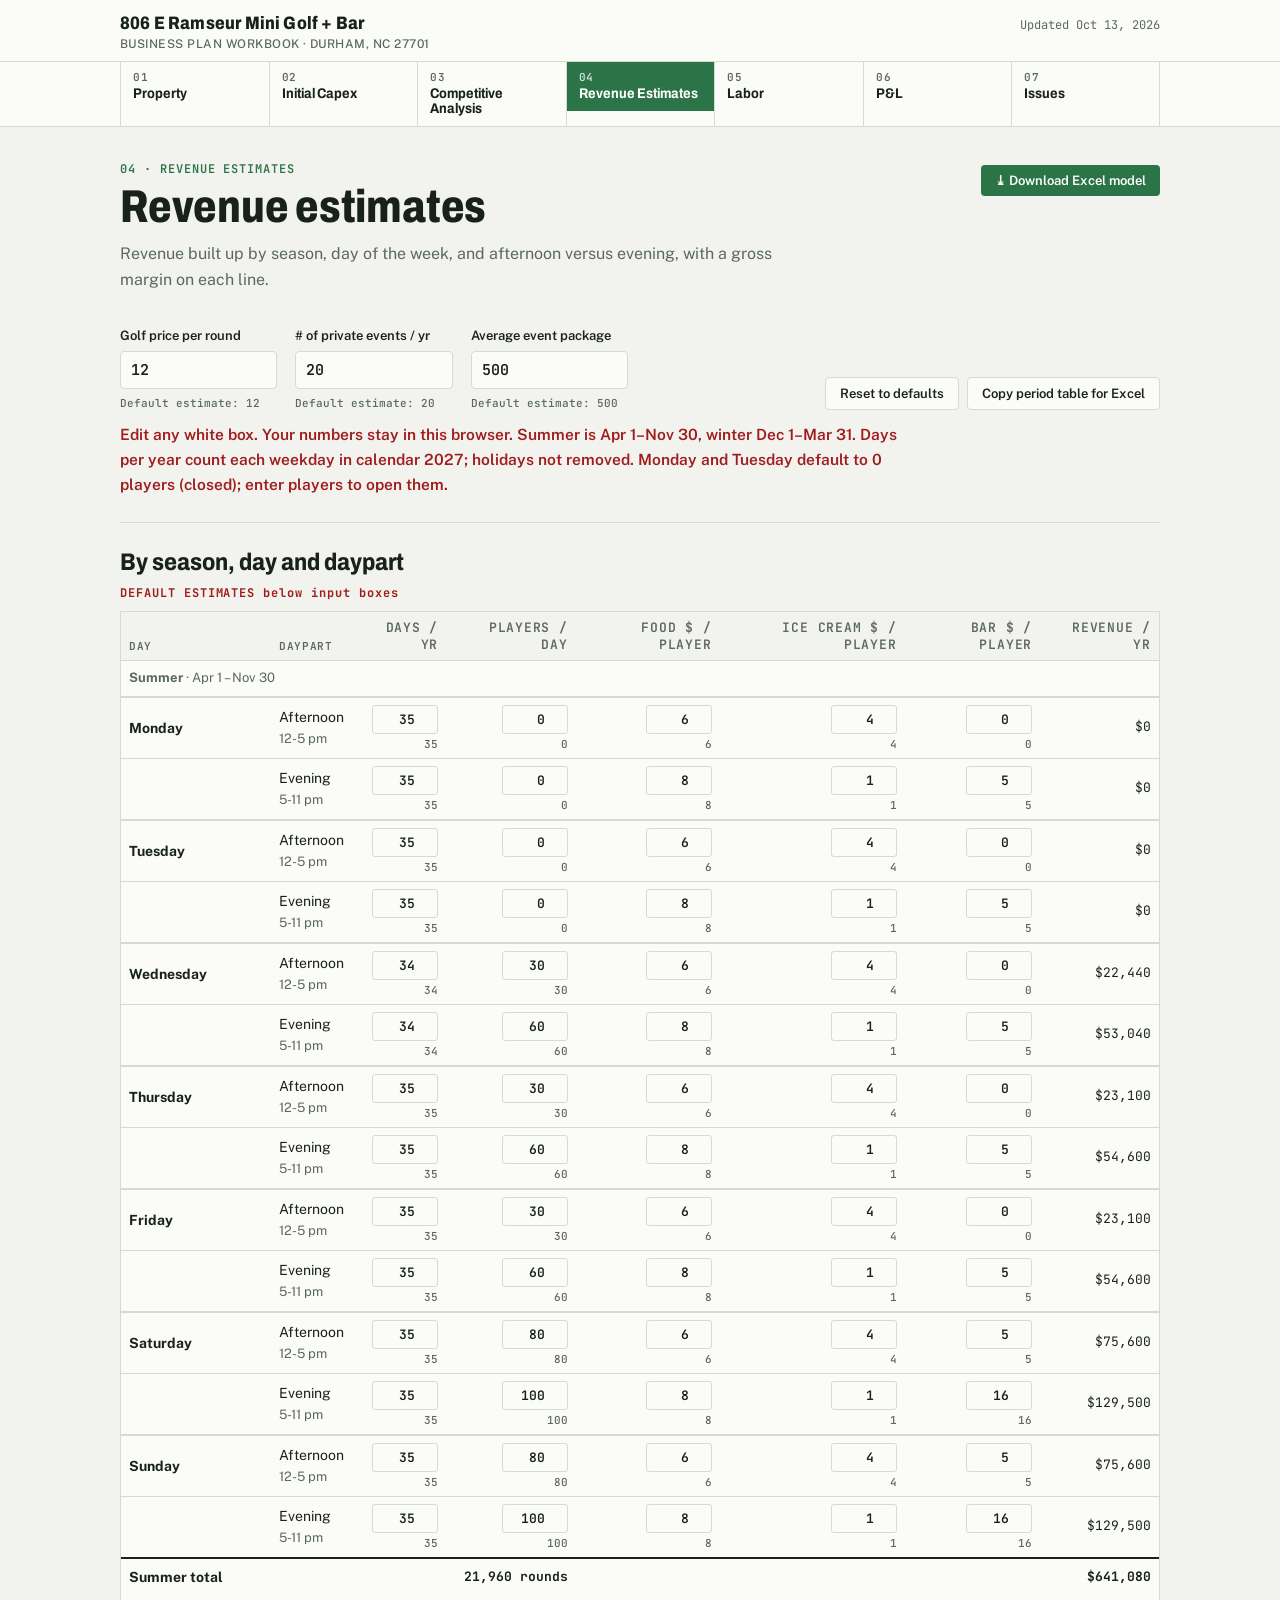
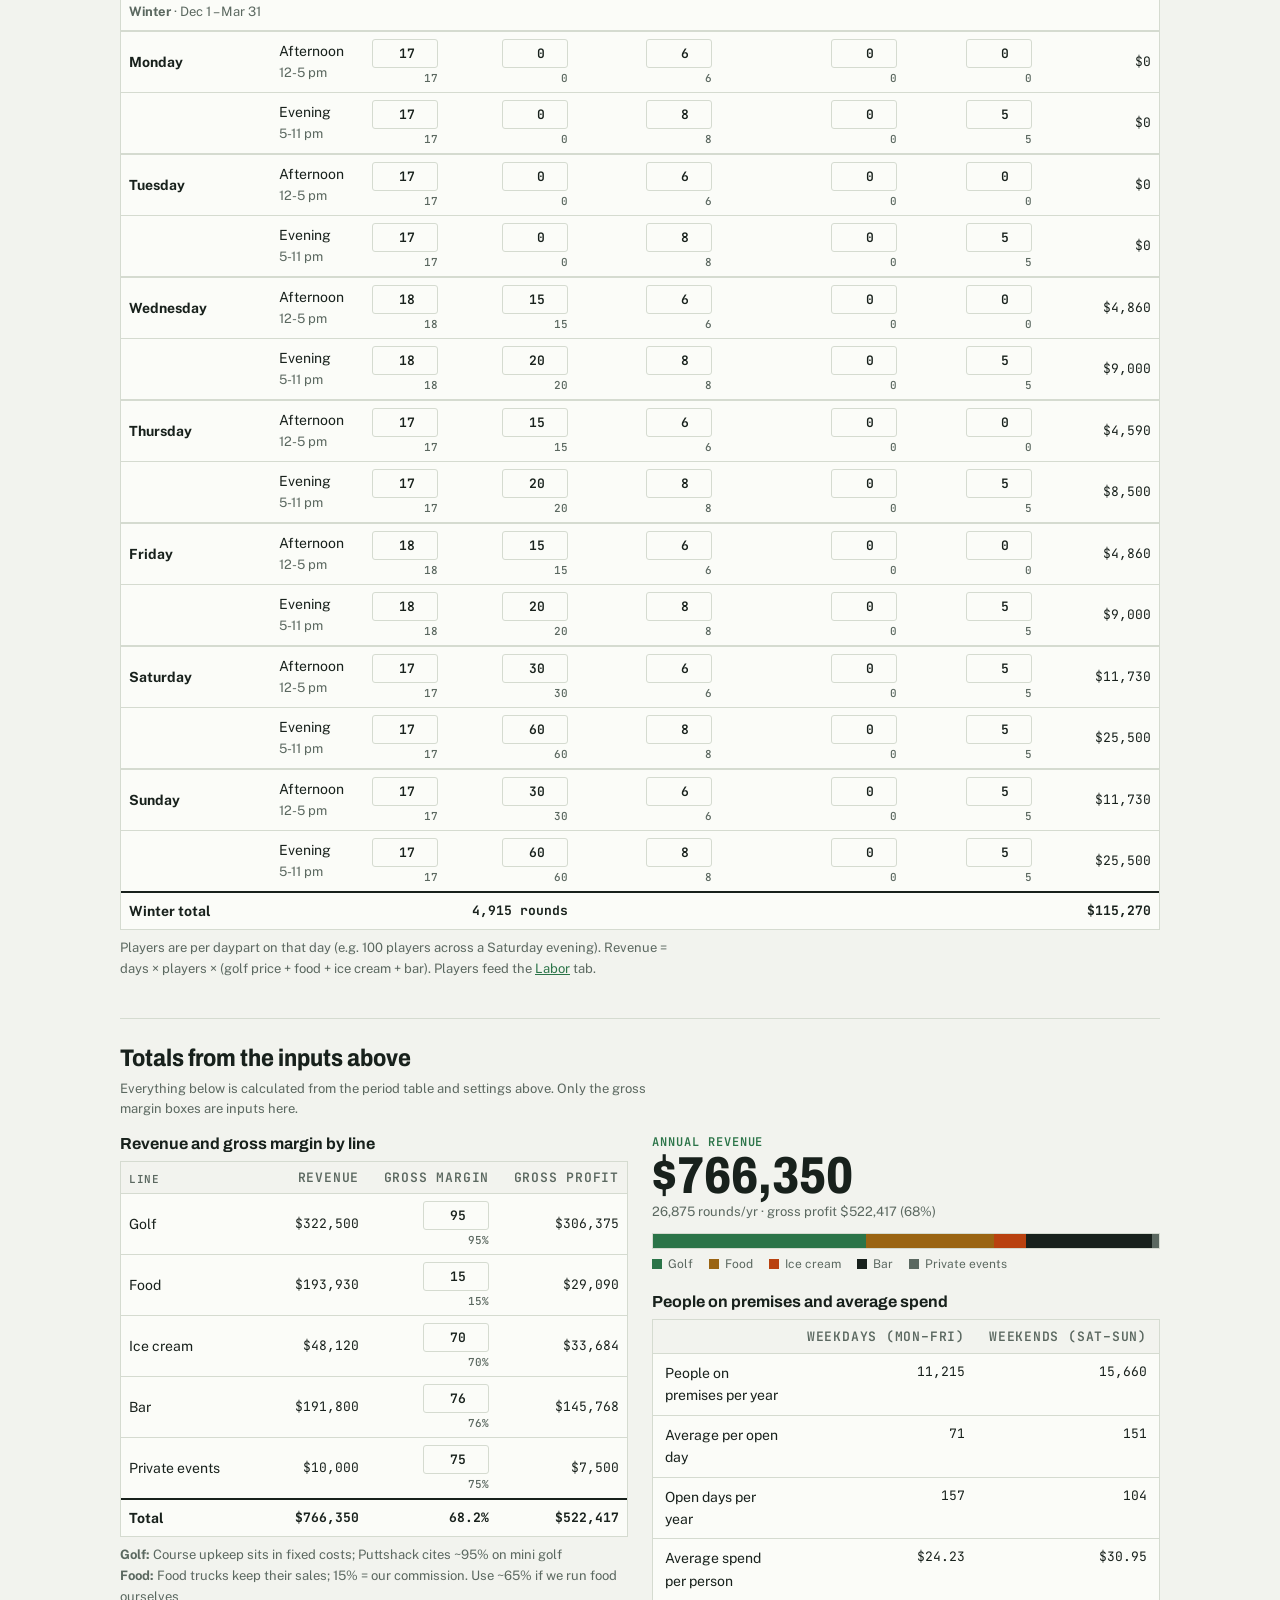
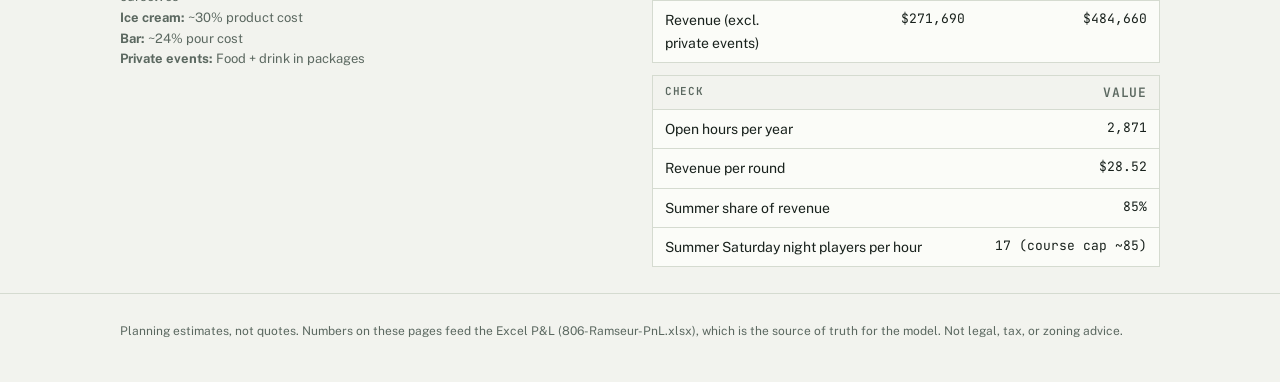
<file: revenue.html>
<!doctype html><html lang="en"><head><meta charset="utf-8"><meta name="viewport" content="width=device-width, initial-scale=1, viewport-fit=cover"><title>806 Ramseur Revenue Estimates</title><link rel="preconnect" href="https://fonts.googleapis.com"><link rel="preconnect" href="https://fonts.gstatic.com" crossorigin><link rel="stylesheet" href="https://fonts.googleapis.com/css2?family=Archivo:wdth,wght@75..100,500..800&family=JetBrains+Mono:wght@400;600&family=Public+Sans:wght@400;600;700&display=swap"><link rel="stylesheet" href="styles.css"></head><body>
<header class="mast"><div class="wrap"><div class="brand">806 E Ramseur Mini Golf + Bar<small>Business plan workbook · Durham, NC 27701</small></div><div class="meta">Updated Oct 13, 2026</div></div></header>
<nav class="card-nav" aria-label="Plan sections"><ol><li><a href="index.html"><span class="no">01</span><span class="nm">Property</span></a></li><li><a href="capex.html"><span class="no">02</span><span class="nm">Initial Capex</span></a></li><li><a href="competition.html"><span class="no">03</span><span class="nm">Competitive Analysis</span></a></li><li><a href="revenue.html" aria-current="page"><span class="no">04</span><span class="nm">Revenue Estimates</span></a></li><li><a href="labor.html"><span class="no">05</span><span class="nm">Labor</span></a></li><li><a href="pnl.html"><span class="no">06</span><span class="nm">P&amp;L</span></a></li><li><a href="issues.html"><span class="no">07</span><span class="nm">Issues</span></a></li></ol></nav>
<main class="wrap">
<div class="ph"><a class="xl" href="806-Ramseur-PnL.xlsx" download>⤓ Download Excel model</a><div class="eyebrow">04 · Revenue Estimates</div><h1>Revenue estimates</h1><p class="lede">Revenue built up by season, day of the week, and afternoon versus evening, with a gross margin on each line.</p></div>

<section>
<div class="two" style="align-items:end">
<div class="form" style="grid-template-columns:repeat(3,minmax(0,1fr))">
<label for="price"><b>Golf price per round</b><input id="price" type="number" step="0.5" min="0" inputmode="decimal"><span>one price, all periods</span></label>
<label for="events_n"><b># of private events / yr</b><input id="events_n" type="number" step="1" min="0" inputmode="numeric"><span>birthdays, buyouts</span></label>
<label for="event_avg"><b>Average event package</b><input id="event_avg" type="number" step="50" min="0" inputmode="decimal"><span>dollars</span></label>
</div>
<div class="btns" style="justify-content:flex-end"><button type="button" id="reset">Reset to defaults</button><button type="button" id="copy">Copy period table for Excel</button></div>
</div>
<p class="alert" id="copymsg">Edit any white box. Your numbers stay in this browser. Summer is Apr 1–Nov 30, winter Dec 1–Mar 31. Days per year count each weekday in calendar 2027; holidays not removed. Monday and Tuesday default to 0 players (closed); enter players to open them.</p>
</section>

<section><h2>By season, day and daypart</h2>
<p class="dlabel">DEFAULT ESTIMATES below input boxes</p>
<div class="tw"><table class="grid">
<thead><tr><th>Day</th><th>Daypart</th><th class="n">Days / yr</th><th class="n">Players / day</th><th class="n">Food $ / player</th><th class="n">Ice cream $ / player</th><th class="n">Bar $ / player</th><th class="n">Revenue / yr</th></tr></thead>
<tbody id="ptab"></tbody></table></div>
<p class="note" style="margin-top:8px">Players are per daypart on that day (e.g. 100 players across a Saturday evening). Revenue = days × players × (golf price + food + ice cream + bar). Players feed the <a href="labor.html">Labor</a> tab.</p>
</section>

<section><h2>Totals from the inputs above</h2>
<p class="note" style="margin-top:-6px;margin-bottom:14px">Everything below is calculated from the period table and settings above. Only the gross margin boxes are inputs here.</p>
<div class="two">
<div><h3>Revenue and gross margin by line</h3>
<div class="tw"><table class="grid">
<thead><tr><th>Line</th><th class="n">Revenue</th><th class="n">Gross margin</th><th class="n">Gross profit</th></tr></thead>
<tbody id="ttab"></tbody></table></div>
<p class="note" id="gmnotes" style="margin-top:8px"></p></div>
<div><div class="eyebrow">Annual revenue</div>
<div class="big" id="total">$0</div>
<div class="note" id="sub"></div>
<div class="mix" id="mix" aria-hidden="true"></div>
<div class="legend" id="legend"></div>
<h3 style="margin-top:18px">People on premises and average spend</h3>
<div class="tw"><table>
<thead><tr><th></th><th class="n">Weekdays (Mon–Fri)</th><th class="n">Weekends (Sat–Sun)</th></tr></thead>
<tbody id="seg"></tbody></table></div>
<div class="tw" style="margin-top:12px"><table>
<thead><tr><th>Check</th><th class="n">Value</th></tr></thead>
<tbody id="kpis"></tbody></table></div></div>
</div></section>
<script>
const CFG={"periods": [{"season": "Summer", "day": "Monday", "daypart": "Afternoon", "days": 35, "hours": 5, "label": "12-5 pm", "players": 0, "food": 6, "ice": 4, "bar": 0}, {"season": "Summer", "day": "Monday", "daypart": "Evening", "days": 35, "hours": 6, "label": "5-11 pm", "players": 0, "food": 8, "ice": 1, "bar": 5}, {"season": "Summer", "day": "Tuesday", "daypart": "Afternoon", "days": 35, "hours": 5, "label": "12-5 pm", "players": 0, "food": 6, "ice": 4, "bar": 0}, {"season": "Summer", "day": "Tuesday", "daypart": "Evening", "days": 35, "hours": 6, "label": "5-11 pm", "players": 0, "food": 8, "ice": 1, "bar": 5}, {"season": "Summer", "day": "Wednesday", "daypart": "Afternoon", "days": 34, "hours": 5, "label": "12-5 pm", "players": 30, "food": 6, "ice": 4, "bar": 0}, {"season": "Summer", "day": "Wednesday", "daypart": "Evening", "days": 34, "hours": 6, "label": "5-11 pm", "players": 60, "food": 8, "ice": 1, "bar": 5}, {"season": "Summer", "day": "Thursday", "daypart": "Afternoon", "days": 35, "hours": 5, "label": "12-5 pm", "players": 30, "food": 6, "ice": 4, "bar": 0}, {"season": "Summer", "day": "Thursday", "daypart": "Evening", "days": 35, "hours": 6, "label": "5-11 pm", "players": 60, "food": 8, "ice": 1, "bar": 5}, {"season": "Summer", "day": "Friday", "daypart": "Afternoon", "days": 35, "hours": 5, "label": "12-5 pm", "players": 30, "food": 6, "ice": 4, "bar": 0}, {"season": "Summer", "day": "Friday", "daypart": "Evening", "days": 35, "hours": 6, "label": "5-11 pm", "players": 60, "food": 8, "ice": 1, "bar": 5}, {"season": "Summer", "day": "Saturday", "daypart": "Afternoon", "days": 35, "hours": 5, "label": "12-5 pm", "players": 80, "food": 6, "ice": 4, "bar": 5}, {"season": "Summer", "day": "Saturday", "daypart": "Evening", "days": 35, "hours": 6, "label": "5-11 pm", "players": 100, "food": 8, "ice": 1, "bar": 16}, {"season": "Summer", "day": "Sunday", "daypart": "Afternoon", "days": 35, "hours": 5, "label": "12-5 pm", "players": 80, "food": 6, "ice": 4, "bar": 5}, {"season": "Summer", "day": "Sunday", "daypart": "Evening", "days": 35, "hours": 6, "label": "5-11 pm", "players": 100, "food": 8, "ice": 1, "bar": 16}, {"season": "Winter", "day": "Monday", "daypart": "Afternoon", "days": 17, "hours": 5, "label": "12-5 pm", "players": 0, "food": 6, "ice": 0, "bar": 0}, {"season": "Winter", "day": "Monday", "daypart": "Evening", "days": 17, "hours": 6, "label": "5-11 pm", "players": 0, "food": 8, "ice": 0, "bar": 5}, {"season": "Winter", "day": "Tuesday", "daypart": "Afternoon", "days": 17, "hours": 5, "label": "12-5 pm", "players": 0, "food": 6, "ice": 0, "bar": 0}, {"season": "Winter", "day": "Tuesday", "daypart": "Evening", "days": 17, "hours": 6, "label": "5-11 pm", "players": 0, "food": 8, "ice": 0, "bar": 5}, {"season": "Winter", "day": "Wednesday", "daypart": "Afternoon", "days": 18, "hours": 5, "label": "12-5 pm", "players": 15, "food": 6, "ice": 0, "bar": 0}, {"season": "Winter", "day": "Wednesday", "daypart": "Evening", "days": 18, "hours": 6, "label": "5-11 pm", "players": 20, "food": 8, "ice": 0, "bar": 5}, {"season": "Winter", "day": "Thursday", "daypart": "Afternoon", "days": 17, "hours": 5, "label": "12-5 pm", "players": 15, "food": 6, "ice": 0, "bar": 0}, {"season": "Winter", "day": "Thursday", "daypart": "Evening", "days": 17, "hours": 6, "label": "5-11 pm", "players": 20, "food": 8, "ice": 0, "bar": 5}, {"season": "Winter", "day": "Friday", "daypart": "Afternoon", "days": 18, "hours": 5, "label": "12-5 pm", "players": 15, "food": 6, "ice": 0, "bar": 0}, {"season": "Winter", "day": "Friday", "daypart": "Evening", "days": 18, "hours": 6, "label": "5-11 pm", "players": 20, "food": 8, "ice": 0, "bar": 5}, {"season": "Winter", "day": "Saturday", "daypart": "Afternoon", "days": 17, "hours": 5, "label": "12-5 pm", "players": 30, "food": 6, "ice": 0, "bar": 5}, {"season": "Winter", "day": "Saturday", "daypart": "Evening", "days": 17, "hours": 6, "label": "5-11 pm", "players": 60, "food": 8, "ice": 0, "bar": 5}, {"season": "Winter", "day": "Sunday", "daypart": "Afternoon", "days": 17, "hours": 5, "label": "12-5 pm", "players": 30, "food": 6, "ice": 0, "bar": 5}, {"season": "Winter", "day": "Sunday", "daypart": "Evening", "days": 17, "hours": 6, "label": "5-11 pm", "players": 60, "food": 8, "ice": 0, "bar": 5}], "price": 12.0, "events_n": 20, "event_avg": 500, "gm": {"Golf": 0.95, "Food": 0.15, "Ice cream": 0.7, "Bar": 0.76, "Private events": 0.75}, "gm_note": {"Golf": "Course upkeep sits in fixed costs; Puttshack cites ~95% on mini golf", "Food": "Food trucks keep their sales; 15% = our commission. Use ~65% if we run food ourselves", "Ice cream": "~30% product cost", "Bar": "~24% pour cost", "Private events": "Food + drink in packages"}};
const LINES=['Golf','Food','Ice cream','Bar','Private events'];
const COLORS=['var(--turf)','var(--amber)','var(--flag)','var(--ink)','var(--muted)'];
const WEEKEND=['Saturday','Sunday'];
const fmt=v=>'$'+Math.round(v).toLocaleString('en-US'), num=v=>Math.round(v).toLocaleString('en-US');
const inp=(id,v,step,d)=>`<input id="${id}" type="number" min="0" step="${step}" inputmode="decimal" value="${v}" aria-label="${id}">`+(d===undefined?'':`<div class="dflt">${d}</div>`);
function defaults(){return JSON.parse(JSON.stringify({periods:CFG.periods,price:CFG.price,events_n:CFG.events_n,event_avg:CFG.event_avg,gm:CFG.gm}))}
let S=defaults();
try{const sv=JSON.parse(localStorage.getItem('ramseur-rev4'));if(sv&&sv.periods&&sv.periods.length===CFG.periods.length)S=sv}catch(e){}
function build(){
 const t=document.getElementById('ptab');let h='',season='';
 S.periods.forEach((p,i)=>{const D=CFG.periods[i];if(p.season!==season){season=p.season;h+=`<tr class="sub"><td colspan="8"><b>${season}</b> · ${season==='Summer'?'Apr 1 – Nov 30':'Dec 1 – Mar 31'}</td></tr>`}
  const first=p.daypart==='Afternoon';
  h+=`<tr${first?' class="dstart"':''}><td>${first?'<b>'+p.day+'</b>':''}</td><td>${p.daypart}<div class="note">${p.label}</div></td>
  <td class="n">${inp('d'+i,p.days,1,D.days)}</td><td class="n">${inp('p'+i,p.players,5,D.players)}</td>
  <td class="n">${inp('f'+i,p.food,0.5,D.food)}</td><td class="n">${inp('i'+i,p.ice,0.5,D.ice)}</td><td class="n">${inp('b'+i,p.bar,0.5,D.bar)}</td><td class="n" id="r${i}"></td></tr>`;
  if(i===13||i===27)h+=`<tr class="total"><td colspan="2">${season} total</td><td></td><td class="n" id="sp${i}"></td><td></td><td></td><td></td><td class="n" id="sr${i}"></td></tr>`});
 t.innerHTML=h;
 document.getElementById('ttab').innerHTML=LINES.map((k,j)=>`<tr><td>${k}</td><td class="n" id="lv${j}"></td><td class="n">${inp('gm'+j,Math.round(S.gm[k]*100),1,Math.round(CFG.gm[k]*100)+'%')}</td><td class="n" id="lg${j}"></td></tr>`).join('')+
  `<tr class="total"><td>Total</td><td class="n" id="lvt"></td><td class="n" id="lgm"></td><td class="n" id="lgt"></td></tr>`;
 document.getElementById('gmnotes').innerHTML=LINES.map(k=>`<b>${k}:</b> ${CFG.gm_note[k]}`).join('<br>');
 [['price',CFG.price],['events_n',CFG.events_n],['event_avg',CFG.event_avg]].forEach(([id,d])=>{const sp=document.getElementById(id).parentElement.querySelector('span');sp.textContent='Default estimate: '+d;sp.className='dflt'});
 document.getElementById('price').value=S.price;document.getElementById('events_n').value=S.events_n;document.getElementById('event_avg').value=S.event_avg;
}
const val=id=>parseFloat(document.getElementById(id).value)||0;
function read(){S.price=val('price');S.events_n=val('events_n');S.event_avg=val('event_avg');
 S.periods.forEach((p,i)=>{p.days=val('d'+i);p.players=val('p'+i);p.food=val('f'+i);p.ice=val('i'+i);p.bar=val('b'+i)});
 LINES.forEach((k,j)=>S.gm[k]=val('gm'+j)/100)}
function calc(){
 const L={'Golf':0,'Food':0,'Ice cream':0,'Bar':0,'Private events':S.events_n*S.event_avg};let rounds=0,hours=0;const seas={Summer:0,Winter:0};
 const seg={wd:{n:0,r:0,days:0},we:{n:0,r:0,days:0}};let sp=0,sr=0;
 S.periods.forEach((p,i)=>{const n=p.days*p.players;rounds+=n;if(p.players>0)hours+=p.days*p.hours;
  const g=n*S.price,f=n*p.food,ic=n*p.ice,b=n*p.bar,r=g+f+ic+b;
  L['Golf']+=g;L['Food']+=f;L['Ice cream']+=ic;L['Bar']+=b;seas[p.season]+=r;
  const k=WEEKEND.includes(p.day)?'we':'wd';seg[k].n+=n;seg[k].r+=r;if(p.daypart==='Afternoon'&&(p.players>0||S.periods[i+1].players>0))seg[k].days+=p.days;
  document.getElementById('r'+i).textContent=fmt(r);sp+=n;sr+=r;
  if(i===13||i===27){document.getElementById('sp'+i).textContent=num(sp)+' rounds';document.getElementById('sr'+i).textContent=fmt(sr);sp=0;sr=0}});
 const t=LINES.reduce((s,k)=>s+L[k],0);let gp=0;
 LINES.forEach((k,j)=>{const g=L[k]*S.gm[k];gp+=g;document.getElementById('lv'+j).textContent=fmt(L[k]);document.getElementById('lg'+j).textContent=fmt(g)});
 document.getElementById('lvt').textContent=fmt(t);document.getElementById('lgt').textContent=fmt(gp);document.getElementById('lgm').textContent=t?(gp/t*100).toFixed(1)+'%':'—';
 document.getElementById('total').textContent=fmt(t);
 document.getElementById('sub').textContent=`${num(rounds)} rounds/yr · gross profit ${fmt(gp)} (${t?(gp/t*100).toFixed(0):0}%)`;
 document.getElementById('mix').innerHTML=LINES.map((k,i)=>`<span style="width:${t?L[k]/t*100:0}%;background:${COLORS[i]}"></span>`).join('');
 document.getElementById('legend').innerHTML=LINES.map((k,i)=>`<span><i style="background:${COLORS[i]}"></i>${k}</span>`).join('');
 const c=(o,f)=>f(o);const W=seg.wd,E=seg.we;
 document.getElementById('seg').innerHTML=[
  ['People on premises per year',num(W.n),num(E.n)],
  ['Average per open day',W.days?num(W.n/W.days):'—',E.days?num(E.n/E.days):'—'],
  ['Open days per year',num(W.days),num(E.days)],
  ['Average spend per person',W.n?'$'+(W.r/W.n).toFixed(2):'—',E.n?'$'+(E.r/E.n).toFixed(2):'—'],
  ['Revenue (excl. private events)',fmt(W.r),fmt(E.r)]].map(([a,b,c2])=>`<tr><td>${a}</td><td class="n">${b}</td><td class="n">${c2}</td></tr>`).join('');
 const pk=S.periods.find(p=>p.season==='Summer'&&p.day==='Saturday'&&p.daypart==='Evening');
 document.getElementById('kpis').innerHTML=[
  ['Open hours per year',num(hours)],
  ['Revenue per round',rounds?'$'+(t/rounds).toFixed(2):'—'],
  ['Summer share of revenue',t?((seas.Summer)/(seas.Summer+seas.Winter)*100).toFixed(0)+'%':'—'],
  ['Summer Saturday night players per hour',(pk.players/pk.hours).toFixed(0)+' (course cap ~85)']
 ].map(([k,v])=>`<tr><td>${k}</td><td class="n">${v}</td></tr>`).join('');
 try{localStorage.setItem('ramseur-rev4',JSON.stringify(S))}catch(e){}
}
build();calc();
document.addEventListener('input',e=>{if(e.target.matches('input')){read();calc()}});
document.getElementById('reset').addEventListener('click',()=>{S=defaults();build();calc();document.getElementById('copymsg').textContent='Defaults restored.'});
document.getElementById('copy').addEventListener('click',()=>{const txt=S.periods.map(p=>[p.days,p.hours,p.players,p.food,p.ice,p.bar].join('\t')).join('\n');const msg=document.getElementById('copymsg');
 const fb=()=>{msg.textContent='Copy is blocked here. Type the values into Assumptions!D8:I35 in Excel.'};
 try{navigator.clipboard.writeText(txt).then(()=>msg.textContent='Copied 28 rows. In Excel click Assumptions!D8 and paste. Set golf price, events and margins in their own cells.',fb)}catch(e){fb()}});
</script>

</main>
<footer><div class="wrap">Planning estimates, not quotes. Numbers on these pages feed the Excel P&amp;L (806-Ramseur-PnL.xlsx), which is the source of truth for the model. Not legal, tax, or zoning advice.</div></footer></body></html>
</file>
<file: styles.css>
/* Layout: one 1080px column; a scorecard-style nav strip across the top, sections stacked, tables in scroll wells */
:root{
  --bg:#f2f3ee; --surface:#fbfcf8; --ink:#18211c; --muted:#5b6860; --line:#d5dbd0;
  --turf:#2b7448; --turf-ink:#ffffff; --turf-soft:#e2eee5;
  --flag:#b9410f; --flag-soft:#f9e6dc; --amber:#9a6412; --amber-soft:#f6ecd6;
  --f-display:"Archivo","Arial Narrow",Arial,sans-serif;
  --f-body:"Public Sans",system-ui,-apple-system,"Segoe UI",sans-serif;
  --f-mono:"JetBrains Mono",ui-monospace,Menlo,Consolas,monospace;
}
@media (prefers-color-scheme: dark){:root:not([data-theme="light"]){
  --bg:#111613; --surface:#18201b; --ink:#e5ebe4; --muted:#9aa89f; --line:#2a352e;
  --turf:#5dbb84; --turf-ink:#0d140f; --turf-soft:#1d3226;
  --flag:#f08a5b; --flag-soft:#3a2118; --amber:#e3ac52; --amber-soft:#332818; color-scheme:dark}}
:root[data-theme="dark"]{
  --bg:#111613; --surface:#18201b; --ink:#e5ebe4; --muted:#9aa89f; --line:#2a352e;
  --turf:#5dbb84; --turf-ink:#0d140f; --turf-soft:#1d3226;
  --flag:#f08a5b; --flag-soft:#3a2118; --amber:#e3ac52; --amber-soft:#332818; color-scheme:dark}

*{box-sizing:border-box}
body{margin:0;background:var(--bg);color:var(--ink);font:15px/1.6 var(--f-body)}
a{color:var(--turf)}
a:focus-visible,button:focus-visible,input:focus-visible,select:focus-visible{outline:2px solid var(--turf);outline-offset:2px}
.wrap{max-width:1080px;margin:0 auto;padding-inline:20px}

/* masthead */
.mast{border-bottom:1px solid var(--line);background:var(--surface)}
.mast .wrap{display:flex;flex-wrap:wrap;align-items:baseline;justify-content:space-between;gap:4px 16px;padding-block:14px 10px}
.brand{font:800 18px/1.1 var(--f-display);font-stretch:85%;letter-spacing:.01em}
.brand small{display:block;font:500 12px var(--f-body);color:var(--muted);letter-spacing:.04em;text-transform:uppercase;margin-top:3px}
.mast .meta{font:12px var(--f-mono);color:var(--muted)}

/* scorecard nav */
.card-nav{overflow-x:auto;border-bottom:1px solid var(--line);background:var(--surface)}
.card-nav ol{list-style:none;margin:0 auto;padding:0 20px;max-width:1080px;display:grid;grid-template-columns:repeat(7,minmax(108px,1fr))}
.card-nav li{border-left:1px solid var(--line)}
.card-nav li:last-child{border-right:1px solid var(--line)}
.card-nav a{display:flex;flex-direction:column;gap:2px;padding:8px 12px 10px;text-decoration:none;color:var(--ink)}
.card-nav a .no{font:600 11px var(--f-mono);color:var(--muted);letter-spacing:.06em}
.card-nav a .nm{font:700 14px var(--f-display);font-stretch:90%}
.card-nav a:hover{background:var(--turf-soft)}
.card-nav a[aria-current="page"]{background:var(--turf);color:var(--turf-ink)}
.card-nav a[aria-current="page"] .no{color:var(--turf-ink);opacity:.8}

/* page header */
.ph{padding-block:34px 8px}
.eyebrow{font:600 12px var(--f-mono);letter-spacing:.08em;text-transform:uppercase;color:var(--turf)}
h1{font:800 clamp(30px,5vw,46px)/1.05 var(--f-display);font-stretch:80%;margin:6px 0 10px;text-wrap:balance;letter-spacing:-.005em}
h2{font:750 24px/1.15 var(--f-display);font-stretch:88%;margin:0 0 12px;text-wrap:balance}
h3{font:700 16px/1.3 var(--f-display);margin:0 0 6px}
.lede{max-width:68ch;color:var(--muted);font-size:16px;margin:0}
section{padding-block:26px;border-top:1px solid var(--line)}
.ph + section{border-top:0}
p{max-width:70ch;margin:0 0 12px}
ul.plain{margin:0;padding-left:18px;max-width:70ch}
ul.plain li{margin-bottom:6px}

/* facts */
.facts{display:grid;grid-template-columns:repeat(auto-fit,minmax(200px,1fr));gap:0;border-top:1px solid var(--line);border-left:1px solid var(--line)}
.fact{background:var(--surface);padding:12px 14px;min-width:0;border-right:1px solid var(--line);border-bottom:1px solid var(--line)}
.fact .k{font:600 11px var(--f-mono);letter-spacing:.06em;text-transform:uppercase;color:var(--muted)}
.fact .v{font:700 20px/1.25 var(--f-display);font-stretch:90%;margin-top:3px;font-variant-numeric:tabular-nums}
.fact .s{font-size:13px;color:var(--muted);margin-top:2px}

/* tables */
.tw{overflow-x:auto;border:1px solid var(--line);background:var(--surface)}
table{border-collapse:collapse;width:100%;font-size:14px}
th,td{padding:8px 12px;text-align:left;vertical-align:top;border-bottom:1px solid var(--line)}
thead th{font:600 11px var(--f-mono);letter-spacing:.06em;text-transform:uppercase;color:var(--muted);background:var(--bg);white-space:nowrap}
td.n,th.n{text-align:right;font-variant-numeric:tabular-nums;white-space:nowrap;font-family:var(--f-mono);font-size:13px}
tr.total td{font-weight:700;border-top:2px solid var(--ink);border-bottom:0}
tr.sub td{color:var(--muted);font-size:13px}
tbody tr:last-child td{border-bottom:0}

/* chips + callouts */
.chip{display:inline-block;font:600 11px var(--f-mono);letter-spacing:.04em;text-transform:uppercase;padding:2px 8px;border-radius:3px;white-space:nowrap}
.chip.inv{background:var(--flag-soft);color:var(--flag)}
.chip.open{background:var(--amber-soft);color:var(--amber)}
.chip.ok{background:var(--turf-soft);color:var(--turf)}
.callout{border-left:4px solid var(--flag);background:var(--flag-soft);padding:14px 16px;max-width:76ch}
.callout.green{border-color:var(--turf);background:var(--turf-soft)}
.callout p:last-child{margin-bottom:0}

.two{display:grid;grid-template-columns:repeat(auto-fit,minmax(300px,1fr));gap:24px}
.two > *{min-width:0}
.note{font-size:13px;color:var(--muted)}
.sources{font-size:13px;color:var(--muted)}
.sources li{margin-bottom:4px}
footer{padding-block:28px 40px;border-top:1px solid var(--line);font-size:12px;color:var(--muted)}

/* inputs */
.form{display:grid;grid-template-columns:repeat(auto-fill,minmax(230px,1fr));gap:14px 18px}
.form label{display:flex;flex-direction:column;gap:4px;font-size:13px;color:var(--muted)}
.form label b{color:var(--ink);font-weight:600}
.form input{font:600 15px var(--f-mono);padding:8px 10px;border:1px solid var(--line);background:var(--surface);color:var(--ink);border-radius:4px;width:100%}
.group-h{grid-column:1/-1;font:600 11px var(--f-mono);letter-spacing:.08em;text-transform:uppercase;color:var(--turf);margin-top:8px}
.btns{display:flex;flex-wrap:wrap;gap:8px}
button{font:600 13px var(--f-body);padding:8px 14px;border-radius:4px;border:1px solid var(--line);background:var(--surface);color:var(--ink);cursor:pointer}
button:hover{border-color:var(--turf)}
button[aria-pressed="true"]{background:var(--turf);color:var(--turf-ink);border-color:var(--turf)}
.big{font:800 clamp(34px,6vw,52px)/1 var(--f-display);font-stretch:80%;font-variant-numeric:tabular-nums}
.mix{display:flex;height:16px;border:1px solid var(--line);overflow:hidden;margin:10px 0 6px}
.mix span{display:block;height:100%}
.legend{display:flex;flex-wrap:wrap;gap:6px 16px;font-size:12px;color:var(--muted)}
.legend i{display:inline-block;width:10px;height:10px;margin-right:6px;vertical-align:-1px}

.ad{background:var(--surface);border:1px solid var(--line);padding:22px 24px;max-width:76ch}
.ad h3{font-size:20px}
.ad h4{font:600 12px var(--f-mono);letter-spacing:.06em;text-transform:uppercase;color:var(--muted);margin:16px 0 6px}
.ad p,.ad li{font-size:14px}

svg text{font-family:var(--f-body)}
@media (prefers-reduced-motion: reduce){*{transition:none!important}}
@media (max-width:520px){.wrap{padding-inline:16px}.card-nav ol{padding:0 16px}th,td{padding:7px 9px}}
.grid input{width:78px;font:600 13px var(--f-mono);padding:5px 7px;border:1px solid var(--line);background:var(--surface);color:var(--ink);border-radius:3px;text-align:right}
.grid td{vertical-align:middle}
.grid td:first-child{min-width:150px}
:root{--alert:#9f1d1d}
@media (prefers-color-scheme: dark){:root:not([data-theme="light"]){--alert:#f28b82}}
:root[data-theme="dark"]{--alert:#f28b82}
.alert{color:var(--alert);font-size:15.5px;font-weight:600;margin:12px 0 0;max-width:80ch}
.dflt{font:500 11px var(--f-mono);color:var(--muted);margin-top:3px}
.grid th{white-space:normal;vertical-align:bottom}
.grid input{width:66px}
.grid td,.grid th{padding:7px 8px}
.ph{position:relative}
.xl{float:right;margin-top:4px;font:600 13px var(--f-body);color:var(--turf-ink);background:var(--turf);padding:8px 14px;border-radius:4px;text-decoration:none}
.xl:hover{opacity:.9}
.dlabel{font:700 12px var(--f-mono);letter-spacing:.08em;color:var(--alert);margin:-4px 0 10px}
.grid tr.dstart td{border-top:2px solid var(--line)}
.adcard{display:flex;flex-direction:column;gap:4px;padding:16px 18px;border:2px solid var(--turf);border-radius:6px;text-decoration:none;color:var(--ink);background:var(--surface)}
.adcard b{font:750 20px var(--f-display);color:var(--turf)}
.adcard span:last-child{color:var(--muted);font-size:14px}
.adcard:hover{background:var(--turf-soft)}
</file>
